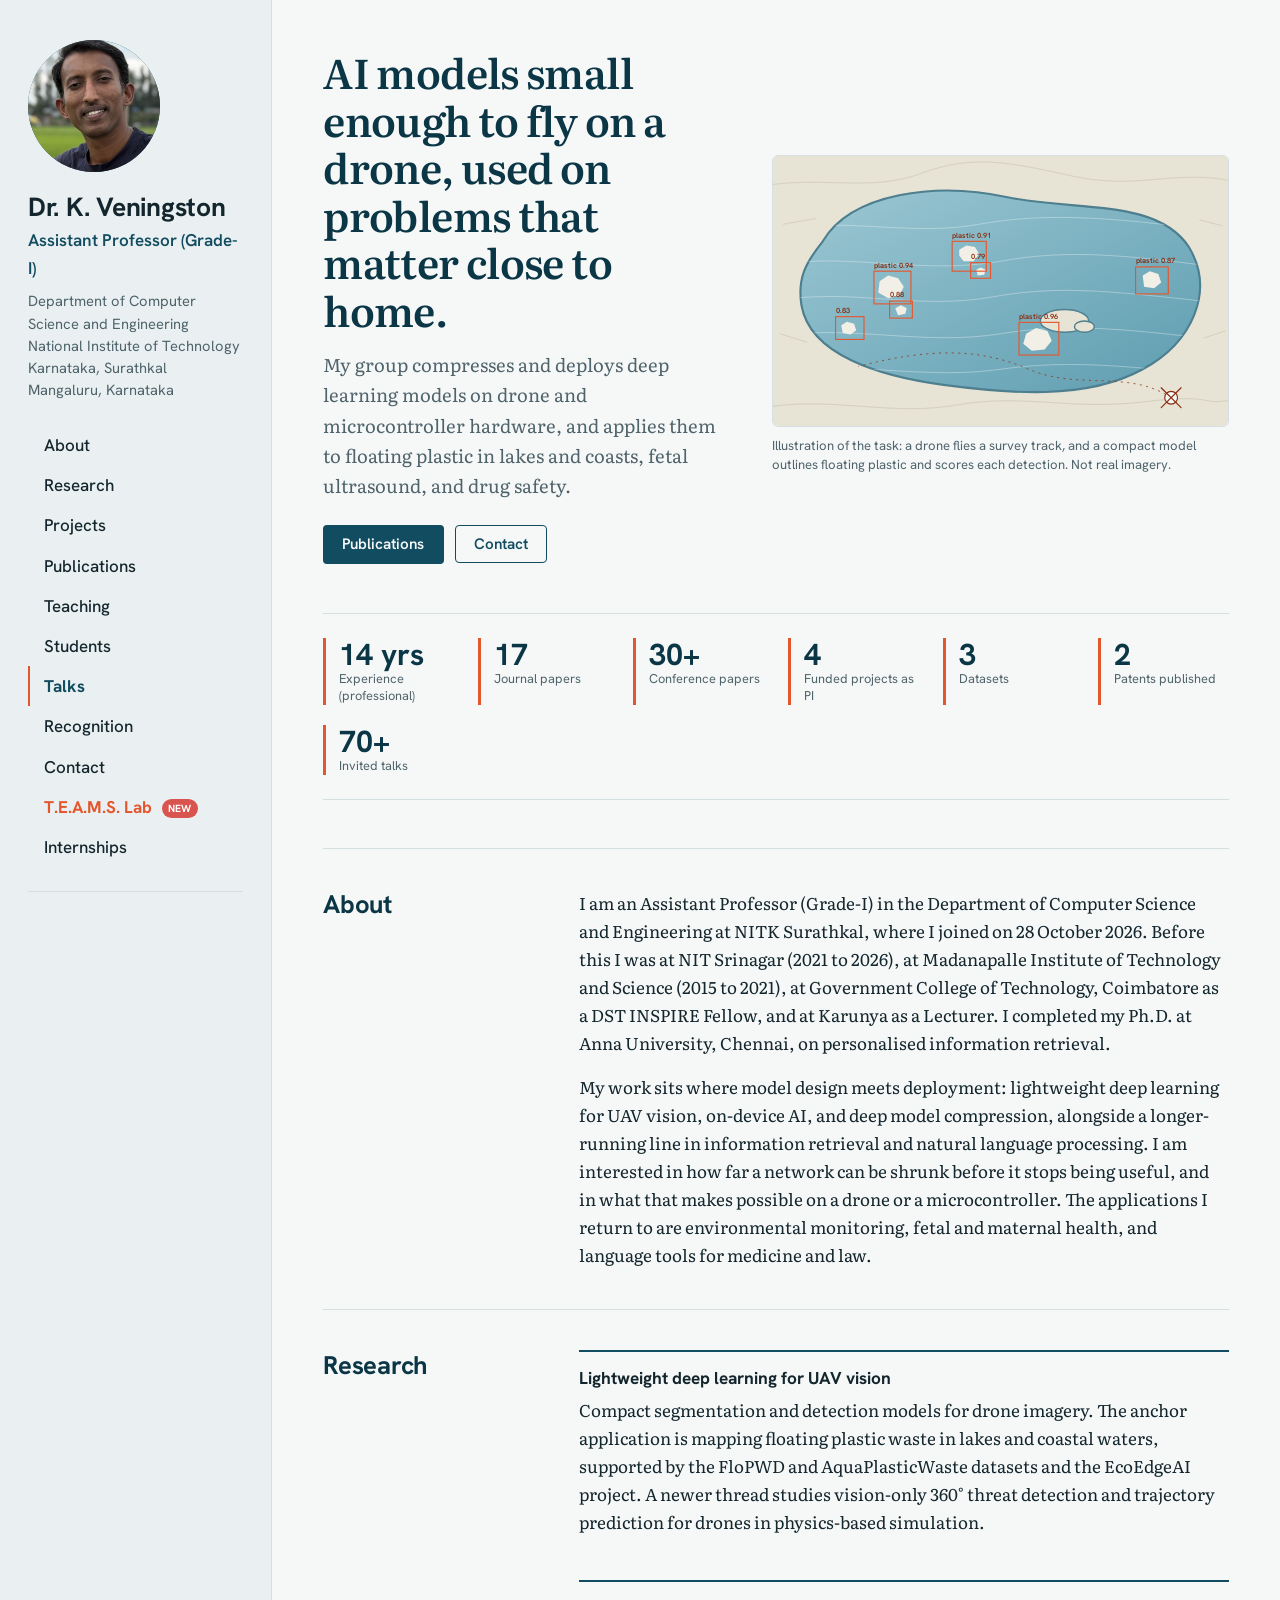
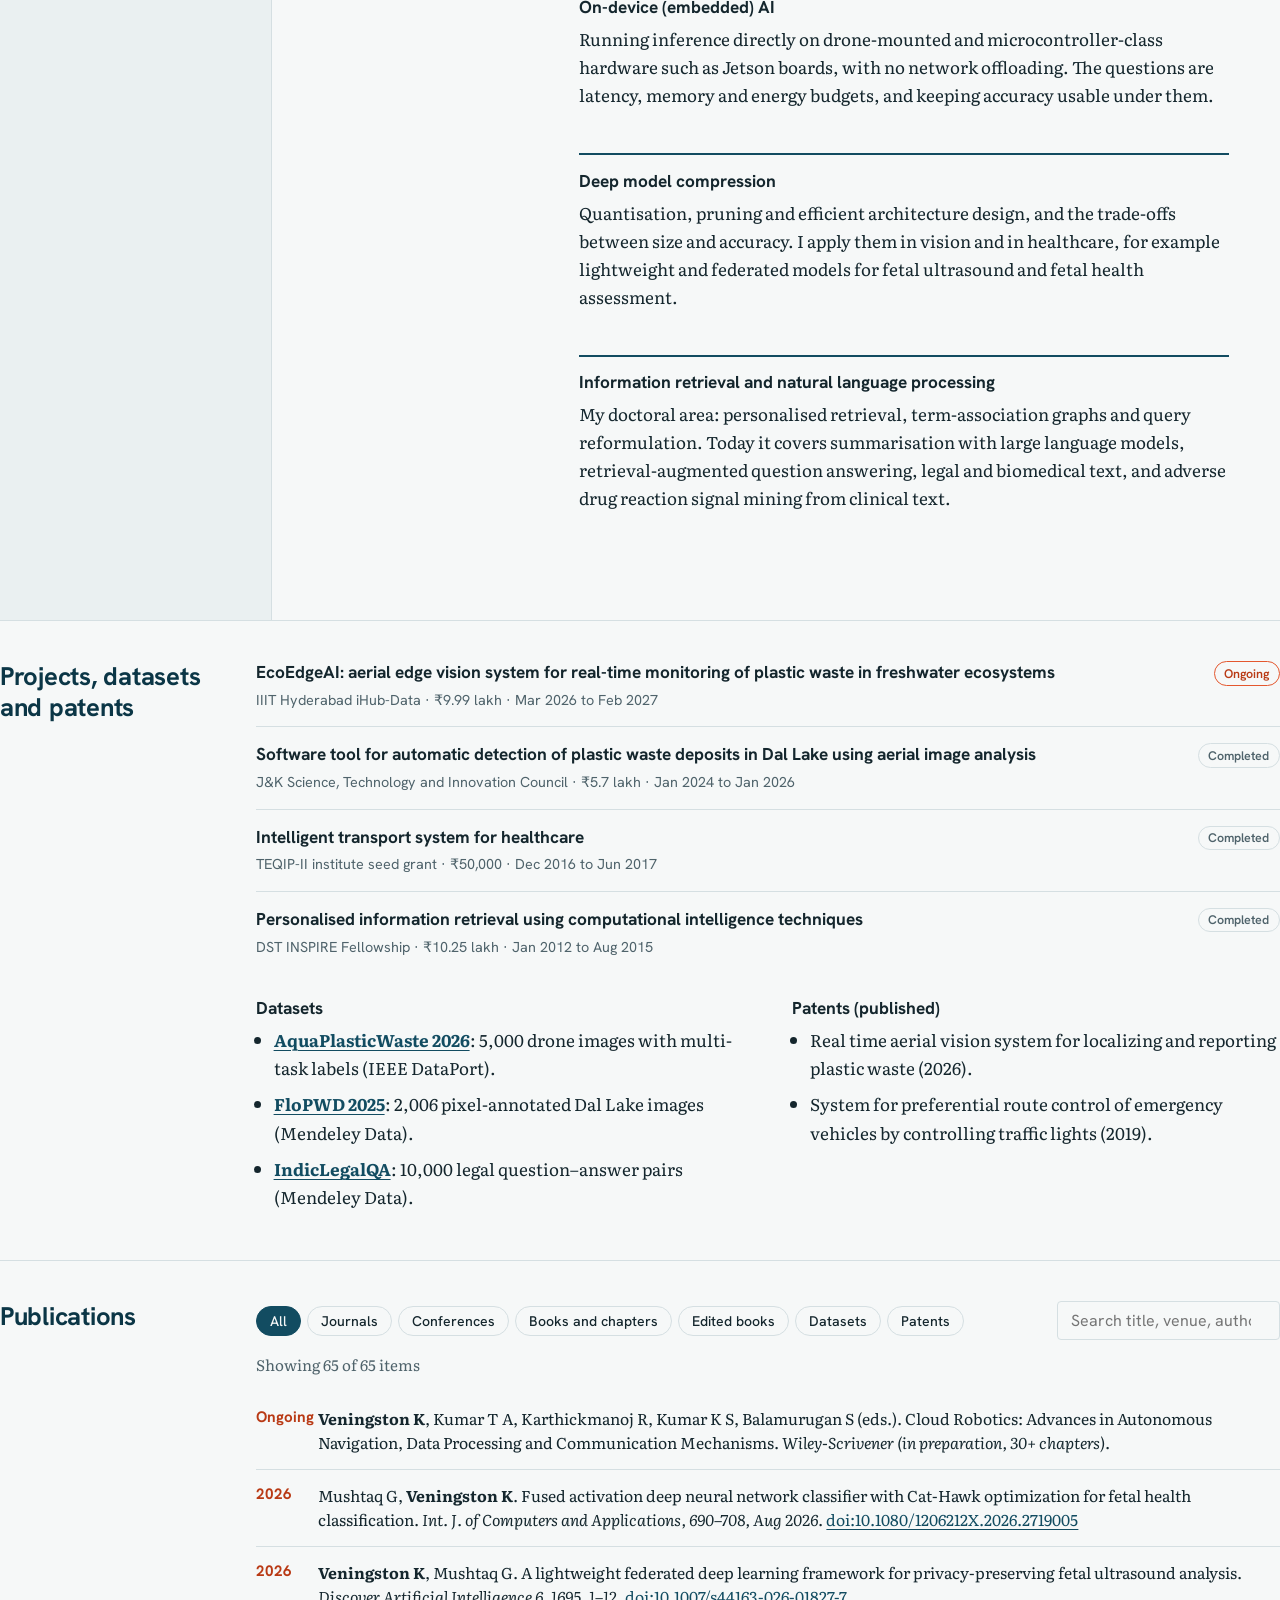
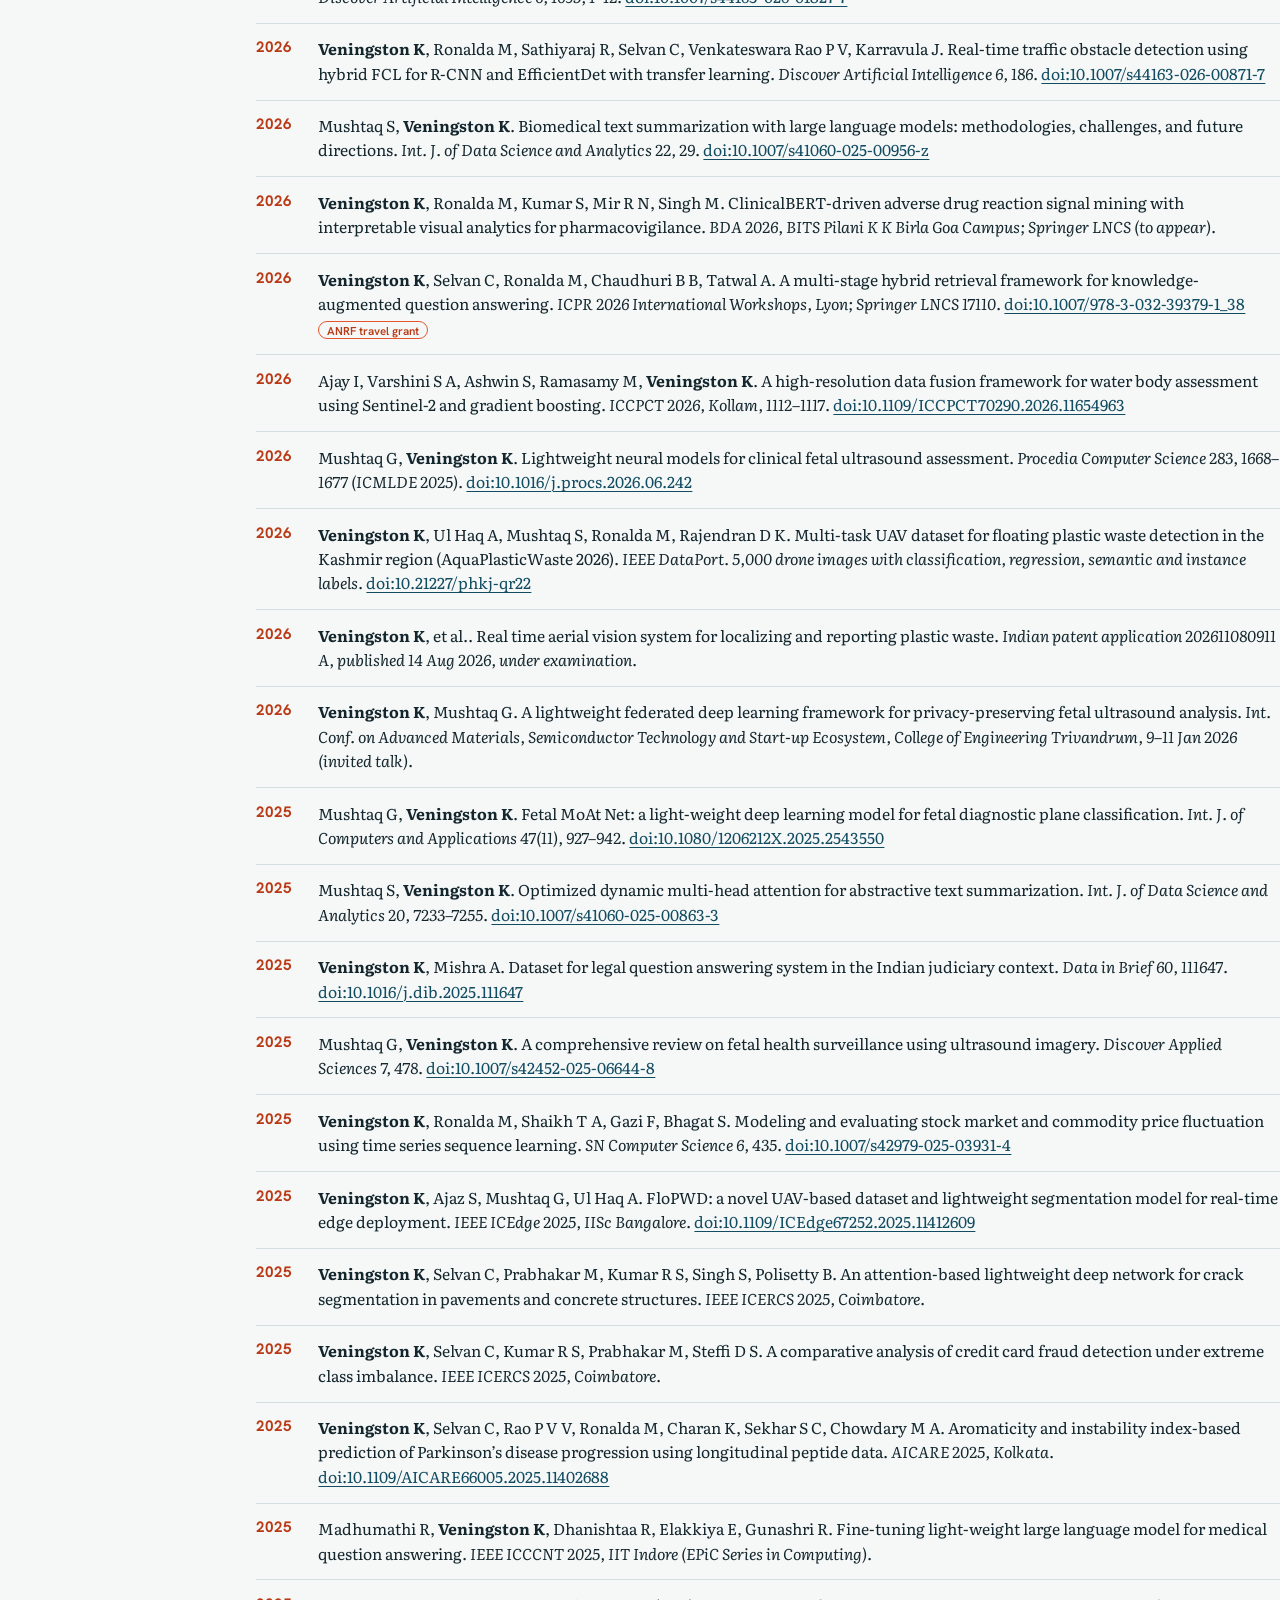
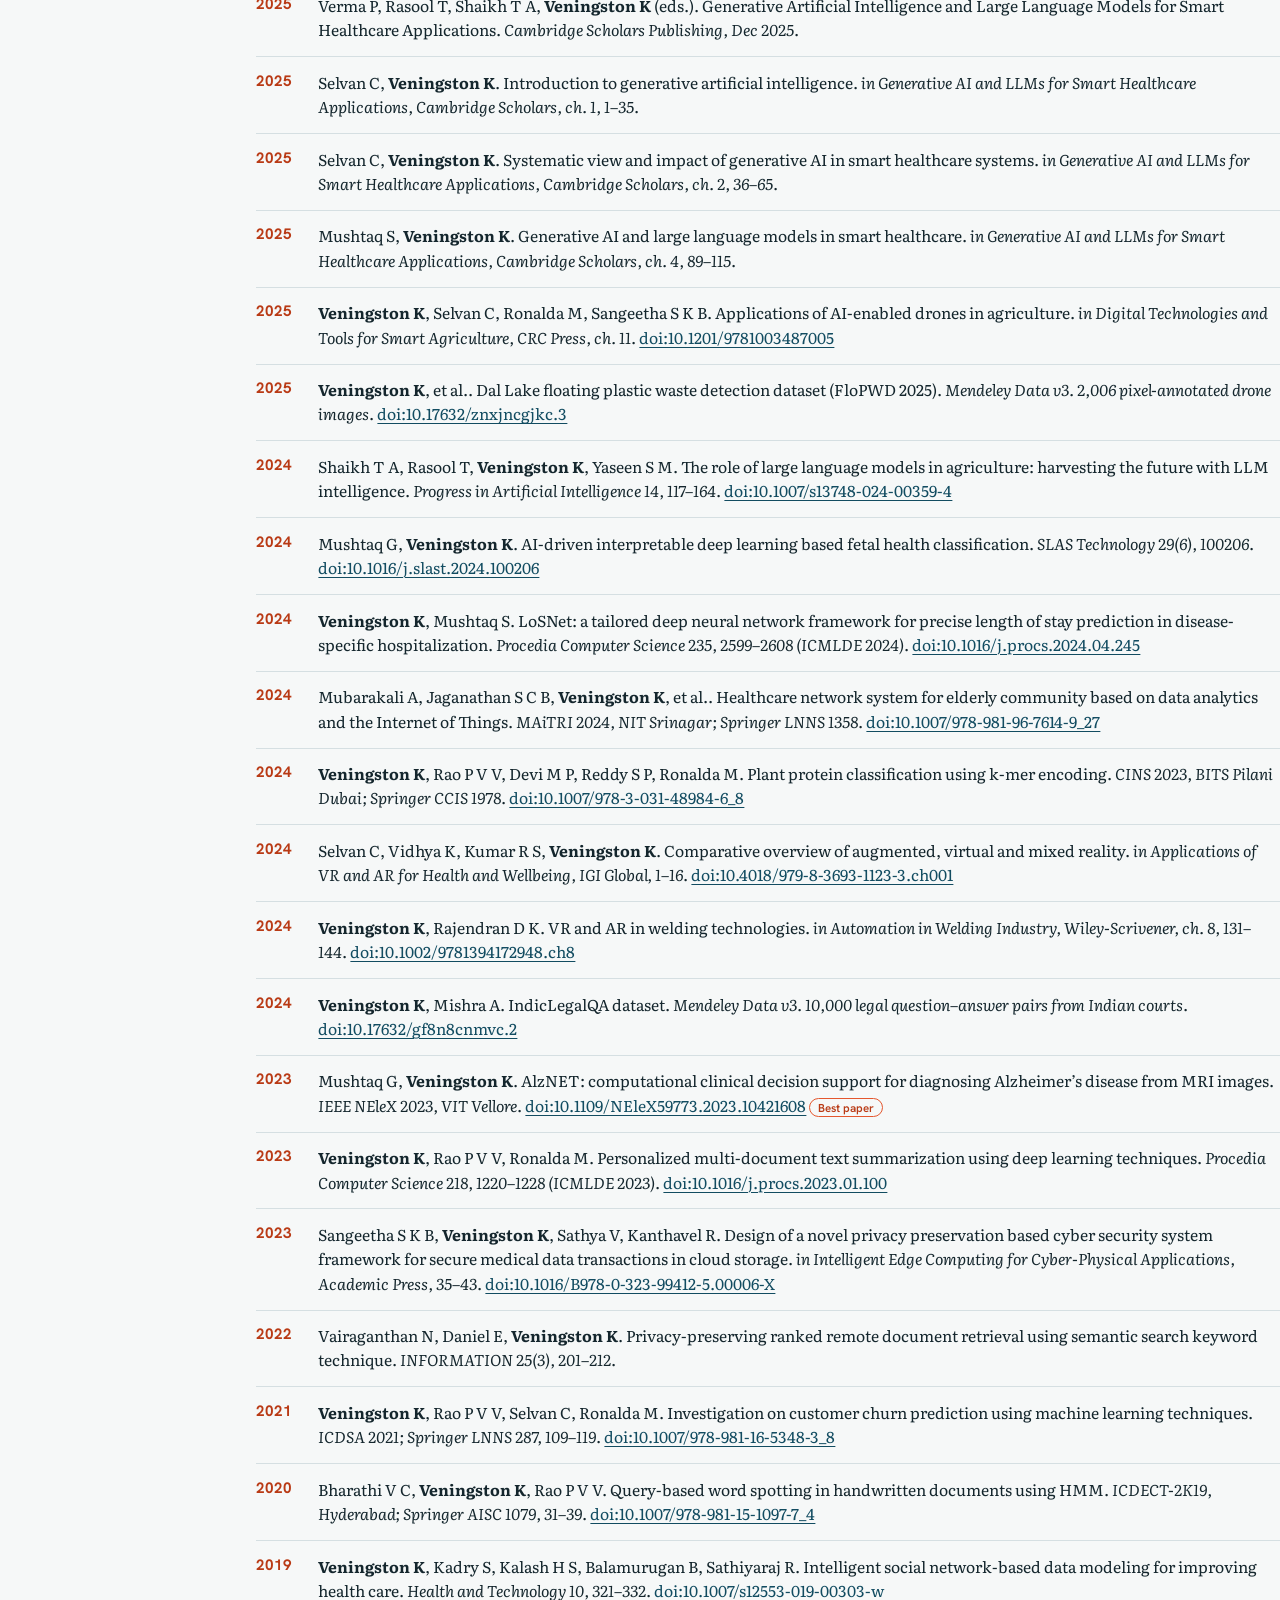
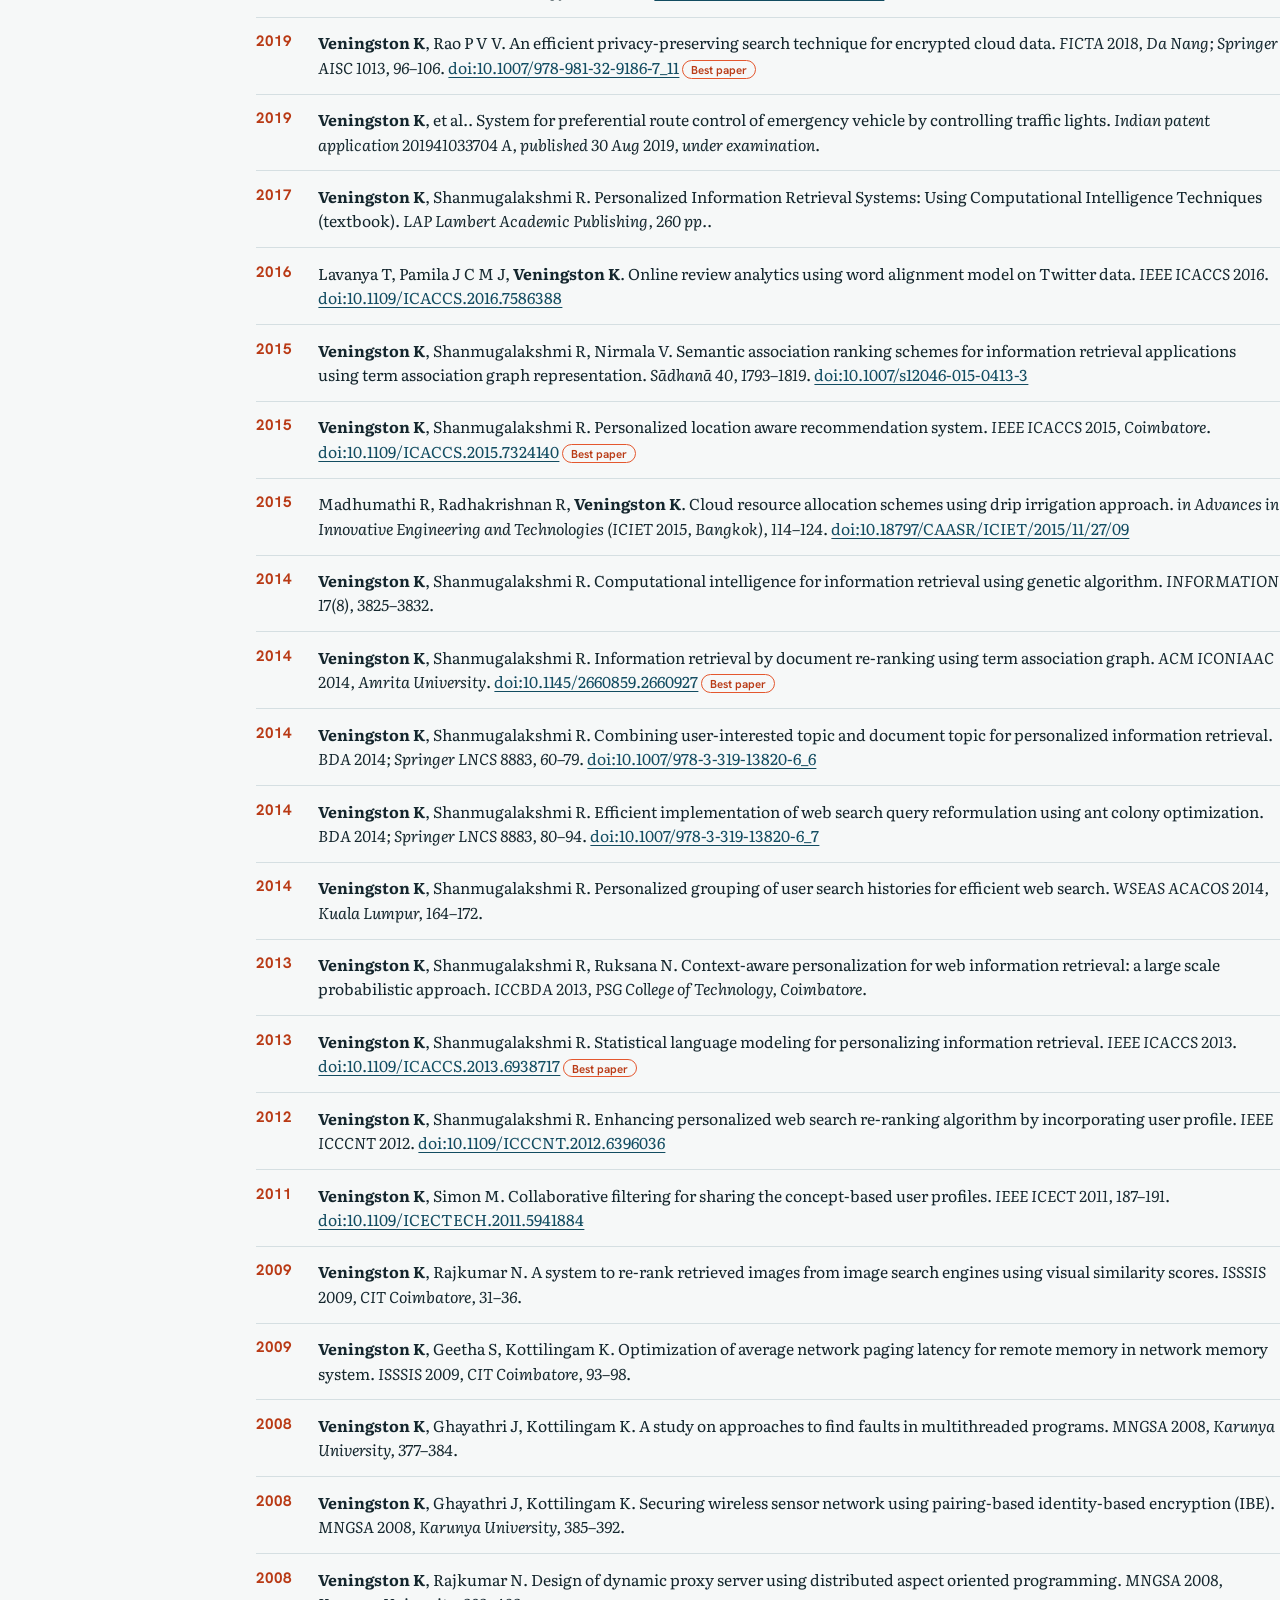
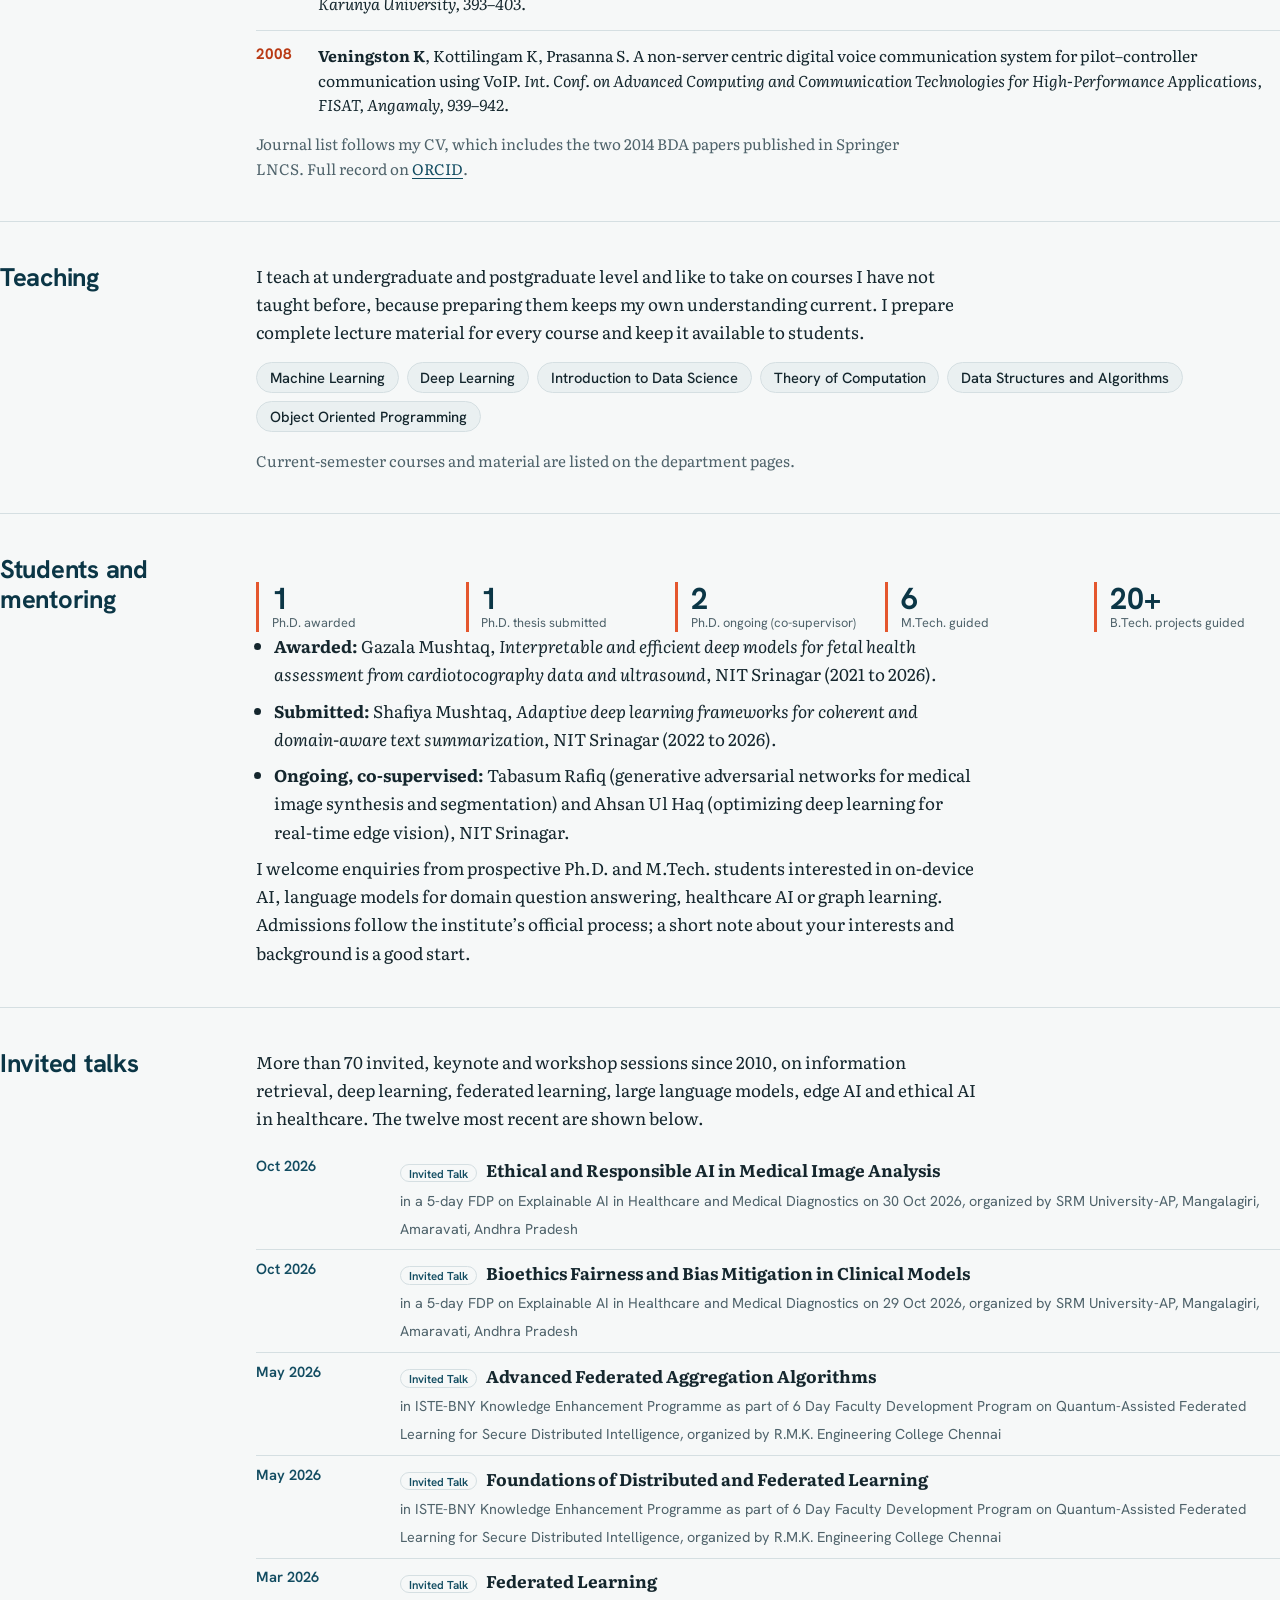
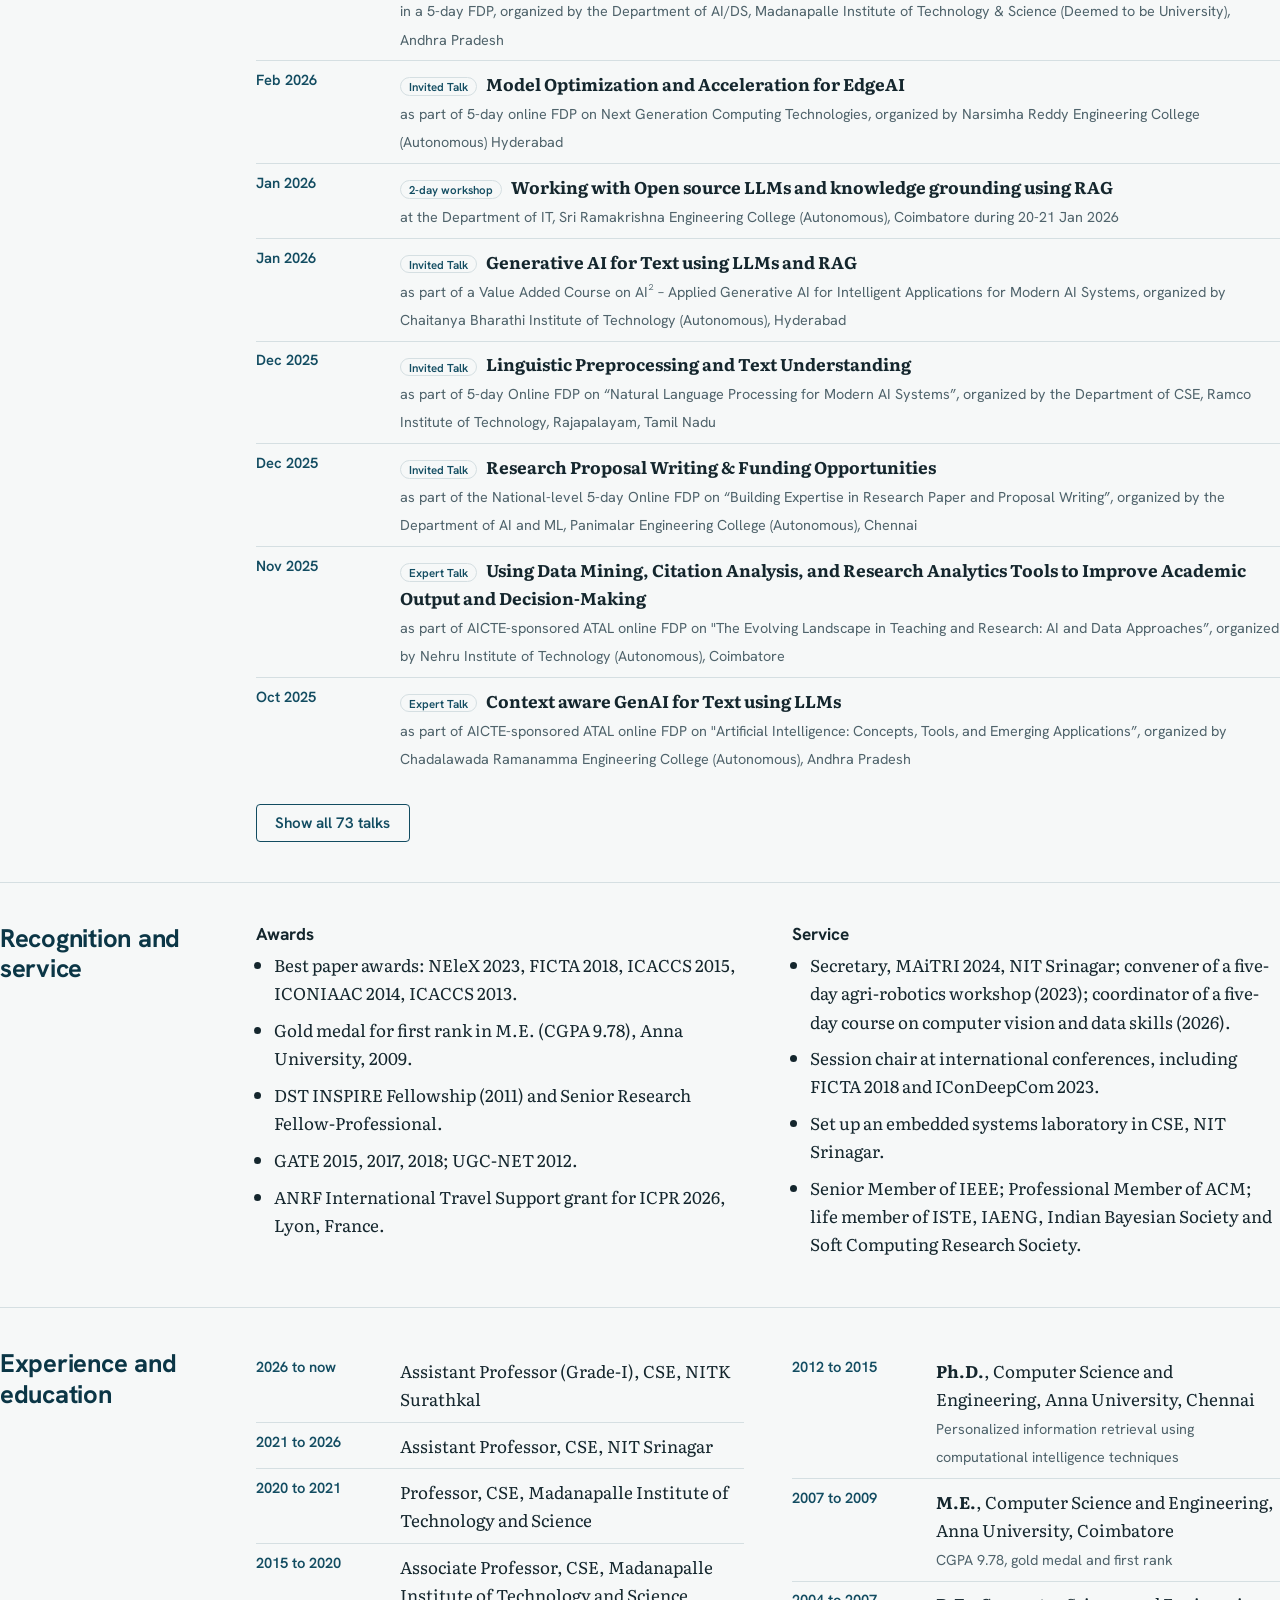
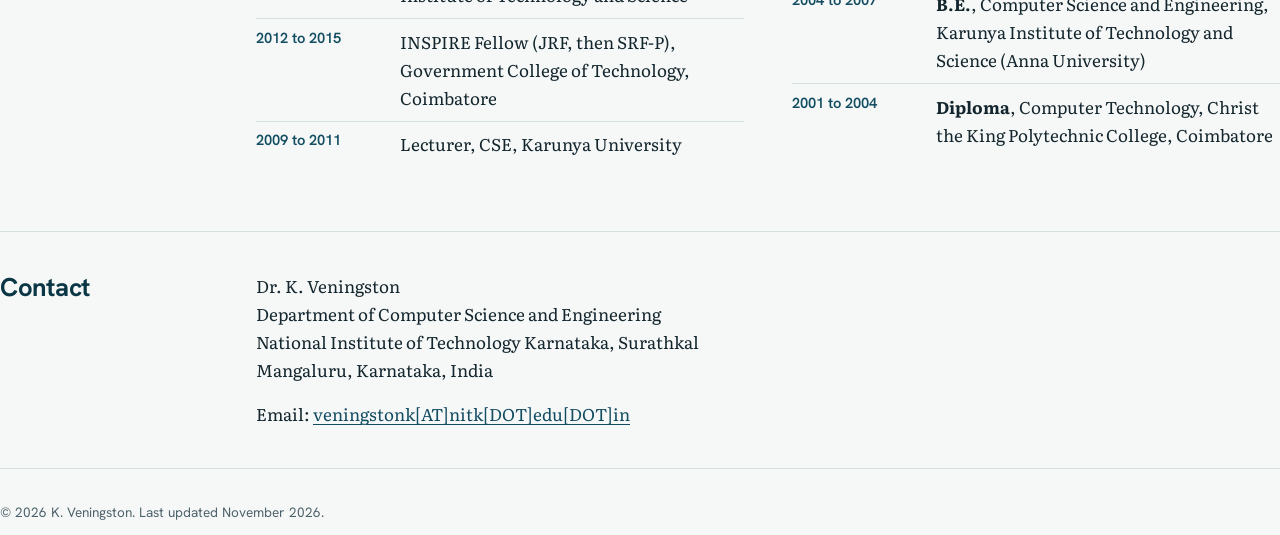
<file: index.html>
<!doctype html>
<html lang="en">
<head>
  <meta charset="utf-8">
  <meta name="viewport" content="width=device-width, initial-scale=1">
  <title>Dr. K. Veningston | Assistant Professor, CSE, NITK Surathkal</title>
  <meta name="description" content="Dr. K. Veningston, Assistant Professor in Computer Science and Engineering at NITK Surathkal. Research on on-device AI and model compression for UAV vision, language models, healthcare AI and graph learning.">
  <meta name="author" content="K. Veningston">
  <meta name="theme-color" content="#124C61">
  <meta property="og:type" content="profile">
  <meta property="og:title" content="Dr. K. Veningston, NITK Surathkal">
  <meta property="og:description" content="AI models small enough to run on a drone, applied to plastic pollution, maternal health and drug safety.">
  <link rel="icon" href="data:image/svg+xml,%3Csvg xmlns='http://www.w3.org/2000/svg' viewBox='0 0 32 32'%3E%3Crect width='32' height='32' rx='6' fill='%23124C61'/%3E%3Cpath d='M7 22 L13 10 L19 20 L22 15 L26 22 Z' fill='%23F6F8F8'/%3E%3C/svg%3E">
  <link rel="preconnect" href="https://fonts.googleapis.com">
  <link rel="preconnect" href="https://fonts.gstatic.com" crossorigin>
  <link href="https://fonts.googleapis.com/css2?family=Hanken+Grotesk:wght@400;500;600;700&family=Literata:ital,opsz,wght@0,7..72,400;0,7..72,600;1,7..72,400&display=swap" rel="stylesheet">
  <link rel="stylesheet" href="assets/css/style.css">
  <script type="application/ld+json">
  {
    "@context": "https://schema.org",
    "@type": "Person",
    "name": "K. Veningston",
    "honorificPrefix": "Dr.",
    "jobTitle": "Assistant Professor",
    "affiliation": {
      "@type": "CollegeOrUniversity",
      "name": "National Institute of Technology Karnataka, Surathkal"
    },
    "sameAs": ["https://orcid.org/0000-0002-8060-5450"],
    "knowsAbout": ["Model compression", "On-device AI", "Computer vision", "Natural language processing", "Federated learning", "Graph neural networks"]
  }
  </script>
</head>
<body>
  <a class="skip" href="#main">Skip to content</a>

  <div class="layout">
    <aside class="side" aria-label="Profile and navigation">
      <div class="side-inner">
        <div class="portrait" id="portrait">
          <img src="assets/img/profile.jpeg" alt="Portrait of Dr. K. Veningston" width="132" height="132" onerror="this.remove()">
          <span class="monogram" aria-hidden="true">KV</span>
        </div>
        <h1 class="name">Dr. K. Veningston</h1>
        <p class="role">Assistant Professor (Grade-I)</p>
        <p class="affil">
          Department of Computer Science and Engineering<br>
          National Institute of Technology Karnataka, Surathkal<br>
          Mangaluru, Karnataka
        </p>

        <nav class="nav" aria-label="Sections">
          <ul>
            <li><a href="#about">About</a></li>
            <li><a href="#research">Research</a></li>
            <li><a href="#projects">Projects</a></li>
            <li><a href="#publications">Publications</a></li>
            <li><a href="#teaching">Teaching</a></li>
            <li><a href="#group">Students</a></li>
            <li><a href="#talks">Talks</a></li>
            <li><a href="#service">Recognition</a></li>
            <li><a href="#contact">Contact</a></li>
            <li>
                <a href="teams-lab.html" class="nav-new">
                  T.E.A.M.S. Lab
                <span class="badge-new">NEW</span>
                </a>
            </li>
            <li><a href="internships.html">Internships</a></li>
          </ul>
        </nav>

        <ul class="ext" aria-label="Profiles">
          <li data-site="scholarUrl" hidden><a rel="me noopener">Google Scholar</a></li>
          <li data-site="scopusUrl" hidden><a rel="me noopener">Scopus</a></li>
          <li><a href="https://orcid.org/0000-0002-8060-5450" rel="me noopener">ORCID</a></li>
          <li data-site="rid" hidden><a rel="me noopener">ResearcherID</a></li>
          <li data-site="s2" hidden><a rel="me noopener">Semantic Scholar</a></li>
          <li data-site="dblp" hidden><a rel="me noopener">DBLP</a></li>
          <li data-site="openreview" hidden><a rel="me noopener">OpenReview</a></li>
          <li data-site="githubUrl" hidden><a rel="me noopener">GitHub</a></li>
          <li data-site="linkedinUrl" hidden><a rel="me noopener">LinkedIn</a></li>
          <li data-site="departmentUrl" hidden><a rel="noopener">Department page</a></li>
        </ul>
      </div>
    </aside>

    <main id="main" class="content">
      <section class="hero" aria-labelledby="hero-title">
        <div class="hero-text">
          <h2 id="hero-title" class="hero-title">AI models small enough to fly on a drone, used on problems that matter close to home.</h2>
          <p class="hero-sub">My group compresses and deploys deep learning models on drone and microcontroller hardware, and applies them to floating plastic in lakes and coasts, fetal ultrasound, and drug safety.</p>
          <p class="hero-cta"><a class="btn" href="#publications">Publications</a> <a class="btn btn-ghost" href="#contact">Contact</a></p>
        </div>
        <figure class="aerial">
          <svg viewBox="0 0 640 380" role="img" aria-labelledby="aerial-t aerial-d" xmlns="http://www.w3.org/2000/svg">
            <title id="aerial-t">Illustration of drone-based plastic detection on a lake</title>
            <desc id="aerial-d">A stylised aerial view of a lake with patches of floating plastic, each outlined by a detection box and labelled with a confidence score.</desc>
            <defs>
              <linearGradient id="water" x1="0" y1="0" x2="1" y2="1">
                <stop offset="0" stop-color="var(--w1)"/>
                <stop offset="1" stop-color="var(--w2)"/>
              </linearGradient>
              <clipPath id="lakeClip">
                <path d="M70 120 C 110 52, 230 36, 330 58 C 430 78, 540 60, 585 128 C 622 190, 590 262, 520 300 C 440 344, 330 334, 240 322 C 150 310, 52 280, 40 210 C 34 172, 46 150, 70 120 Z"/>
              </clipPath>
            </defs>

            <rect width="640" height="380" fill="var(--land)"/>
            <g class="land-marks" stroke="var(--land-line)" stroke-width="1" fill="none" opacity=".55">
              <path d="M0 40 C 80 30, 140 50, 210 24 S 330 8, 420 28 S 560 20, 640 34"/>
              <path d="M0 352 C 90 340, 170 366, 260 350 S 420 358, 520 346 S 600 350, 640 344"/>
              <path d="M14 96 L 60 88 M10 250 L 48 262 M600 90 L 632 98 M606 256 L 636 246"/>
            </g>

            <path d="M70 120 C 110 52, 230 36, 330 58 C 430 78, 540 60, 585 128 C 622 190, 590 262, 520 300 C 440 344, 330 334, 240 322 C 150 310, 52 280, 40 210 C 34 172, 46 150, 70 120 Z" fill="url(#water)" stroke="var(--shore)" stroke-width="3"/>

            <g clip-path="url(#lakeClip)" stroke="var(--ripple)" stroke-width="1" fill="none" opacity=".5">
              <path d="M30 100 C 120 90, 200 112, 290 96 S 470 84, 640 108"/>
              <path d="M30 150 C 120 140, 220 166, 320 148 S 500 140, 640 158"/>
              <path d="M30 200 C 130 190, 210 216, 310 198 S 490 192, 640 208"/>
              <path d="M30 250 C 130 242, 220 266, 320 250 S 500 244, 640 260"/>
              <path d="M30 300 C 130 292, 220 314, 320 300 S 500 296, 640 310"/>
            </g>

            <!-- island / houseboat cluster -->
            <g fill="var(--land)" stroke="var(--shore)" stroke-width="2">
              <ellipse cx="410" cy="232" rx="34" ry="16"/>
              <ellipse cx="438" cy="240" rx="14" ry="8"/>
            </g>

            <!-- plastic patches -->
            <g class="plastic" fill="var(--plastic)">
              <path d="M150 176 l12 -8 l14 4 l8 12 l-6 12 l-16 4 l-14 -8 z"/>
              <path d="M172 214 l8 -4 l8 4 l-2 8 l-10 2 z"/>
              <path d="M262 132 l10 -6 l12 2 l6 10 l-8 10 l-14 0 l-6 -8 z"/>
              <path d="M286 160 l6 -3 l7 3 l-2 7 l-9 1 z"/>
              <path d="M356 250 l14 -8 l16 4 l6 14 l-10 12 l-18 2 l-12 -10 z"/>
              <path d="M520 168 l10 -6 l12 4 l4 12 l-10 8 l-14 -2 z"/>
              <path d="M96 238 l8 -5 l10 3 l3 9 l-8 6 l-11 -2 z"/>
            </g>

            <!-- detection boxes: drawn once on load -->
            <g class="boxes" fill="none" stroke="var(--box)" stroke-width="1.6">
              <rect pathLength="100" x="142" y="162" width="52" height="46" />
              <rect pathLength="100" x="164" y="204" width="32" height="24" />
              <rect pathLength="100" x="252" y="120" width="48" height="42" />
              <rect pathLength="100" x="278" y="150" width="28" height="22" />
              <rect pathLength="100" x="346" y="234" width="56" height="46" />
              <rect pathLength="100" x="510" y="156" width="46" height="38" />
              <rect pathLength="100" x="88" y="226" width="40" height="32" />
            </g>
            <g class="labels" font-family="Hanken Grotesk, system-ui, sans-serif" font-size="10.5" font-weight="600" fill="var(--box-label)">
              <text x="142" y="157">plastic 0.94</text>
              <text x="164" y="199">0.88</text>
              <text x="252" y="115">plastic 0.91</text>
              <text x="278" y="145">0.79</text>
              <text x="346" y="229">plastic 0.96</text>
              <text x="510" y="151">plastic 0.87</text>
              <text x="88" y="221">0.83</text>
            </g>

            <!-- survey track -->
            <path d="M560 340 C 500 300, 430 330, 360 300 S 220 270, 120 296" fill="none" stroke="var(--box-label)" stroke-width="1.4" stroke-dasharray="3 6" opacity=".7"/>
            <g transform="translate(560 340)">
              <circle r="9" fill="var(--paper)" stroke="var(--box-label)" stroke-width="1.6"/>
              <path d="M-14 -14 L14 14 M14 -14 L-14 14" stroke="var(--box-label)" stroke-width="1.6" stroke-linecap="round"/>
            </g>
          </svg>
          <figcaption>Illustration of the task: a drone flies a survey track, and a compact model outlines floating plastic and scores each detection. Not real imagery.</figcaption>
        </figure>
      </section>

      <dl class="facts strip" aria-label="Summary">
        <div><dt>Experience (professional)</dt><dd>14 yrs</dd></div>
        <div><dt>Journal papers</dt><dd>17</dd></div>
        <div><dt>Conference papers</dt><dd>30+</dd></div>
        <div><dt>Funded projects as PI</dt><dd>4</dd></div>
        <div><dt>Datasets</dt><dd>3</dd></div>
        <div><dt>Patents published</dt><dd>2</dd></div>
        <div><dt>Invited talks</dt><dd>70+</dd></div>
      </dl>

      <section id="about" class="block" aria-labelledby="h-about">
        <h2 id="h-about">About</h2>
        <div class="body cols-2">
          <p>I am an Assistant Professor (Grade-I) in the Department of Computer Science and Engineering at NITK Surathkal, where I joined on 28 October 2026. Before this I was at NIT Srinagar (2021 to 2026), at Madanapalle Institute of Technology and Science (2015 to 2021), at Government College of Technology, Coimbatore as a DST INSPIRE Fellow, and at Karunya as a Lecturer. I completed my Ph.D. at Anna University, Chennai, on personalised information retrieval.</p>
          <p>My work sits where model design meets deployment: lightweight deep learning for UAV vision, on-device AI, and deep model compression, alongside a longer-running line in information retrieval and natural language processing. I am interested in how far a network can be shrunk before it stops being useful, and in what that makes possible on a drone or a microcontroller. The applications I return to are environmental monitoring, fetal and maternal health, and language tools for medicine and law.</p>
        </div>
      </section>

      <section id="research" class="block" aria-labelledby="h-research">
        <h2 id="h-research">Research</h2>
        <div class="body">
          <div class="grid-2">
            <article class="area"><h3>Lightweight deep learning for UAV vision</h3><p>Compact segmentation and detection models for drone imagery. The anchor application is mapping floating plastic waste in lakes and coastal waters, supported by the FloPWD and AquaPlasticWaste datasets and the EcoEdgeAI project. A newer thread studies vision-only 360° threat detection and trajectory prediction for drones in physics-based simulation.</p></article>
            <article class="area"><h3>On-device (embedded) AI</h3><p>Running inference directly on drone-mounted and microcontroller-class hardware such as Jetson boards, with no network offloading. The questions are latency, memory and energy budgets, and keeping accuracy usable under them.</p></article>
            <article class="area"><h3>Deep model compression</h3><p>Quantisation, pruning and efficient architecture design, and the trade-offs between size and accuracy. I apply them in vision and in healthcare, for example lightweight and federated models for fetal ultrasound and fetal health assessment.</p></article>
            <article class="area"><h3>Information retrieval and natural language processing</h3><p>My doctoral area: personalised retrieval, term-association graphs and query reformulation. Today it covers summarisation with large language models, retrieval-augmented question answering, legal and biomedical text, and adverse drug reaction signal mining from clinical text.</p></article>
          </div>
        </div>
        </div>
      </section>

      <section id="projects" class="block" aria-labelledby="h-projects">
        <h2 id="h-projects">Projects, datasets and patents</h2>
        <div class="body">
          <ol class="rows projects">
            <li><div class="row-main"><h3>EcoEdgeAI: aerial edge vision system for real-time monitoring of plastic waste in freshwater ecosystems</h3><p class="meta">IIIT Hyderabad iHub-Data · ₹9.99 lakh · Mar 2026 to Feb 2027</p></div><span class="tag tag-live">Ongoing</span></li>
            <li><div class="row-main"><h3>Software tool for automatic detection of plastic waste deposits in Dal Lake using aerial image analysis</h3><p class="meta">J&amp;K Science, Technology and Innovation Council · ₹5.7 lakh · Jan 2024 to Jan 2026</p></div><span class="tag">Completed</span></li>
            <li><div class="row-main"><h3>Intelligent transport system for healthcare</h3><p class="meta">TEQIP-II institute seed grant · ₹50,000 · Dec 2016 to Jun 2017</p></div><span class="tag">Completed</span></li>
            <li><div class="row-main"><h3>Personalised information retrieval using computational intelligence techniques</h3><p class="meta">DST INSPIRE Fellowship · ₹10.25 lakh · Jan 2012 to Aug 2015</p></div><span class="tag">Completed</span></li>
          </ol>
          <div class="grid-2 tight">
            <div><h3 class="sub">Datasets</h3><ul class="plain">
              <li><a href="https://doi.org/10.21227/phkj-qr22"><strong>AquaPlasticWaste 2026</strong></a>: 5,000 drone images with multi-task labels (IEEE DataPort).</li>
              <li><a href="https://doi.org/10.17632/znxjncgjkc.3"><strong>FloPWD 2025</strong></a>: 2,006 pixel-annotated Dal Lake images (Mendeley Data).</li>
              <li><a href="https://doi.org/10.17632/gf8n8cnmvc.2"><strong>IndicLegalQA</strong></a>: 10,000 legal question–answer pairs (Mendeley Data).</li></ul></div>
            <div><h3 class="sub">Patents (published)</h3><ul class="plain">
              <li>Real time aerial vision system for localizing and reporting plastic waste (2026).</li>
              <li>System for preferential route control of emergency vehicles by controlling traffic lights (2019).</li></ul></div>
          </div>
        </div>
      </section>

      <section id="publications" class="block" aria-labelledby="h-pubs">
        <h2 id="h-pubs">Publications</h2>
        <div class="body">
          <div class="tools">
            <div class="chips-row" role="group" aria-label="Filter by type"><button type="button" class="chip" data-f="all" aria-pressed="true">All</button><button type="button" class="chip" data-f="journal" aria-pressed="false">Journals</button><button type="button" class="chip" data-f="conference" aria-pressed="false">Conferences</button><button type="button" class="chip" data-f="chapter" aria-pressed="false">Books and chapters</button><button type="button" class="chip" data-f="edited" aria-pressed="false">Edited books</button><button type="button" class="chip" data-f="dataset" aria-pressed="false">Datasets</button><button type="button" class="chip" data-f="patent" aria-pressed="false">Patents</button></div>
            <label class="search"><span class="sr">Search publications</span><input id="q" type="search" placeholder="Search title, venue, author" autocomplete="off"></label>
          </div>
          <p class="note" id="count" aria-live="polite"></p>
          <ol class="pubs" id="publist">
<li data-type="edited"><span class="yr">Ongoing</span><p><strong>Veningston K</strong>, Kumar T A, Karthickmanoj R, Kumar K S, Balamurugan S (eds.). Cloud Robotics: Advances in Autonomous Navigation, Data Processing and Communication Mechanisms. <em>Wiley-Scrivener (in preparation, 30+ chapters)</em>.</p></li>
<li data-type="journal"><span class="yr">2026</span><p>Mushtaq G, <strong>Veningston K</strong>. Fused activation deep neural network classifier with Cat-Hawk optimization for fetal health classification. <em>Int. J. of Computers and Applications, 690–708, Aug 2026</em>. <a href="https://doi.org/10.1080/1206212X.2026.2719005">doi:10.1080/1206212X.2026.2719005</a></p></li>
<li data-type="journal"><span class="yr">2026</span><p><strong>Veningston K</strong>, Mushtaq G. A lightweight federated deep learning framework for privacy-preserving fetal ultrasound analysis. <em>Discover Artificial Intelligence 6, 1695, 1–12</em>. <a href="https://doi.org/10.1007/s44163-026-01827-7">doi:10.1007/s44163-026-01827-7</a></p></li>
<li data-type="journal"><span class="yr">2026</span><p><strong>Veningston K</strong>, Ronalda M, Sathiyaraj R, Selvan C, Venkateswara Rao P V, Karravula J. Real-time traffic obstacle detection using hybrid FCL for R-CNN and EfficientDet with transfer learning. <em>Discover Artificial Intelligence 6, 186</em>. <a href="https://doi.org/10.1007/s44163-026-00871-7">doi:10.1007/s44163-026-00871-7</a></p></li>
<li data-type="journal"><span class="yr">2026</span><p>Mushtaq S, <strong>Veningston K</strong>. Biomedical text summarization with large language models: methodologies, challenges, and future directions. <em>Int. J. of Data Science and Analytics 22, 29</em>. <a href="https://doi.org/10.1007/s41060-025-00956-z">doi:10.1007/s41060-025-00956-z</a></p></li>
<li data-type="conference"><span class="yr">2026</span><p><strong>Veningston K</strong>, Ronalda M, Kumar S, Mir R N, Singh M. ClinicalBERT-driven adverse drug reaction signal mining with interpretable visual analytics for pharmacovigilance. <em>BDA 2026, BITS Pilani K K Birla Goa Campus; Springer LNCS (to appear)</em>.</p></li>
<li data-type="conference"><span class="yr">2026</span><p><strong>Veningston K</strong>, Selvan C, Ronalda M, Chaudhuri B B, Tatwal A. A multi-stage hybrid retrieval framework for knowledge-augmented question answering. <em>ICPR 2026 International Workshops, Lyon; Springer LNCS 17110</em>. <a href="https://doi.org/10.1007/978-3-032-39379-1_38">doi:10.1007/978-3-032-39379-1_38</a> <span class="badge">ANRF travel grant</span></p></li>
<li data-type="conference"><span class="yr">2026</span><p>Ajay I, Varshini S A, Ashwin S, Ramasamy M, <strong>Veningston K</strong>. A high-resolution data fusion framework for water body assessment using Sentinel-2 and gradient boosting. <em>ICCPCT 2026, Kollam, 1112–1117</em>. <a href="https://doi.org/10.1109/ICCPCT70290.2026.11654963">doi:10.1109/ICCPCT70290.2026.11654963</a></p></li>
<li data-type="conference"><span class="yr">2026</span><p>Mushtaq G, <strong>Veningston K</strong>. Lightweight neural models for clinical fetal ultrasound assessment. <em>Procedia Computer Science 283, 1668–1677 (ICMLDE 2025)</em>. <a href="https://doi.org/10.1016/j.procs.2026.06.242">doi:10.1016/j.procs.2026.06.242</a></p></li>
<li data-type="dataset"><span class="yr">2026</span><p><strong>Veningston K</strong>, Ul Haq A, Mushtaq S, Ronalda M, Rajendran D K. Multi-task UAV dataset for floating plastic waste detection in the Kashmir region (AquaPlasticWaste 2026). <em>IEEE DataPort. 5,000 drone images with classification, regression, semantic and instance labels</em>. <a href="https://doi.org/10.21227/phkj-qr22">doi:10.21227/phkj-qr22</a></p></li>
<li data-type="patent"><span class="yr">2026</span><p><strong>Veningston K</strong>, et al.. Real time aerial vision system for localizing and reporting plastic waste. <em>Indian patent application 202611080911 A, published 14 Aug 2026, under examination</em>.</p></li>
<li data-type="conference"><span class="yr">2026</span><p><strong>Veningston K</strong>, Mushtaq G. A lightweight federated deep learning framework for privacy-preserving fetal ultrasound analysis. <em>Int. Conf. on Advanced Materials, Semiconductor Technology and Start-up Ecosystem, College of Engineering Trivandrum, 9–11 Jan 2026 (invited talk)</em>.</p></li>
<li data-type="journal"><span class="yr">2025</span><p>Mushtaq G, <strong>Veningston K</strong>. Fetal MoAt Net: a light-weight deep learning model for fetal diagnostic plane classification. <em>Int. J. of Computers and Applications 47(11), 927–942</em>. <a href="https://doi.org/10.1080/1206212X.2025.2543550">doi:10.1080/1206212X.2025.2543550</a></p></li>
<li data-type="journal"><span class="yr">2025</span><p>Mushtaq S, <strong>Veningston K</strong>. Optimized dynamic multi-head attention for abstractive text summarization. <em>Int. J. of Data Science and Analytics 20, 7233–7255</em>. <a href="https://doi.org/10.1007/s41060-025-00863-3">doi:10.1007/s41060-025-00863-3</a></p></li>
<li data-type="journal"><span class="yr">2025</span><p><strong>Veningston K</strong>, Mishra A. Dataset for legal question answering system in the Indian judiciary context. <em>Data in Brief 60, 111647</em>. <a href="https://doi.org/10.1016/j.dib.2025.111647">doi:10.1016/j.dib.2025.111647</a></p></li>
<li data-type="journal"><span class="yr">2025</span><p>Mushtaq G, <strong>Veningston K</strong>. A comprehensive review on fetal health surveillance using ultrasound imagery. <em>Discover Applied Sciences 7, 478</em>. <a href="https://doi.org/10.1007/s42452-025-06644-8">doi:10.1007/s42452-025-06644-8</a></p></li>
<li data-type="journal"><span class="yr">2025</span><p><strong>Veningston K</strong>, Ronalda M, Shaikh T A, Gazi F, Bhagat S. Modeling and evaluating stock market and commodity price fluctuation using time series sequence learning. <em>SN Computer Science 6, 435</em>. <a href="https://doi.org/10.1007/s42979-025-03931-4">doi:10.1007/s42979-025-03931-4</a></p></li>
<li data-type="conference"><span class="yr">2025</span><p><strong>Veningston K</strong>, Ajaz S, Mushtaq G, Ul Haq A. FloPWD: a novel UAV-based dataset and lightweight segmentation model for real-time edge deployment. <em>IEEE ICEdge 2025, IISc Bangalore</em>. <a href="https://doi.org/10.1109/ICEdge67252.2025.11412609">doi:10.1109/ICEdge67252.2025.11412609</a></p></li>
<li data-type="conference"><span class="yr">2025</span><p><strong>Veningston K</strong>, Selvan C, Prabhakar M, Kumar R S, Singh S, Polisetty B. An attention-based lightweight deep network for crack segmentation in pavements and concrete structures. <em>IEEE ICERCS 2025, Coimbatore</em>.</p></li>
<li data-type="conference"><span class="yr">2025</span><p><strong>Veningston K</strong>, Selvan C, Kumar R S, Prabhakar M, Steffi D S. A comparative analysis of credit card fraud detection under extreme class imbalance. <em>IEEE ICERCS 2025, Coimbatore</em>.</p></li>
<li data-type="conference"><span class="yr">2025</span><p><strong>Veningston K</strong>, Selvan C, Rao P V V, Ronalda M, Charan K, Sekhar S C, Chowdary M A. Aromaticity and instability index-based prediction of Parkinson’s disease progression using longitudinal peptide data. <em>AICARE 2025, Kolkata</em>. <a href="https://doi.org/10.1109/AICARE66005.2025.11402688">doi:10.1109/AICARE66005.2025.11402688</a></p></li>
<li data-type="conference"><span class="yr">2025</span><p>Madhumathi R, <strong>Veningston K</strong>, Dhanishtaa R, Elakkiya E, Gunashri R. Fine-tuning light-weight large language model for medical question answering. <em>IEEE ICCCNT 2025, IIT Indore (EPiC Series in Computing)</em>.</p></li>
<li data-type="edited"><span class="yr">2025</span><p>Verma P, Rasool T, Shaikh T A, <strong>Veningston K</strong> (eds.). Generative Artificial Intelligence and Large Language Models for Smart Healthcare Applications. <em>Cambridge Scholars Publishing, Dec 2025</em>.</p></li>
<li data-type="chapter"><span class="yr">2025</span><p>Selvan C, <strong>Veningston K</strong>. Introduction to generative artificial intelligence. <em>in Generative AI and LLMs for Smart Healthcare Applications, Cambridge Scholars, ch. 1, 1–35</em>.</p></li>
<li data-type="chapter"><span class="yr">2025</span><p>Selvan C, <strong>Veningston K</strong>. Systematic view and impact of generative AI in smart healthcare systems. <em>in Generative AI and LLMs for Smart Healthcare Applications, Cambridge Scholars, ch. 2, 36–65</em>.</p></li>
<li data-type="chapter"><span class="yr">2025</span><p>Mushtaq S, <strong>Veningston K</strong>. Generative AI and large language models in smart healthcare. <em>in Generative AI and LLMs for Smart Healthcare Applications, Cambridge Scholars, ch. 4, 89–115</em>.</p></li>
<li data-type="chapter"><span class="yr">2025</span><p><strong>Veningston K</strong>, Selvan C, Ronalda M, Sangeetha S K B. Applications of AI-enabled drones in agriculture. <em>in Digital Technologies and Tools for Smart Agriculture, CRC Press, ch. 11</em>. <a href="https://doi.org/10.1201/9781003487005">doi:10.1201/9781003487005</a></p></li>
<li data-type="dataset"><span class="yr">2025</span><p><strong>Veningston K</strong>, et al.. Dal Lake floating plastic waste detection dataset (FloPWD 2025). <em>Mendeley Data v3. 2,006 pixel-annotated drone images</em>. <a href="https://doi.org/10.17632/znxjncgjkc.3">doi:10.17632/znxjncgjkc.3</a></p></li>
<li data-type="journal"><span class="yr">2024</span><p>Shaikh T A, Rasool T, <strong>Veningston K</strong>, Yaseen S M. The role of large language models in agriculture: harvesting the future with LLM intelligence. <em>Progress in Artificial Intelligence 14, 117–164</em>. <a href="https://doi.org/10.1007/s13748-024-00359-4">doi:10.1007/s13748-024-00359-4</a></p></li>
<li data-type="journal"><span class="yr">2024</span><p>Mushtaq G, <strong>Veningston K</strong>. AI-driven interpretable deep learning based fetal health classification. <em>SLAS Technology 29(6), 100206</em>. <a href="https://doi.org/10.1016/j.slast.2024.100206">doi:10.1016/j.slast.2024.100206</a></p></li>
<li data-type="conference"><span class="yr">2024</span><p><strong>Veningston K</strong>, Mushtaq S. LoSNet: a tailored deep neural network framework for precise length of stay prediction in disease-specific hospitalization. <em>Procedia Computer Science 235, 2599–2608 (ICMLDE 2024)</em>. <a href="https://doi.org/10.1016/j.procs.2024.04.245">doi:10.1016/j.procs.2024.04.245</a></p></li>
<li data-type="conference"><span class="yr">2024</span><p>Mubarakali A, Jaganathan S C B, <strong>Veningston K</strong>, et al.. Healthcare network system for elderly community based on data analytics and the Internet of Things. <em>MAiTRI 2024, NIT Srinagar; Springer LNNS 1358</em>. <a href="https://doi.org/10.1007/978-981-96-7614-9_27">doi:10.1007/978-981-96-7614-9_27</a></p></li>
<li data-type="conference"><span class="yr">2024</span><p><strong>Veningston K</strong>, Rao P V V, Devi M P, Reddy S P, Ronalda M. Plant protein classification using k-mer encoding. <em>CINS 2023, BITS Pilani Dubai; Springer CCIS 1978</em>. <a href="https://doi.org/10.1007/978-3-031-48984-6_8">doi:10.1007/978-3-031-48984-6_8</a></p></li>
<li data-type="chapter"><span class="yr">2024</span><p>Selvan C, Vidhya K, Kumar R S, <strong>Veningston K</strong>. Comparative overview of augmented, virtual and mixed reality. <em>in Applications of VR and AR for Health and Wellbeing, IGI Global, 1–16</em>. <a href="https://doi.org/10.4018/979-8-3693-1123-3.ch001">doi:10.4018/979-8-3693-1123-3.ch001</a></p></li>
<li data-type="chapter"><span class="yr">2024</span><p><strong>Veningston K</strong>, Rajendran D K. VR and AR in welding technologies. <em>in Automation in Welding Industry, Wiley-Scrivener, ch. 8, 131–144</em>. <a href="https://doi.org/10.1002/9781394172948.ch8">doi:10.1002/9781394172948.ch8</a></p></li>
<li data-type="dataset"><span class="yr">2024</span><p><strong>Veningston K</strong>, Mishra A. IndicLegalQA dataset. <em>Mendeley Data v3. 10,000 legal question–answer pairs from Indian courts</em>. <a href="https://doi.org/10.17632/gf8n8cnmvc.2">doi:10.17632/gf8n8cnmvc.2</a></p></li>
<li data-type="conference"><span class="yr">2023</span><p>Mushtaq G, <strong>Veningston K</strong>. AlzNET: computational clinical decision support for diagnosing Alzheimer’s disease from MRI images. <em>IEEE NEleX 2023, VIT Vellore</em>. <a href="https://doi.org/10.1109/NEleX59773.2023.10421608">doi:10.1109/NEleX59773.2023.10421608</a> <span class="badge">Best paper</span></p></li>
<li data-type="conference"><span class="yr">2023</span><p><strong>Veningston K</strong>, Rao P V V, Ronalda M. Personalized multi-document text summarization using deep learning techniques. <em>Procedia Computer Science 218, 1220–1228 (ICMLDE 2023)</em>. <a href="https://doi.org/10.1016/j.procs.2023.01.100">doi:10.1016/j.procs.2023.01.100</a></p></li>
<li data-type="chapter"><span class="yr">2023</span><p>Sangeetha S K B, <strong>Veningston K</strong>, Sathya V, Kanthavel R. Design of a novel privacy preservation based cyber security system framework for secure medical data transactions in cloud storage. <em>in Intelligent Edge Computing for Cyber-Physical Applications, Academic Press, 35–43</em>. <a href="https://doi.org/10.1016/B978-0-323-99412-5.00006-X">doi:10.1016/B978-0-323-99412-5.00006-X</a></p></li>
<li data-type="journal"><span class="yr">2022</span><p>Vairaganthan N, Daniel E, <strong>Veningston K</strong>. Privacy-preserving ranked remote document retrieval using semantic search keyword technique. <em>INFORMATION 25(3), 201–212</em>.</p></li>
<li data-type="conference"><span class="yr">2021</span><p><strong>Veningston K</strong>, Rao P V V, Selvan C, Ronalda M. Investigation on customer churn prediction using machine learning techniques. <em>ICDSA 2021; Springer LNNS 287, 109–119</em>. <a href="https://doi.org/10.1007/978-981-16-5348-3_8">doi:10.1007/978-981-16-5348-3_8</a></p></li>
<li data-type="conference"><span class="yr">2020</span><p>Bharathi V C, <strong>Veningston K</strong>, Rao P V V. Query-based word spotting in handwritten documents using HMM. <em>ICDECT-2K19, Hyderabad; Springer AISC 1079, 31–39</em>. <a href="https://doi.org/10.1007/978-981-15-1097-7_4">doi:10.1007/978-981-15-1097-7_4</a></p></li>
<li data-type="journal"><span class="yr">2019</span><p><strong>Veningston K</strong>, Kadry S, Kalash H S, Balamurugan B, Sathiyaraj R. Intelligent social network-based data modeling for improving health care. <em>Health and Technology 10, 321–332</em>. <a href="https://doi.org/10.1007/s12553-019-00303-w">doi:10.1007/s12553-019-00303-w</a></p></li>
<li data-type="conference"><span class="yr">2019</span><p><strong>Veningston K</strong>, Rao P V V. An efficient privacy-preserving search technique for encrypted cloud data. <em>FICTA 2018, Da Nang; Springer AISC 1013, 96–106</em>. <a href="https://doi.org/10.1007/978-981-32-9186-7_11">doi:10.1007/978-981-32-9186-7_11</a> <span class="badge">Best paper</span></p></li>
<li data-type="patent"><span class="yr">2019</span><p><strong>Veningston K</strong>, et al.. System for preferential route control of emergency vehicle by controlling traffic lights. <em>Indian patent application 201941033704 A, published 30 Aug 2019, under examination</em>.</p></li>
<li data-type="chapter"><span class="yr">2017</span><p><strong>Veningston K</strong>, Shanmugalakshmi R. Personalized Information Retrieval Systems: Using Computational Intelligence Techniques (textbook). <em>LAP Lambert Academic Publishing, 260 pp.</em>.</p></li>
<li data-type="conference"><span class="yr">2016</span><p>Lavanya T, Pamila J C M J, <strong>Veningston K</strong>. Online review analytics using word alignment model on Twitter data. <em>IEEE ICACCS 2016</em>. <a href="https://doi.org/10.1109/ICACCS.2016.7586388">doi:10.1109/ICACCS.2016.7586388</a></p></li>
<li data-type="journal"><span class="yr">2015</span><p><strong>Veningston K</strong>, Shanmugalakshmi R, Nirmala V. Semantic association ranking schemes for information retrieval applications using term association graph representation. <em>Sādhanā 40, 1793–1819</em>. <a href="https://doi.org/10.1007/s12046-015-0413-3">doi:10.1007/s12046-015-0413-3</a></p></li>
<li data-type="conference"><span class="yr">2015</span><p><strong>Veningston K</strong>, Shanmugalakshmi R. Personalized location aware recommendation system. <em>IEEE ICACCS 2015, Coimbatore</em>. <a href="https://doi.org/10.1109/ICACCS.2015.7324140">doi:10.1109/ICACCS.2015.7324140</a> <span class="badge">Best paper</span></p></li>
<li data-type="chapter"><span class="yr">2015</span><p>Madhumathi R, Radhakrishnan R, <strong>Veningston K</strong>. Cloud resource allocation schemes using drip irrigation approach. <em>in Advances in Innovative Engineering and Technologies (ICIET 2015, Bangkok), 114–124</em>. <a href="https://doi.org/10.18797/CAASR/ICIET/2015/11/27/09">doi:10.18797/CAASR/ICIET/2015/11/27/09</a></p></li>
<li data-type="journal"><span class="yr">2014</span><p><strong>Veningston K</strong>, Shanmugalakshmi R. Computational intelligence for information retrieval using genetic algorithm. <em>INFORMATION 17(8), 3825–3832</em>.</p></li>
<li data-type="conference"><span class="yr">2014</span><p><strong>Veningston K</strong>, Shanmugalakshmi R. Information retrieval by document re-ranking using term association graph. <em>ACM ICONIAAC 2014, Amrita University</em>. <a href="https://doi.org/10.1145/2660859.2660927">doi:10.1145/2660859.2660927</a> <span class="badge">Best paper</span></p></li>
<li data-type="journal"><span class="yr">2014</span><p><strong>Veningston K</strong>, Shanmugalakshmi R. Combining user-interested topic and document topic for personalized information retrieval. <em>BDA 2014; Springer LNCS 8883, 60–79</em>. <a href="https://doi.org/10.1007/978-3-319-13820-6_6">doi:10.1007/978-3-319-13820-6_6</a></p></li>
<li data-type="journal"><span class="yr">2014</span><p><strong>Veningston K</strong>, Shanmugalakshmi R. Efficient implementation of web search query reformulation using ant colony optimization. <em>BDA 2014; Springer LNCS 8883, 80–94</em>. <a href="https://doi.org/10.1007/978-3-319-13820-6_7">doi:10.1007/978-3-319-13820-6_7</a></p></li>
<li data-type="conference"><span class="yr">2014</span><p><strong>Veningston K</strong>, Shanmugalakshmi R. Personalized grouping of user search histories for efficient web search. <em>WSEAS ACACOS 2014, Kuala Lumpur, 164–172</em>.</p></li>
<li data-type="conference"><span class="yr">2013</span><p><strong>Veningston K</strong>, Shanmugalakshmi R, Ruksana N. Context-aware personalization for web information retrieval: a large scale probabilistic approach. <em>ICCBDA 2013, PSG College of Technology, Coimbatore</em>.</p></li>
<li data-type="conference"><span class="yr">2013</span><p><strong>Veningston K</strong>, Shanmugalakshmi R. Statistical language modeling for personalizing information retrieval. <em>IEEE ICACCS 2013</em>. <a href="https://doi.org/10.1109/ICACCS.2013.6938717">doi:10.1109/ICACCS.2013.6938717</a> <span class="badge">Best paper</span></p></li>
<li data-type="conference"><span class="yr">2012</span><p><strong>Veningston K</strong>, Shanmugalakshmi R. Enhancing personalized web search re-ranking algorithm by incorporating user profile. <em>IEEE ICCCNT 2012</em>. <a href="https://doi.org/10.1109/ICCCNT.2012.6396036">doi:10.1109/ICCCNT.2012.6396036</a></p></li>
<li data-type="conference"><span class="yr">2011</span><p><strong>Veningston K</strong>, Simon M. Collaborative filtering for sharing the concept-based user profiles. <em>IEEE ICECT 2011, 187–191</em>. <a href="https://doi.org/10.1109/ICECTECH.2011.5941884">doi:10.1109/ICECTECH.2011.5941884</a></p></li>
<li data-type="conference"><span class="yr">2009</span><p><strong>Veningston K</strong>, Rajkumar N. A system to re-rank retrieved images from image search engines using visual similarity scores. <em>ISSSIS 2009, CIT Coimbatore, 31–36</em>.</p></li>
<li data-type="conference"><span class="yr">2009</span><p><strong>Veningston K</strong>, Geetha S, Kottilingam K. Optimization of average network paging latency for remote memory in network memory system. <em>ISSSIS 2009, CIT Coimbatore, 93–98</em>.</p></li>
<li data-type="conference"><span class="yr">2008</span><p><strong>Veningston K</strong>, Ghayathri J, Kottilingam K. A study on approaches to find faults in multithreaded programs. <em>MNGSA 2008, Karunya University, 377–384</em>.</p></li>
<li data-type="conference"><span class="yr">2008</span><p><strong>Veningston K</strong>, Ghayathri J, Kottilingam K. Securing wireless sensor network using pairing-based identity-based encryption (IBE). <em>MNGSA 2008, Karunya University, 385–392</em>.</p></li>
<li data-type="conference"><span class="yr">2008</span><p><strong>Veningston K</strong>, Rajkumar N. Design of dynamic proxy server using distributed aspect oriented programming. <em>MNGSA 2008, Karunya University, 393–403</em>.</p></li>
<li data-type="conference"><span class="yr">2008</span><p><strong>Veningston K</strong>, Kottilingam K, Prasanna S. A non-server centric digital voice communication system for pilot–controller communication using VoIP. <em>Int. Conf. on Advanced Computing and Communication Technologies for High-Performance Applications, FISAT, Angamaly, 939–942</em>.</p></li>
          </ol>
          <p class="note">Journal list follows my CV, which includes the two 2014 BDA papers published in Springer LNCS. Full record on <a href="https://orcid.org/0000-0002-8060-5450" rel="me noopener">ORCID</a>.</p>
        </div>
      </section>

      <section id="teaching" class="block" aria-labelledby="h-teaching">
        <h2 id="h-teaching">Teaching</h2>
        <div class="body">
          <p>I teach at undergraduate and postgraduate level and like to take on courses I have not taught before, because preparing them keeps my own understanding current. I prepare complete lecture material for every course and keep it available to students.</p>
          <ul class="chips" aria-label="Courses taught or prepared"><li>Machine Learning</li><li>Deep Learning</li><li>Introduction to Data Science</li><li>Theory of Computation</li><li>Data Structures and Algorithms</li><li>Object Oriented Programming</li></ul>
          <p class="note">Current-semester courses and material are listed on the department pages.</p>
        </div>
      </section>

      <section id="group" class="block" aria-labelledby="h-group">
        <h2 id="h-group">Students and mentoring</h2>
        <div class="body">
          <dl class="facts">
            <div><dt>Ph.D. awarded</dt><dd>1</dd></div>
            <div><dt>Ph.D. thesis submitted</dt><dd>1</dd></div>
            <div><dt>Ph.D. ongoing (co-supervisor)</dt><dd>2</dd></div>
            <div><dt>M.Tech. guided</dt><dd>6</dd></div>
            <div><dt>B.Tech. projects guided</dt><dd>20+</dd></div>
          </dl>
          <ul class="plain">
            <li><strong>Awarded:</strong> Gazala Mushtaq, <em>Interpretable and efficient deep models for fetal health assessment from cardiotocography data and ultrasound</em>, NIT Srinagar (2021 to 2026).</li>
            <li><strong>Submitted:</strong> Shafiya Mushtaq, <em>Adaptive deep learning frameworks for coherent and domain-aware text summarization</em>, NIT Srinagar (2022 to 2026).</li>
            <li><strong>Ongoing, co-supervised:</strong> Tabasum Rafiq (generative adversarial networks for medical image synthesis and segmentation) and Ahsan Ul Haq (optimizing deep learning for real-time edge vision), NIT Srinagar.</li>
          </ul>
          <p>I welcome enquiries from prospective Ph.D. and M.Tech. students interested in on-device AI, language models for domain question answering, healthcare AI or graph learning. Admissions follow the institute’s official process; a short note about your interests and background is a good start.</p>
        </div>
      </section>

      <section id="talks" class="block" aria-labelledby="h-talks">
        <h2 id="h-talks">Invited talks</h2>
        <div class="body">
          <p>More than 70 invited, keynote and workshop sessions since 2010, on information retrieval, deep learning, federated learning, large language models, edge AI and ethical AI in healthcare. The twelve most recent are shown below.</p>
          <ol class="timeline talks" id="talklist">
<li><span class="when">Oct 2026</span><span class="what"><span class="kind">Invited Talk</span> <strong>Ethical and Responsible AI in Medical Image Analysis</strong><br><span class="meta">in a 5-day FDP on Explainable AI in Healthcare and Medical Diagnostics on 30 Oct 2026, organized by SRM University-AP, Mangalagiri, Amaravati, Andhra Pradesh</span></span></li>
<li><span class="when">Oct 2026</span><span class="what"><span class="kind">Invited Talk</span> <strong>Bioethics Fairness and Bias Mitigation in Clinical Models</strong><br><span class="meta">in a 5-day FDP on Explainable AI in Healthcare and Medical Diagnostics on 29 Oct 2026, organized by SRM University-AP, Mangalagiri, Amaravati, Andhra Pradesh</span></span></li>
<li><span class="when">May 2026</span><span class="what"><span class="kind">Invited Talk</span> <strong>Advanced Federated Aggregation Algorithms</strong><br><span class="meta">in ISTE-BNY Knowledge Enhancement Programme as part of 6 Day Faculty Development Program on Quantum-Assisted Federated Learning for Secure Distributed Intelligence, organized by R.M.K. Engineering College Chennai</span></span></li>
<li><span class="when">May 2026</span><span class="what"><span class="kind">Invited Talk</span> <strong>Foundations of Distributed and Federated Learning</strong><br><span class="meta">in ISTE-BNY Knowledge Enhancement Programme as part of 6 Day Faculty Development Program on Quantum-Assisted Federated Learning for Secure Distributed Intelligence, organized by R.M.K. Engineering College Chennai</span></span></li>
<li><span class="when">Mar 2026</span><span class="what"><span class="kind">Invited Talk</span> <strong>Federated Learning</strong><br><span class="meta">in a 5-day FDP, organized by the Department of AI/DS, Madanapalle Institute of Technology &amp; Science (Deemed to be University), Andhra Pradesh</span></span></li>
<li><span class="when">Feb 2026</span><span class="what"><span class="kind">Invited Talk</span> <strong>Model Optimization and Acceleration for EdgeAI</strong><br><span class="meta">as part of 5-day online FDP on Next Generation Computing Technologies, organized by Narsimha Reddy Engineering College (Autonomous) Hyderabad</span></span></li>
<li><span class="when">Jan 2026</span><span class="what"><span class="kind">2-day workshop</span> <strong>Working with Open source LLMs and knowledge grounding using RAG</strong><br><span class="meta">at the Department of IT, Sri Ramakrishna Engineering College (Autonomous), Coimbatore during 20-21 Jan 2026</span></span></li>
<li><span class="when">Jan 2026</span><span class="what"><span class="kind">Invited Talk</span> <strong>Generative AI for Text using LLMs and RAG</strong><br><span class="meta">as part of a Value Added Course on AI² – Applied Generative AI for Intelligent Applications for Modern AI Systems, organized by Chaitanya Bharathi Institute of Technology (Autonomous), Hyderabad</span></span></li>
<li><span class="when">Dec 2025</span><span class="what"><span class="kind">Invited Talk</span> <strong>Linguistic Preprocessing and Text Understanding</strong><br><span class="meta">as part of 5-day Online FDP on “Natural Language Processing for Modern AI Systems”, organized by the Department of CSE, Ramco Institute of Technology, Rajapalayam, Tamil Nadu</span></span></li>
<li><span class="when">Dec 2025</span><span class="what"><span class="kind">Invited Talk</span> <strong>Research Proposal Writing &amp; Funding Opportunities</strong><br><span class="meta">as part of the National-level 5-day Online FDP on “Building Expertise in Research Paper and Proposal Writing”, organized by the Department of AI and ML, Panimalar Engineering College (Autonomous), Chennai</span></span></li>
<li><span class="when">Nov 2025</span><span class="what"><span class="kind">Expert Talk</span> <strong>Using Data Mining, Citation Analysis, and Research Analytics Tools to Improve Academic Output and Decision-Making</strong><br><span class="meta">as part of AICTE-sponsored ATAL online FDP on &quot;The Evolving Landscape in Teaching and Research: AI and Data Approaches”, organized by Nehru Institute of Technology (Autonomous), Coimbatore</span></span></li>
<li><span class="when">Oct 2025</span><span class="what"><span class="kind">Expert Talk</span> <strong>Context aware GenAI for Text using LLMs</strong><br><span class="meta">as part of AICTE-sponsored ATAL online FDP on &quot;Artificial Intelligence: Concepts, Tools, and Emerging Applications”, organized by Chadalawada Ramanamma Engineering College (Autonomous), Andhra Pradesh</span></span></li>
<li class="more" hidden><span class="when">Oct 2025</span><span class="what"><span class="kind">IEEE Seminar</span> <strong>Applications of Large Language Models (LLMs) and Retrieval Augmented Generation (RAG)</strong><br><span class="meta">organized by Kongunadu College of Engineering &amp; Technology (Autonomous), Trichy, Tamil Nadu</span></span></li>
<li class="more" hidden><span class="when">Sep 2025</span><span class="what"><span class="kind">Invited Talk</span> <strong>AI in Medicine – Predictive and Descriptive Models</strong><br><span class="meta">in a 6 Days Online FDP on &quot;Smart Healthcare with AI, IoT and Cybersecurity” organized by the Department of MCA, Rathinam Technical Campus, Coimbatore</span></span></li>
<li class="more" hidden><span class="when">Jul 2025</span><span class="what"><span class="kind">Guest Lecture</span> <strong>Ethical AI in the Indian Context</strong><br><span class="meta">at Manakula Vinayagar Institute of Technology, Puducherry</span></span></li>
<li class="more" hidden><span class="when">Jul 2025</span><span class="what"><span class="kind">Expert Session</span> <strong>Transfer Learning, Multitask Learning, End to end Deep Learning for Image Classification</strong><br><span class="meta">in a 1-week FDP on Artificial Intelligence, Machine Learning and Data Science with Research Applications organized by the Department of CSE, MLR Institute of Technology (Autonomous) Hyderabad</span></span></li>
<li class="more" hidden><span class="when">Apr 2025</span><span class="what"><span class="kind">Guest Talk</span> <strong>Machine Learning in Modern Grid and Clean Energy Economy</strong><br><span class="meta">in a 2 day National Seminar on “ARTIFICIAL INTELLIGENCE EMPOWERINGTHE FUTURE IOT TOWARDS 6G ERA FOR NEXT GENERATION SMART GRID” funded by Anusandhan National Research Foundation (ANRF) organized by the Department of EEE, Karpaga Vinayaga College of Engineering &amp; Technology, Chengalpattu, Tamil Nadu</span></span></li>
<li class="more" hidden><span class="when">Feb 2025</span><span class="what"><span class="kind">Expert Talk</span> <strong>Applications of Machine Learning from Data to Model Deployment</strong><br><span class="meta">organized by the School of Computer Applications, Karpagam College of Engineering, Coimbatore</span></span></li>
<li class="more" hidden><span class="when">Jan 2025</span><span class="what"><span class="kind">Expert Session</span> <strong>Recent Trends in Generative AI (GANs) – Hands-on Approach</strong><br><span class="meta">organized by the Signal and Image Processing Research Group, Department of Electronics and Communication Engineering (ECE), Sri Ramakrishna Engineering College, Coimbatore, Tamil Nadu</span></span></li>
<li class="more" hidden><span class="when">Jan 2025</span><span class="what"><span class="kind">Guest Lecture</span> <strong>Data Mining and Data Warehouse Applications for Data Science</strong><br><span class="meta">organized by the Department of CSE, Faculty of Engineering, Karpagam Academy of Higher Education, Coimbatore, Tamil Nadu</span></span></li>
<li class="more" hidden><span class="when">Nov 2024</span><span class="what"><span class="kind">Invited Talk</span> <strong>Large Language Models for NLU</strong><br><span class="meta">in a 6 days STTP on Gen AI Tools &amp; Techniques, organized by the Department of CSE, Madanapalle Institute of Technology &amp; Science, Andhra Pradesh</span></span></li>
<li class="more" hidden><span class="when">Oct 2024</span><span class="what"><span class="kind">Invited Talk</span> <strong>Recurrent Neural Network and Learning algorithms (BPTT)</strong><br><span class="meta">organized by the KL University, Vijayawada, Andhra Pradesh</span></span></li>
<li class="more" hidden><span class="when">Oct 2024</span><span class="what"><span class="kind">Talk</span> <strong>Transfer Learning for Medical Image Classification</strong><br><span class="meta">in a FDP on &quot;Computer Vision and Image Processing with Intelligent Cloud Resources&quot; organized by the Department of CSE, SRM Institute of Science and Technology, Vadapalani, Chennai</span></span></li>
<li class="more" hidden><span class="when">Oct 2024</span><span class="what"><span class="kind">Technical Talk</span> <strong>Querying on Knowledge Graph</strong><br><span class="meta">in Techvaganza 2024 organized by the National Institute of Technology Srinagar</span></span></li>
<li class="more" hidden><span class="when">Sep 2024</span><span class="what"><span class="kind">Expert Talk</span> <strong>Knowledge Graph in Diverse Domains</strong><br><span class="meta">in an Alumni Talk Series organized by the Department of Computer Science and Engineering, Karunya Institute of Technology and Sciences, Coimbatore</span></span></li>
<li class="more" hidden><span class="when">Feb 2024</span><span class="what"><span class="kind">Expert Talk</span> <strong>Mathematics behind Learning Algorithms with Hands-on</strong><br><span class="meta">in an International FDP on &quot;Emerging Tools and Techniques in ML &amp; DS&quot; in association with CSI organized by the Department of CSE, Madanapalle Institute of Technology &amp; Science, Madanapalle, Andhra Pradesh</span></span></li>
<li class="more" hidden><span class="when">Jan 2024</span><span class="what"><span class="kind">Invited Talk</span> <strong>Introduction to Functional AI</strong><br><span class="meta">at Christ the King Polytechnic College, Coimbatore, organized by the Computer Engineering Association (COMPEA) of the Department of CE and IT</span></span></li>
<li class="more" hidden><span class="when">Jan 2024</span><span class="what"><span class="kind">Workshop</span> <strong>Deep Neural Network Applications</strong><br><span class="meta">at Karpagam Academy of Higher Education, organized by the School of Engineering</span></span></li>
<li class="more" hidden><span class="when">Dec 2023</span><span class="what"><span class="kind">Guest Lecture</span> <strong>Data Science for Engineers</strong><br><span class="meta">organized by the Department of AI and DS, Madanapalle Institute of Technology &amp; Science, Madanapalle, Andhra Pradesh</span></span></li>
<li class="more" hidden><span class="when">Aug 2023</span><span class="what"><span class="kind">Invited Talk</span> <strong>Machine Learning Algorithms in Unmanned Aerial Vehicles (UAVs) with Demo on Energy Efficiency Classification</strong><br><span class="meta">at DRDO Sponsored Two Days National Level Technical seminar held on 21st Aug 2023, organized by the Department of Electrical and Electronics Engineering (EEE), Madanapalle Institute of Technology &amp; Science, Madanapalle, Andhra Pradesh</span></span></li>
<li class="more" hidden><span class="when">Aug 2023</span><span class="what"><span class="kind">Expert Talk</span> <strong>Generative AI with NLP</strong><br><span class="meta">organized by the G. H. Raisoni College of Engineering and Management, Nagpur, Maharashtra</span></span></li>
<li class="more" hidden><span class="when">Jun 2023</span><span class="what"><span class="kind">Workshop session</span> <strong>Git/Github</strong><br><span class="meta">organized by IET On Campus, NIT Srinagar on 03rd Jun 2023</span></span></li>
<li class="more" hidden><span class="when">Apr 2023</span><span class="what"><span class="kind">Session Chair and Delivered a Keynote Talk</span> <strong>Use case in Computer Vision Tasks using Convolutional Neural Networks (CNNs)</strong><br><span class="meta">at the 2nd International Conference on Deep Sciences for Computing and Communications (IConDeepCom-2023) during 20-22, Apr 2023, organized by the SRM University, Kattankulathur Campus, Chennai, Tamil Nadu</span></span></li>
<li class="more" hidden><span class="when">Mar 2023</span><span class="what"><span class="kind">Expert Talk</span> <strong>Architecture of ChatBot</strong><br><span class="meta">in the webinar on the theme Chatbot: Current Scenario, Challenges, Threats, and Future aspects held on 24th Mar 2023, organized by Himalayan Institute of Engineering and Technology, and Himalayan Institute of Computer Science, Sirmour, Himachal Pradesh</span></span></li>
<li class="more" hidden><span class="when">Feb 2023</span><span class="what"><span class="kind">Guest Lecture</span> <strong>Insights of tasks in Data Science and AI</strong><br><span class="meta">organized by the Department of AI and DS, Madanapalle Institute of Technology &amp; Science, Madanapalle, Andhra Pradesh</span></span></li>
<li class="more" hidden><span class="when">Jan 2023</span><span class="what"><span class="kind">Talk</span> <strong>Math for Deep Learning through CNN</strong><br><span class="meta">in One Week National Level Online FDP on Mathematics for Data Science and Machine Learning, organized by Gopalan College of Engineering &amp;Management, Bangalore</span></span></li>
<li class="more" hidden><span class="when">Oct 2022</span><span class="what"><span class="kind">Invited Talk</span> <strong>Deep Learning using CNN</strong><br><span class="meta">in One week Online Faculty Induction Workshop (FIW) on Thrust Areas, organized by the Department of CSE, Madanapalle Institute of Technology &amp; Science, Madanapalle, Andhra Pradesh from 10th – 15th Oct 2022</span></span></li>
<li class="more" hidden><span class="when">Sep 2022</span><span class="what"><span class="kind">Expert Lecture</span> <strong>Decision Tree Learning for Sentiment Classification</strong><br><span class="meta">in online mode for the course CSE532-Advanced Machine Learning, conducted by the Department of Computer Science and Engineering, Alliance College of Engineering and Design, Alliance University, Bangalore</span></span></li>
<li class="more" hidden><span class="when">Aug 2022</span><span class="what"><span class="kind">Guest Lecture</span> <strong>Deep Neural Networks for Medical Images</strong><br><span class="meta">organized by the School of Computer Science and Engineering, VIT-AP University, Amaravati</span></span></li>
<li class="more" hidden><span class="when">Jun 2022</span><span class="what"><span class="kind">Talk</span> <strong>AI in health – hands-on practices using Neural Networks</strong><br><span class="meta">in a 5-day FDP on “Applications of Blockchain and AI in Diverse Domain” conducted by the School of Computing Science and Engineering, VIT Bhopal University</span></span></li>
<li class="more" hidden><span class="when">Mar 2022</span><span class="what"><span class="kind">Talk</span> <strong>Hands-on Experience in C Programming</strong><br><span class="meta">conducted by the School of Electrical and Electronics Engineering REVA University, Bengaluru. The event is scheduled from 21st -25th Mar 2022</span></span></li>
<li class="more" hidden><span class="when">Jan 2022</span><span class="what"><span class="kind">Talk</span> <strong>Cryptographic Concepts &amp; Algorithms</strong><br><span class="meta">in a 6-day AICTE-Anna University STTP on Information Security, organized by the Department of Computer Technology, Madras Institute of Technology Campus, &amp; Centre for Faculty Development, Anna University, Chennai</span></span></li>
<li class="more" hidden><span class="when">Dec 2021</span><span class="what"><span class="kind">CSIR Sponsored a National Level Seminar</span> <strong>Applications of Deep Learning in Drug Discovery</strong><br><span class="meta">organized by the Department of CSE, IFET College of Engineering, Villupuram, TN</span></span></li>
<li class="more" hidden><span class="when">Oct 2021</span><span class="what"><span class="kind">Talk</span> <strong>Exploring Deep Neural Networks</strong><br><span class="meta">in a 5 day Short Term Course on Emerging Topics on Instrumentation, Electronics, and Communications (ETIEC), organized by the Department of ECE, Madanapalle Institute of Technology &amp; Science, Chittoor</span></span></li>
<li class="more" hidden><span class="when">Oct 2021</span><span class="what"><span class="kind">Talk</span> <strong>Artificial Intelligence in Healthcare using Deep Neural Networks</strong><br><span class="meta">in a 5-day Virtual Workshop on Applications of Blockchain and AI in Diverse Domain, organized by the Department of CSE, Madanapalle Institute of Technology &amp; Science, Chittoor</span></span></li>
<li class="more" hidden><span class="when">Sep 2021</span><span class="what"><span class="kind">Talk</span> <strong>Exploring Data Analytics</strong><br><span class="meta">in a 2-day National level Webinar on Statistical Modeling and Data Analysis, organized by the Department of Statistics, Marudhar Kesari Jain College for Women, Vaniyambadi, Tamil Nadu (TN)</span></span></li>
<li class="more" hidden><span class="when">Sep 2021</span><span class="what"><span class="kind">Talk</span> <strong>Artificial Intelligence of Things (AIoT) – Use case in Healthcare analytics</strong><br><span class="meta">in a 5-day FDP on AI-Enabled IoT Networks, sponsored by AICTE Training And Learning (ATAL) Academy, organized by the Department of ECE, Adi Shankara Institute of Engineering and Technology, Ernakulam, Kerala</span></span></li>
<li class="more" hidden><span class="when">Aug 2021</span><span class="what"><span class="kind">Talk</span> <strong>Getting Started with GitHub</strong><br><span class="meta">in a 1-day Workshop on Microsoft Technologies, organized by the Innovation, Incubation &amp; Entrepreneurship Development Centre (IIEDC), National Institute of Technology Srinagar, Jammu &amp; Kashmir</span></span></li>
<li class="more" hidden><span class="when">Jun 2021</span><span class="what"><span class="kind">Webinar</span> <strong>Introduction to Statistical View of Database Management Systems</strong><br><span class="meta">organized by the Department of Statistics, Indira Gandhi Govt. College of Arts &amp; Science, Puducherry</span></span></li>
<li class="more" hidden><span class="when">Jun 2021</span><span class="what"><span class="kind">Webinar</span> <strong>Machine Learning for Healthcare with Hands-on</strong><br><span class="meta">organized by the Department of CSE, Madanapalle Institute of Technology &amp; Science, Chittoor</span></span></li>
<li class="more" hidden><span class="when">Jan 2021</span><span class="what"><span class="kind">Hands-on session</span> <strong>AI/ML implementation in RPA – Web scraping</strong><br><span class="meta">in an FDP sponsored by AICTE Training And Learning (ATAL) Academy, organized by the Department of CSE, S V College of Engineering, Tirupati</span></span></li>
<li class="more" hidden><span class="when">Jul 2020</span><span class="what"><span class="kind">Keynote session</span> <strong>Research Challenges in Big Data and Hadoop</strong><br><span class="meta">in a 5-day FDP on Contemporary Research Methodology and LaTeX for Research Documentation, organized by the Department of CSE, GSSS Institute of Engineering &amp; Technology for Women, Mysuru</span></span></li>
<li class="more" hidden><span class="when">Jul 2020</span><span class="what"><span class="kind">Hands-on session</span> <strong>Multinomial Naïve Bayes &amp; Gaussian Naïve Bayes for Healthcare Predictions</strong><br><span class="meta">in 1 week online FDP on Machine Learning and its applications using Python, organized the Department of CSE of Madanapalle Institute of Technology &amp; Science in association with CSI during 17-07-2020 to 21-07-2020</span></span></li>
<li class="more" hidden><span class="when">Jul 2020</span><span class="what"><span class="kind">Hands-on session</span> <strong>Supervised Learning – Classification</strong><br><span class="meta">in TEQIP III sponsored 1-week online FDP on Machine Learning, organized by the Department of IT, Government College of Technology, Coimbatore</span></span></li>
<li class="more" hidden><span class="when">Feb 2020</span><span class="what"><span class="kind">Hands-on session</span> <strong>Python Programming for INFYTQ Certification</strong><br><span class="meta">organized by the Department of CSE of Madanapalle Institute of Technology &amp; Science in association with CSI, from 13-02-2020 to 15-02-2020</span></span></li>
<li class="more" hidden><span class="when">Jan 2020</span><span class="what"><span class="kind">Hands-on session</span> <strong>Data visualization and Linear regression</strong><br><span class="meta">in a 2-day workshop on Data Science using Python, organized by the Department of CSE of Madanapalle Institute of Technology &amp; Science during 07 &amp; 08-01-2020</span></span></li>
<li class="more" hidden><span class="when">Dec 2019</span><span class="what"><span class="kind">Invited talk</span> <strong>Hadoop, Pig &amp; Hive – Hands-on session</strong><br><span class="meta">in TEQIP III Sponsored 5-day FDP on Big Data Computing at Government College of Technology, Coimbatore</span></span></li>
<li class="more" hidden><span class="when">Apr 2018</span><span class="what"><span class="kind">Plenary lecture</span> <strong>Internet of Things (IoT) in Electrical Systems</strong><br><span class="meta">at Government College of Engineering, Salem as part of a National Conference on “Emerging Technologies in Electrical Systems” during 5-6 April 2018</span></span></li>
<li class="more" hidden><span class="when">Mar 2017</span><span class="what"><span class="kind">Plenary lecture</span> <strong>Intelligent Transportation System</strong><br><span class="meta">at Government College of Engineering, Salem as part of a National Conference on “Emerging Technologies in Electrical Systems”</span></span></li>
<li class="more" hidden><span class="when">Feb 2017</span><span class="what"><span class="kind">Talk</span> <strong>Data Management Models for Pervasive Computing Environment</strong><br><span class="meta">with a Hands-on session on “Windows Azure” at Government College of Technology, Coimbatore</span></span></li>
<li class="more" hidden><span class="when">Jan 2015</span><span class="what"><span class="kind">Guest lecture</span> <strong>Big Data Analytics</strong><br><span class="meta">at Karpagam College of Engineering, Coimbatore</span></span></li>
<li class="more" hidden><span class="when">Nov 2014</span><span class="what"><span class="kind">Guest lecture</span> <strong>Processor &amp; Memory</strong><br><span class="meta">in TEQIP-II sponsored Workshop of Teaching Learning Centre (TLC) on “Computer Skill Development” for GCT Technical Staff held from 17-11-2014 to 24-11-2014</span></span></li>
<li class="more" hidden><span class="when">Sep 2014</span><span class="what"><span class="kind">Guest lecture</span> <strong>System Software</strong><br><span class="meta">at Sri Eshwar College of Engineering, Coimbatore</span></span></li>
<li class="more" hidden><span class="when">2014</span><span class="what"><span class="kind">Session</span> <strong>Information-Centric Networking</strong><br><span class="meta">in AICTE Sponsored FDP on “Research issues in Named Data Networking” organized by the department of CSE, GCT, Coimbatore, 2014</span></span></li>
<li class="more" hidden><span class="when">2013</span><span class="what"><span class="kind">Session</span> <strong>Data Management in Cloud</strong><br><span class="meta">in AICTE Sponsored FDP on “Cloud Computing” organized by the department of CSE, GCT, Coimbatore, 2013</span></span></li>
<li class="more" hidden><span class="when">2013</span><span class="what"><span class="kind">Session</span> <strong>Intelligent Information Retrieval</strong><br><span class="meta">in AICTE Sponsored two-day National level seminar on “Research issues in Web mining and Information Retrieval” organized by the department of CSE, GCT, Coimbatore, 2013</span></span></li>
<li class="more" hidden><span class="when">2013</span><span class="what"><span class="kind">Session</span> <strong>Public Vs. Private Information Retrieval</strong><br><span class="meta">in AICTE Sponsored FDP on “Web Application Security” organized by the department of CSE, GCT, Coimbatore, 2013</span></span></li>
<li class="more" hidden><span class="when">2012</span><span class="what"><span class="kind">Guest lecture</span> <strong>Hashing Data Structures</strong><br><span class="meta">at Sri Eshwar College of Engineering, Coimbatore, 2012</span></span></li>
<li class="more" hidden><span class="when">2012</span><span class="what"><span class="kind">Session</span> <strong>Personalization in Information Retrieval</strong><br><span class="meta">in TEQIP Sponsored FDP on “Information Retrieval and Data Mining Techniques” organized by the department of CSE, GCT, Coimbatore, 2012</span></span></li>
<li class="more" hidden><span class="when">2012</span><span class="what"><span class="kind">Practical session</span> <strong>Information Retrieval Tools</strong><br><span class="meta">in TEQIP Sponsored FDP on “Information Retrieval and Data Mining Techniques” organized by the department of CSE, GCT, Coimbatore, 2012</span></span></li>
<li class="more" hidden><span class="when">2011</span><span class="what"><span class="kind">Session</span> <strong>Data mining techniques</strong><br><span class="meta">in the workshop organized by Kalaignar Karunanidhi Institute of Technology, Coimbatore, 2011</span></span></li>
<li class="more" hidden><span class="when">2011</span><span class="what"><span class="kind">Session</span> <strong>Web mining and Web search</strong><br><span class="meta">in the workshop organized by Ponjesly College of Engineering, Kanyakumari, 2011</span></span></li>
<li class="more" hidden><span class="when">2010</span><span class="what"><span class="kind">Seminar</span> <strong>Visual Programming (VB &amp; VC++)</strong><br><span class="meta">at Kalasalingam University, Virudhunagar, 2010</span></span></li>
          </ol>
          <p><button type="button" class="btn btn-ghost" id="talk-toggle" aria-expanded="false" aria-controls="talklist">Show all 73 talks</button></p>
        </div>
      </section>

      <section id="service" class="block" aria-labelledby="h-service">
        <h2 id="h-service">Recognition and service</h2>
        <div class="body">
          <div class="grid-2">
            <div><h3>Awards</h3><ul class="plain">
              <li>Best paper awards: NEleX 2023, FICTA 2018, ICACCS 2015, ICONIAAC 2014, ICACCS 2013.</li>
              <li>Gold medal for first rank in M.E. (CGPA 9.78), Anna University, 2009.</li>
              <li>DST INSPIRE Fellowship (2011) and Senior Research Fellow-Professional.</li>
              <li>GATE 2015, 2017, 2018; UGC-NET 2012.</li>
              <li>ANRF International Travel Support grant for ICPR 2026, Lyon, France.</li></ul></div>
            <div><h3>Service</h3><ul class="plain">
              <li>Secretary, MAiTRI 2024, NIT Srinagar; convener of a five-day agri-robotics workshop (2023); coordinator of a five-day course on computer vision and data skills (2026).</li>
              <li>Session chair at international conferences, including FICTA 2018 and IConDeepCom 2023.</li>
              <li>Set up an embedded systems laboratory in CSE, NIT Srinagar.</li>
              <li>Senior Member of IEEE; Professional Member of ACM; life member of ISTE, IAENG, Indian Bayesian Society and Soft Computing Research Society.</li></ul></div>
          </div>
        </div>
      </section>

      <section id="experience" class="block" aria-labelledby="h-exp">
        <h2 id="h-exp">Experience and education</h2>
        <div class="body">
          <div class="grid-2">
            <ol class="timeline">
              <li><span class="when">2026 to now</span><span class="what">Assistant Professor (Grade-I), CSE, NITK Surathkal</span></li>
              <li><span class="when">2021 to 2026</span><span class="what">Assistant Professor, CSE, NIT Srinagar</span></li>
              <li><span class="when">2020 to 2021</span><span class="what">Professor, CSE, Madanapalle Institute of Technology and Science</span></li>
              <li><span class="when">2015 to 2020</span><span class="what">Associate Professor, CSE, Madanapalle Institute of Technology and Science</span></li>
              <li><span class="when">2012 to 2015</span><span class="what">INSPIRE Fellow (JRF, then SRF-P), Government College of Technology, Coimbatore</span></li>
              <li><span class="when">2009 to 2011</span><span class="what">Lecturer, CSE, Karunya University</span></li>
            </ol>
            <ol class="timeline">
              <li><span class="when">2012 to 2015</span><span class="what"><strong>Ph.D.</strong>, Computer Science and Engineering, Anna University, Chennai<br><span class="meta">Personalized information retrieval using computational intelligence techniques</span></span></li>
              <li><span class="when">2007 to 2009</span><span class="what"><strong>M.E.</strong>, Computer Science and Engineering, Anna University, Coimbatore<br><span class="meta">CGPA 9.78, gold medal and first rank</span></span></li>
              <li><span class="when">2004 to 2007</span><span class="what"><strong>B.E.</strong>, Computer Science and Engineering, Karunya Institute of Technology and Science (Anna University)</span></li>
              <li><span class="when">2001 to 2004</span><span class="what"><strong>Diploma</strong>, Computer Technology, Christ the King Polytechnic College, Coimbatore</span></li>
            </ol>
          </div>
        </div>
      </section>

      <section id="contact" class="block" aria-labelledby="h-contact">
        <h2 id="h-contact">Contact</h2>
        <div class="body">
          <address>Dr. K. Veningston<br>Department of Computer Science and Engineering<br>National Institute of Technology Karnataka, Surathkal<br>Mangaluru, Karnataka, India</address>
          <p>Email: <a id="email-link" href="#contact">veningstonk[AT]nitk[DOT]edu[DOT]in</a></p>
        </div>
      </section>

      <footer class="foot"><p>© <span id="yr">2026</span> K. Veningston. Last updated November 2026.</p></footer>
    </main>
  </div>

  <script src="assets/js/main.js" defer></script>
</body>
</html>
</file>
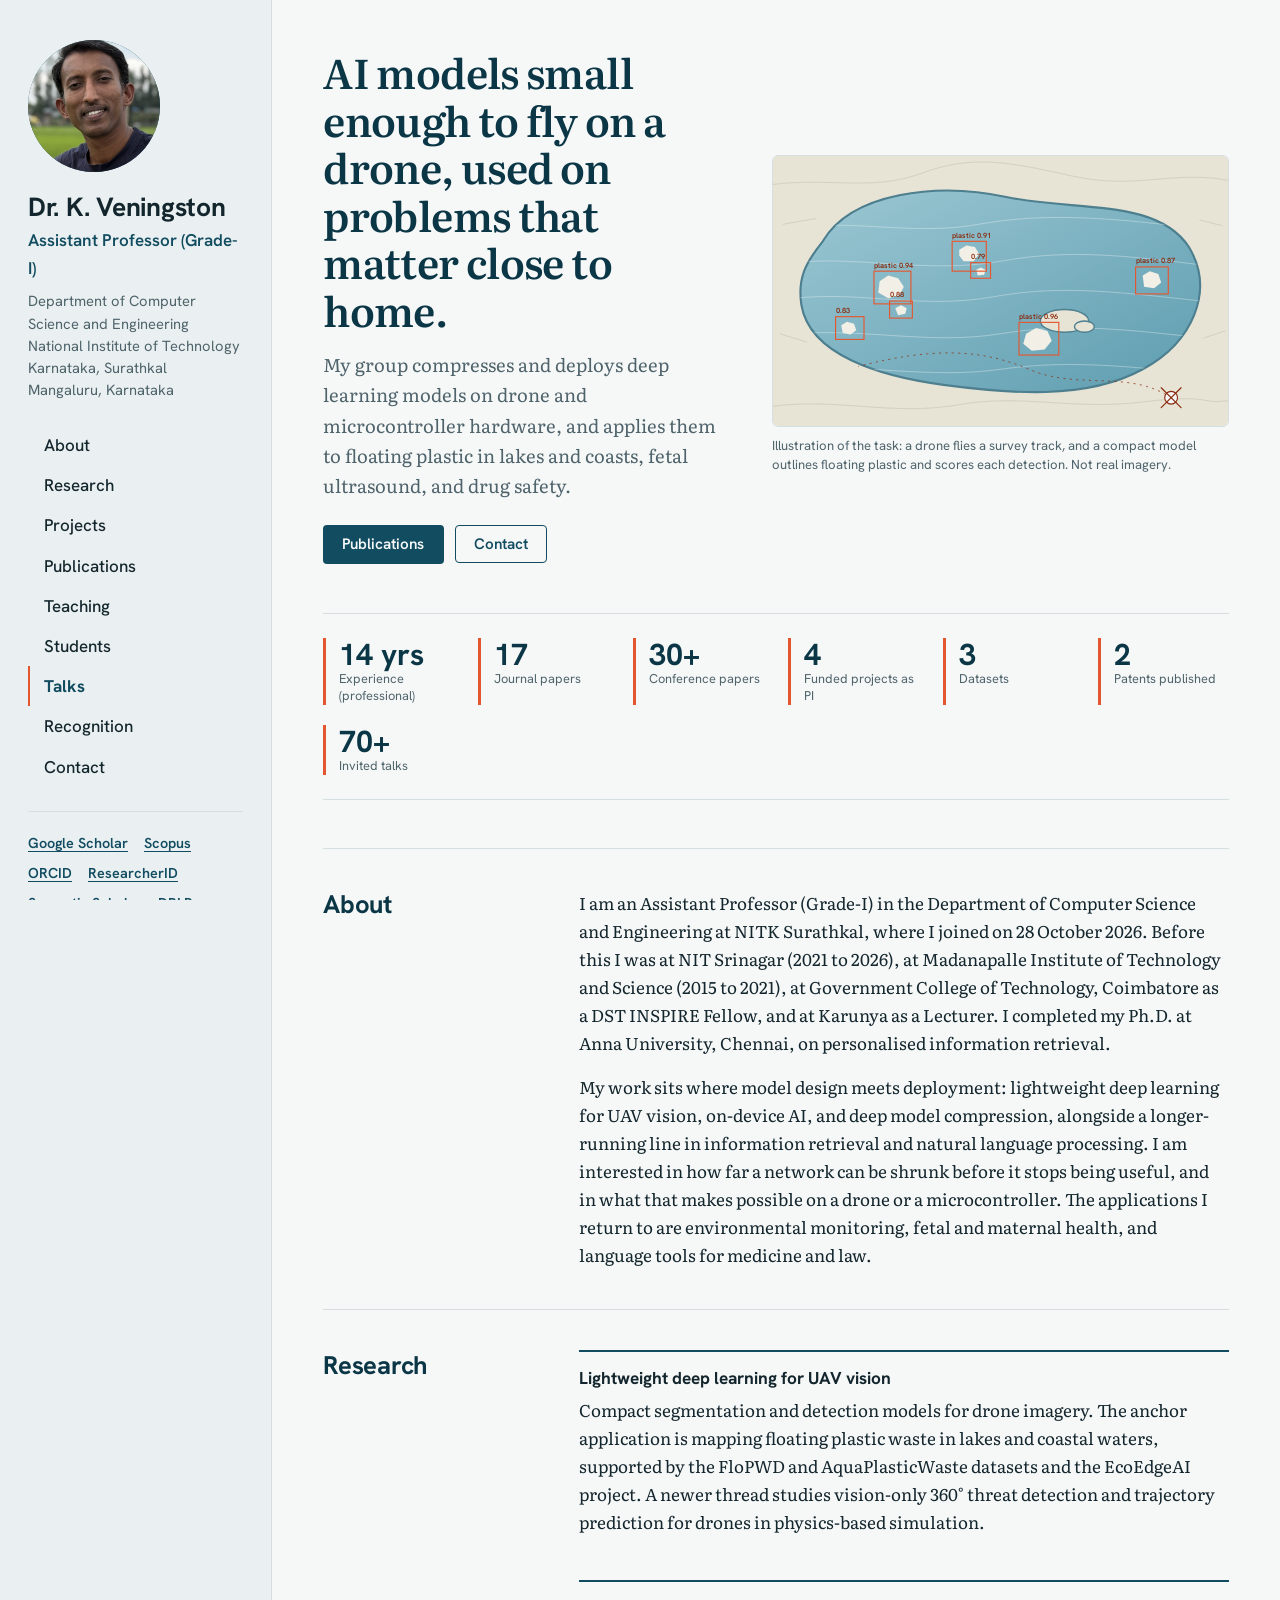
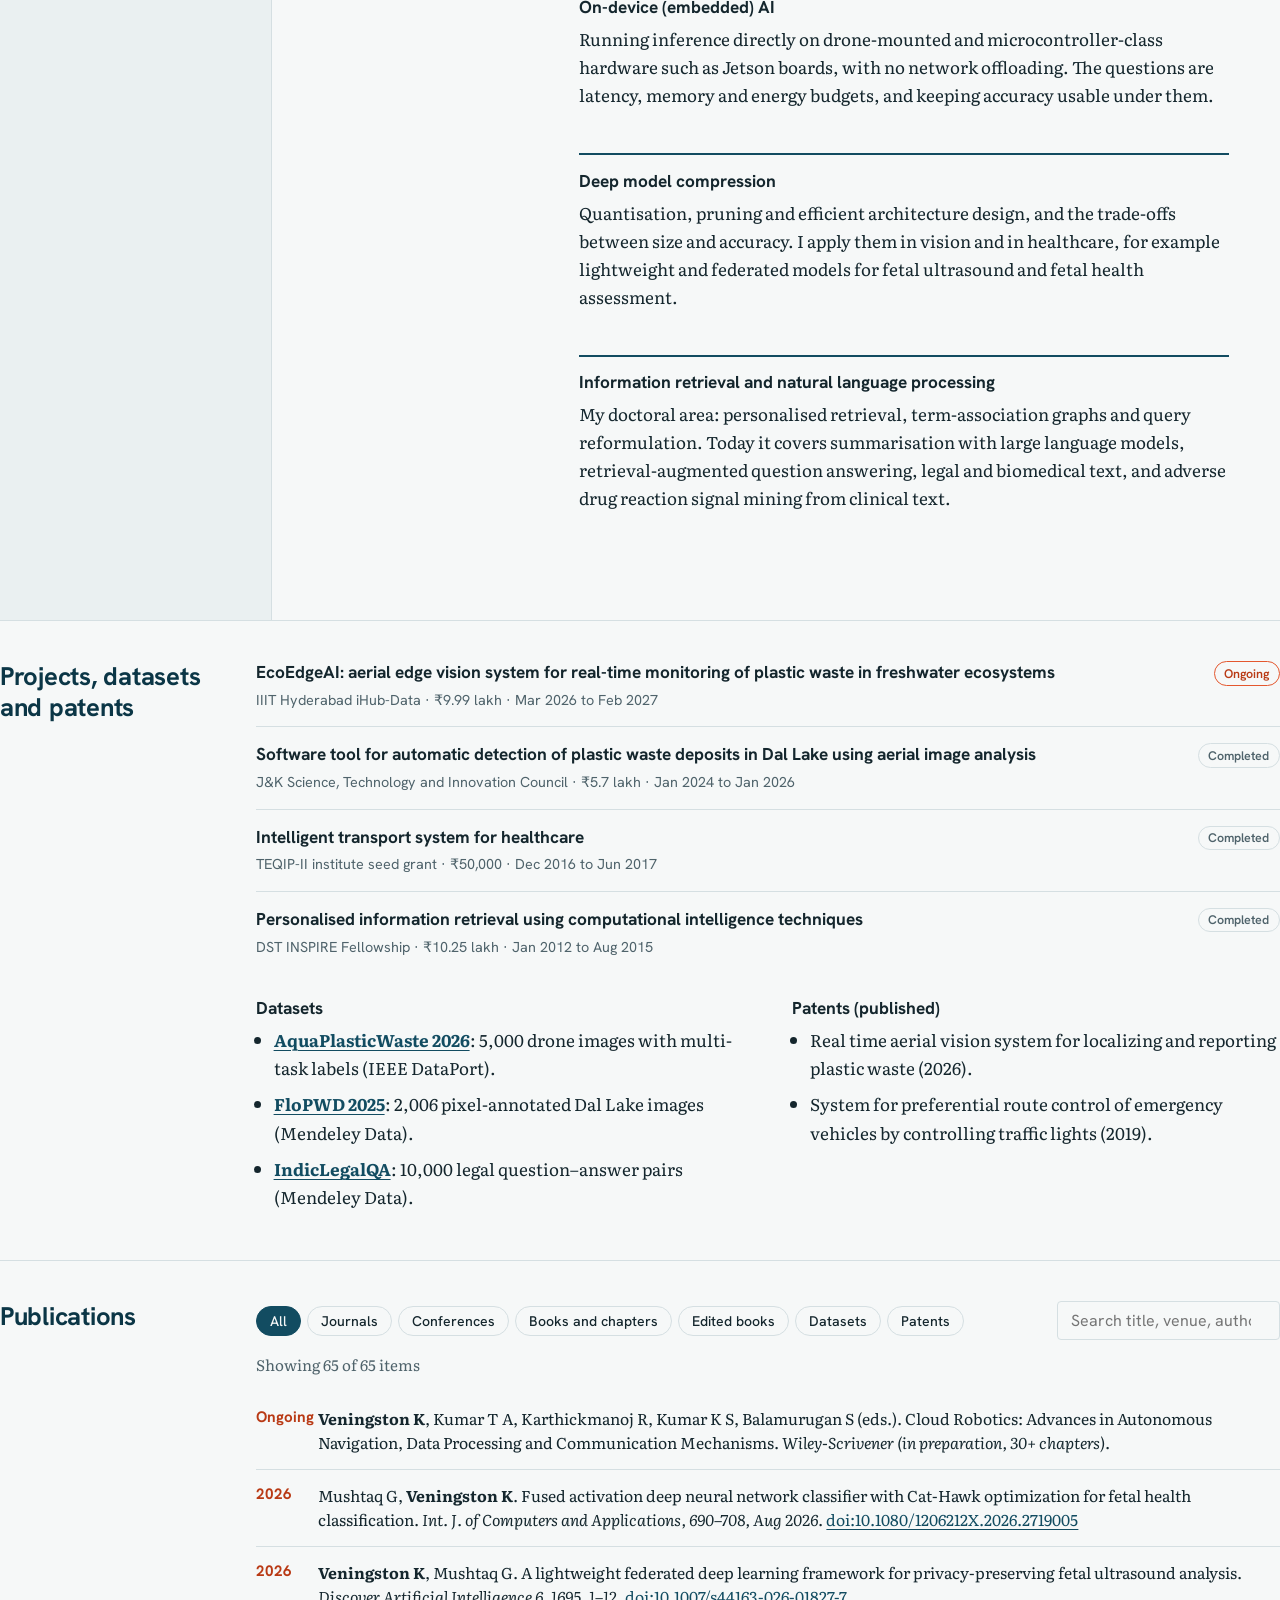
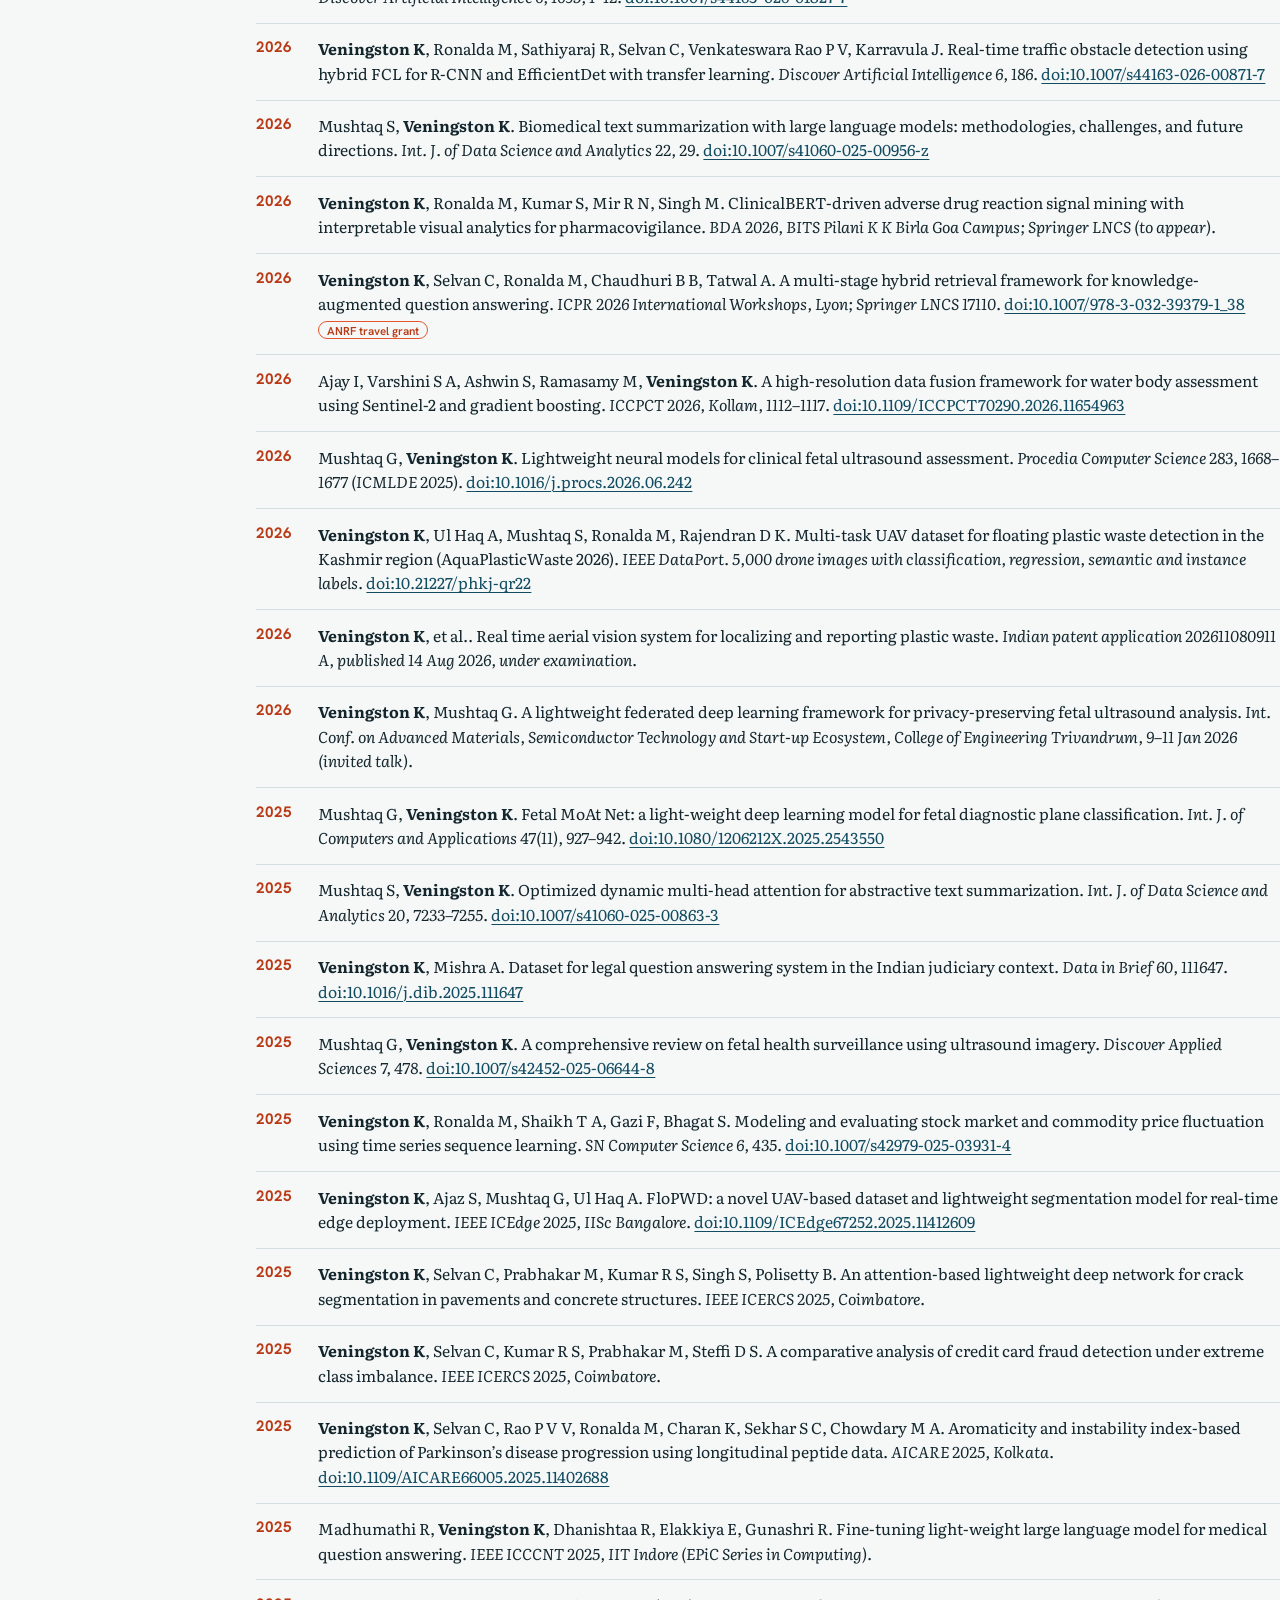
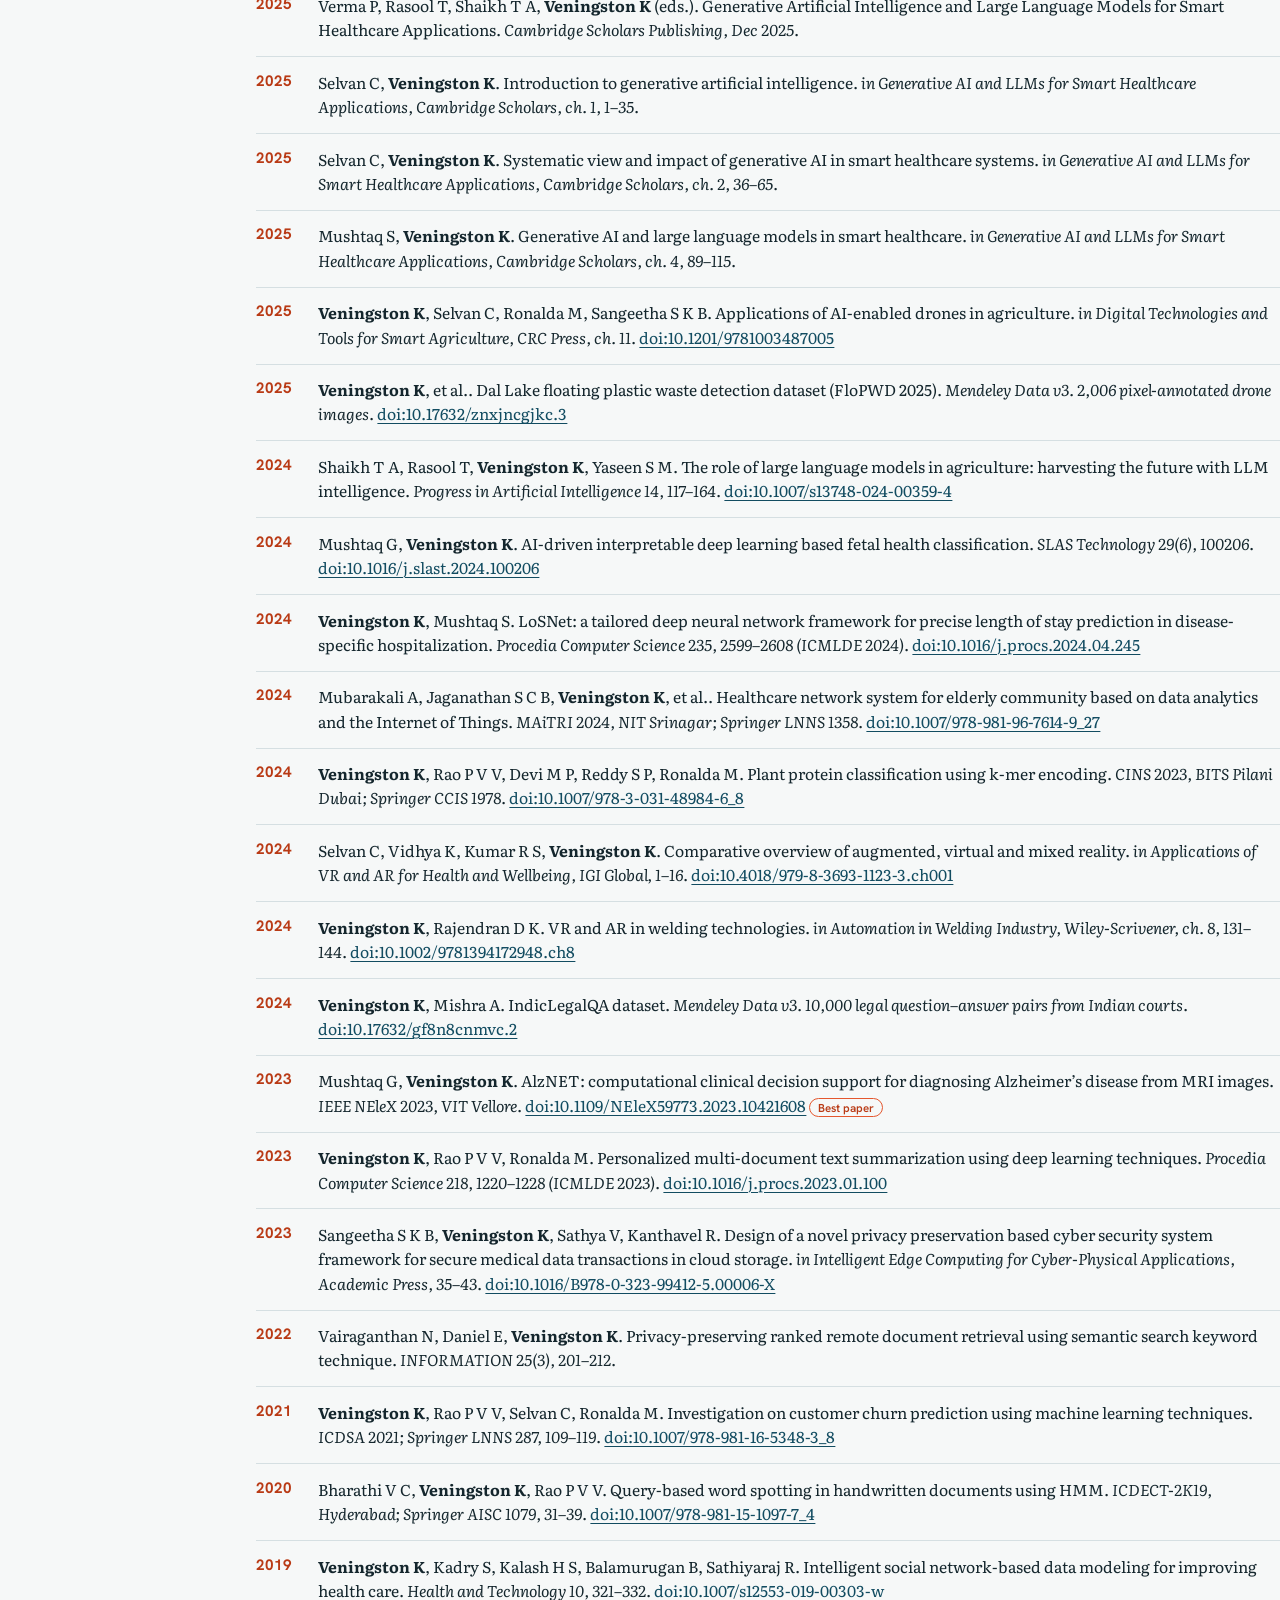
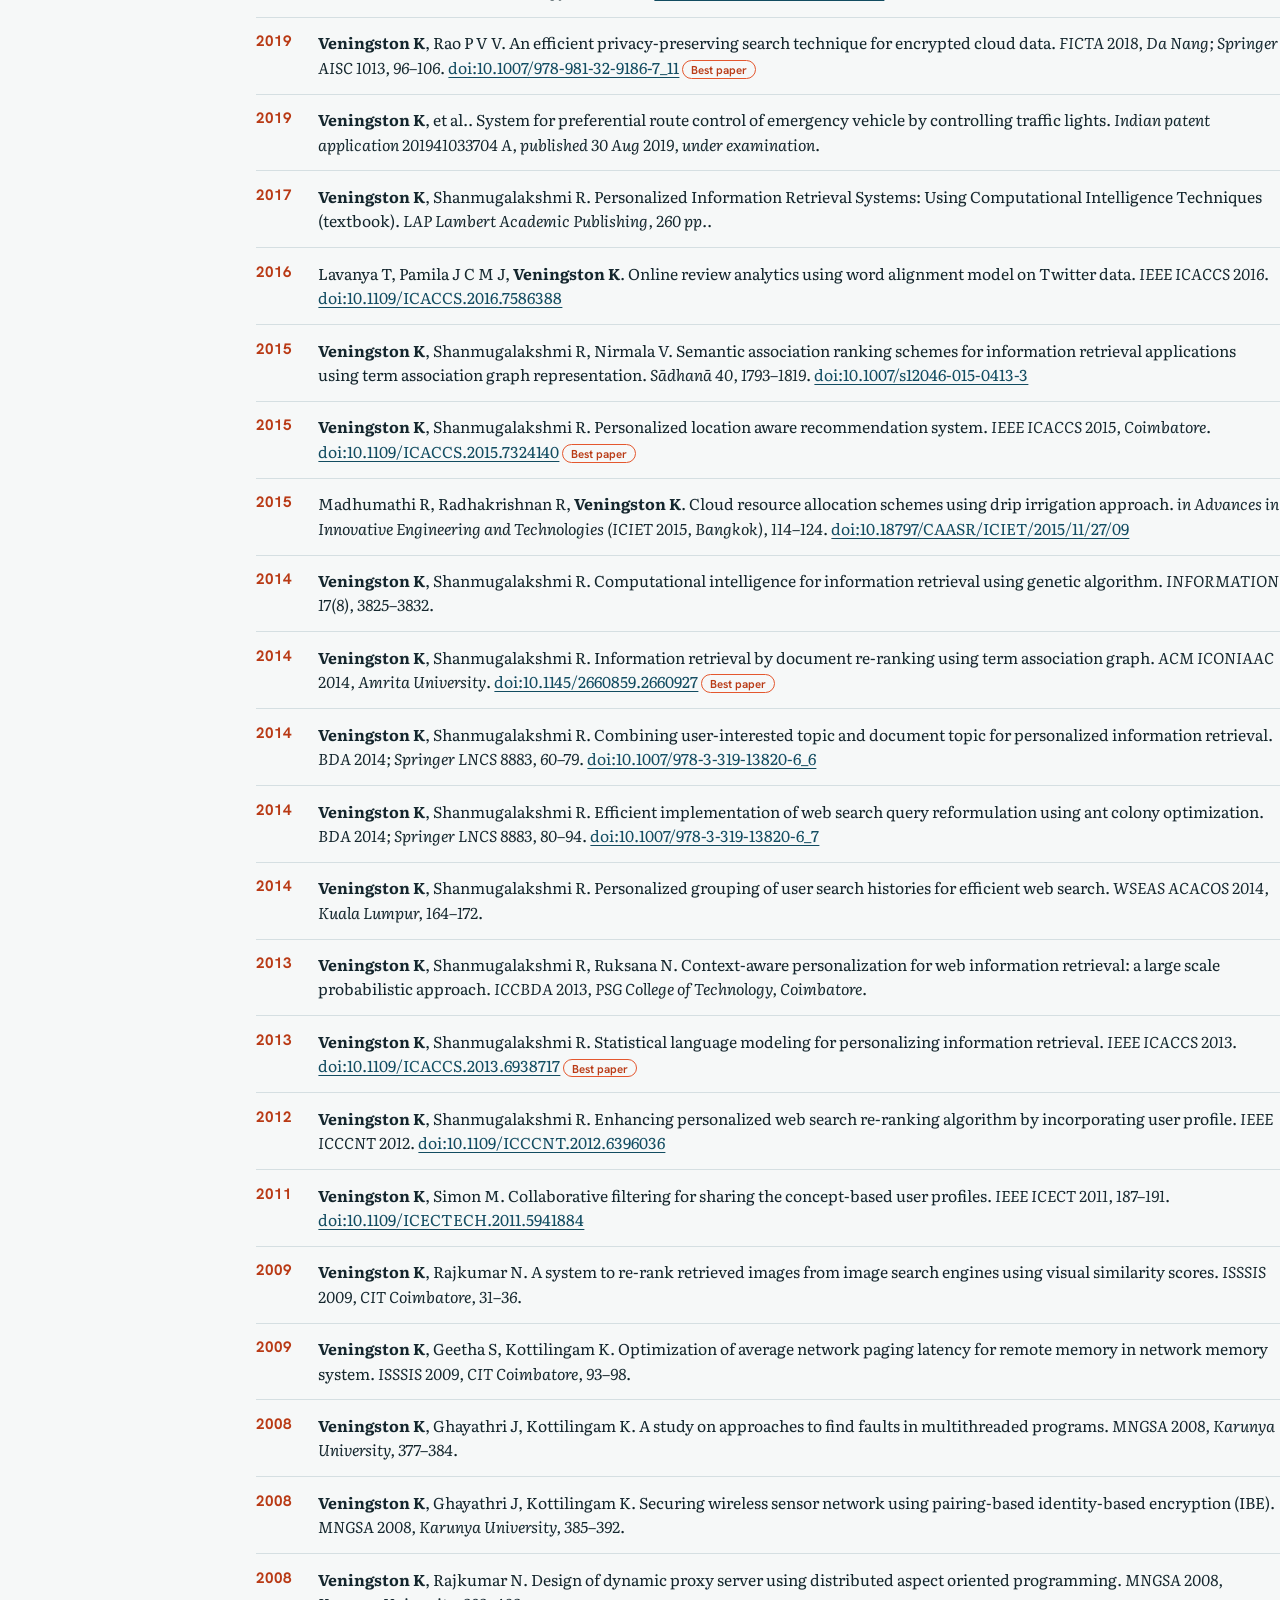
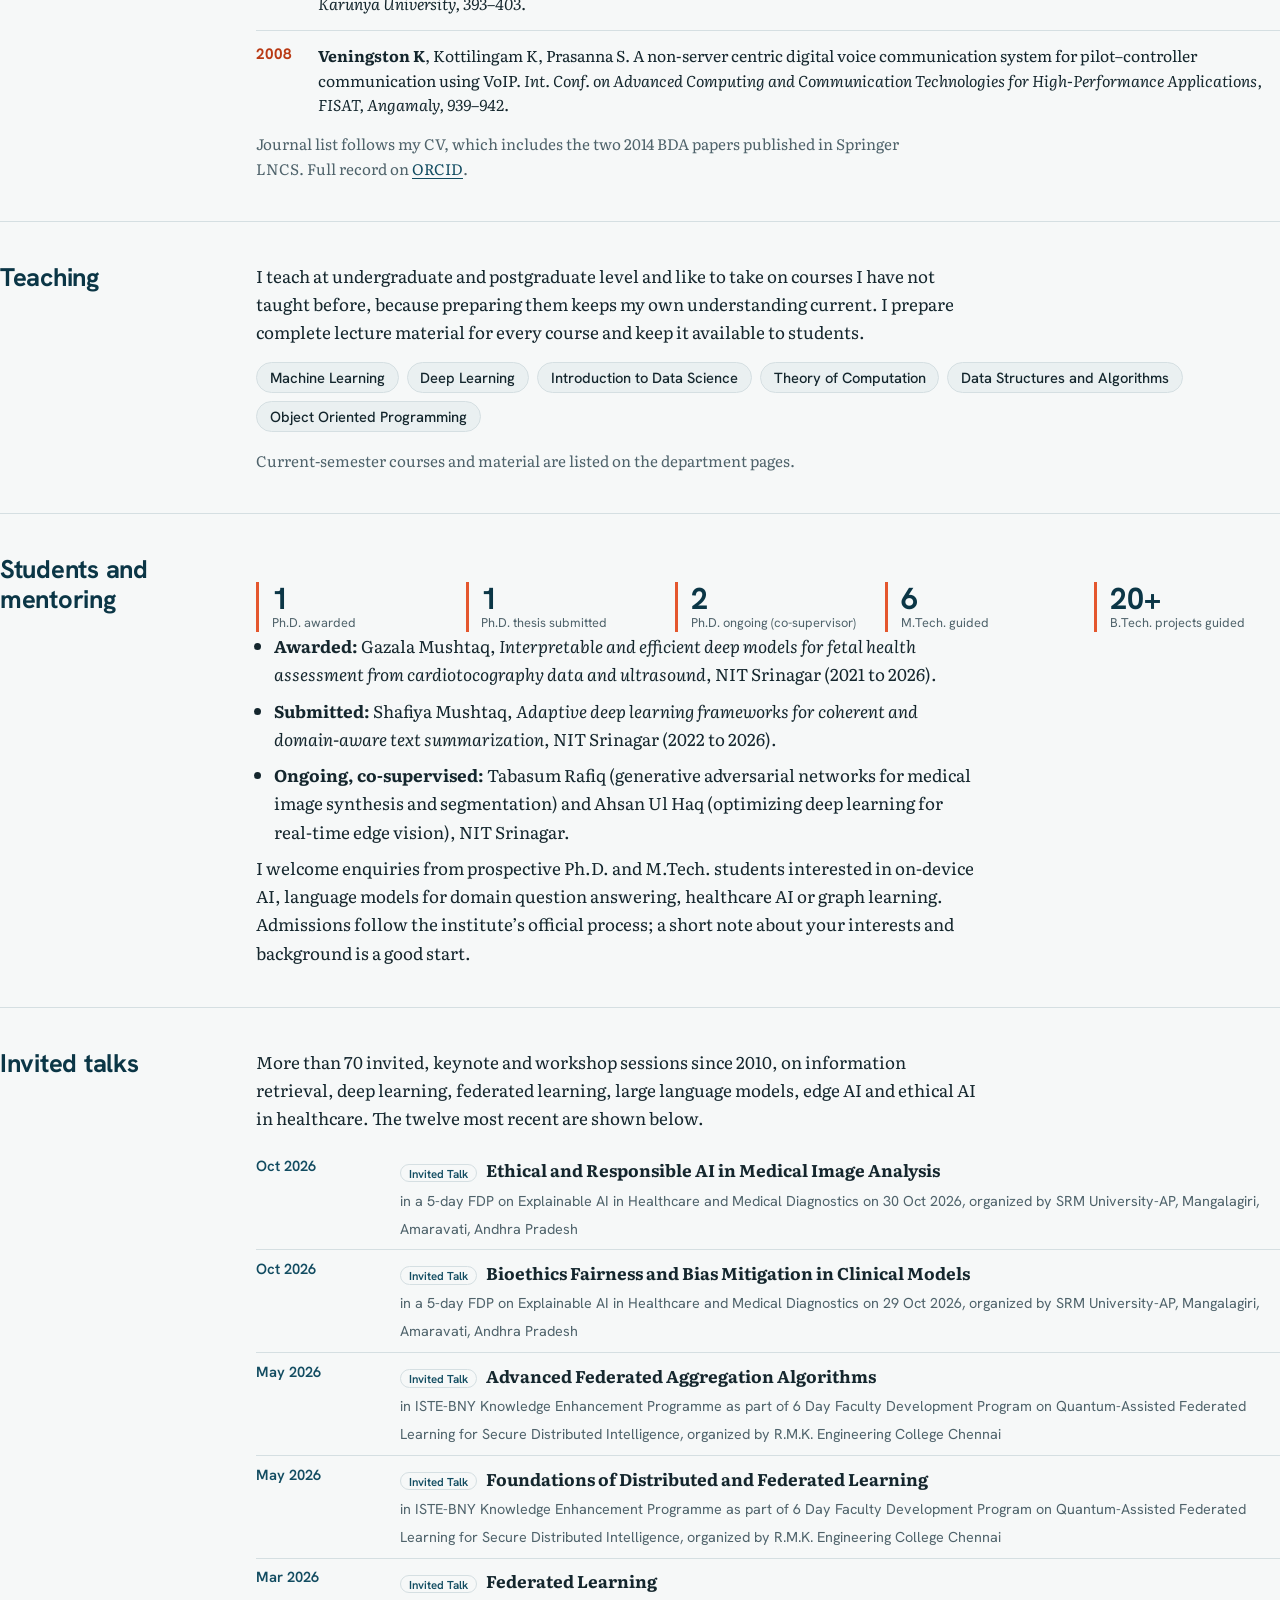
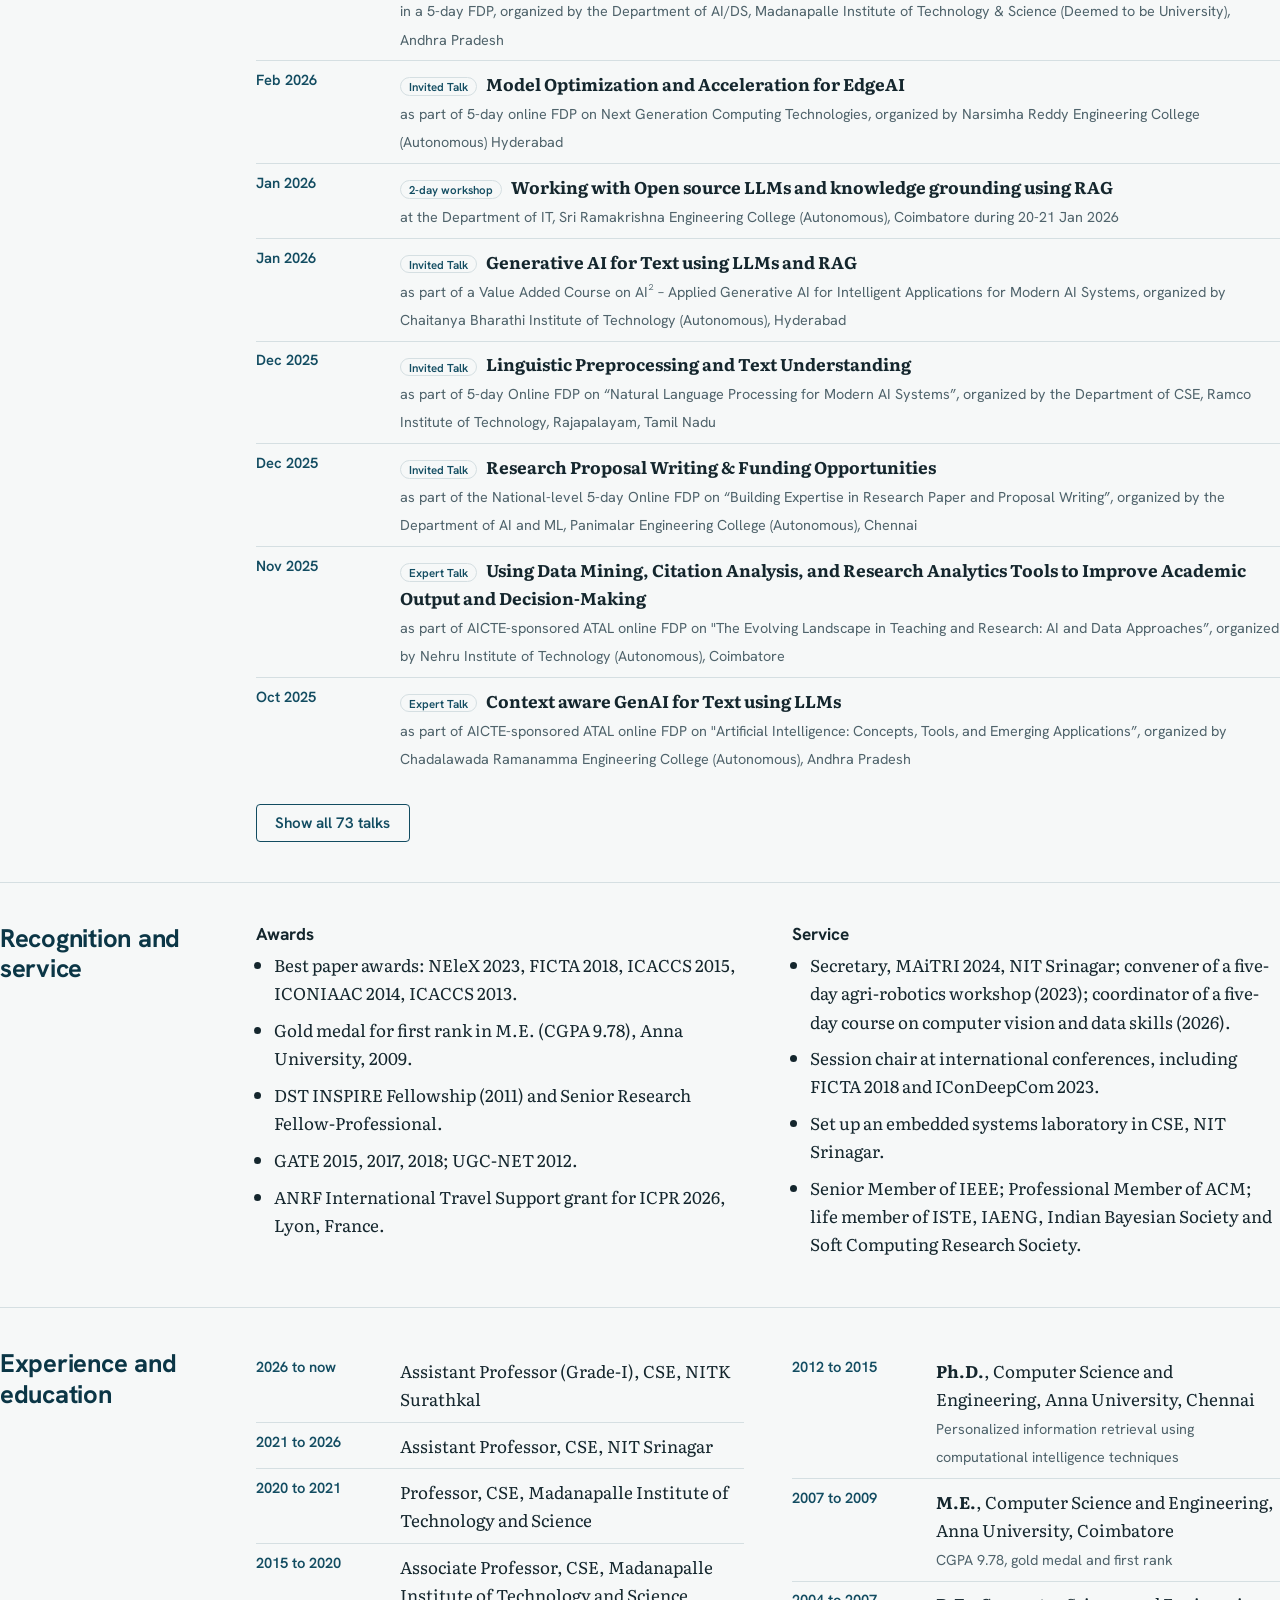
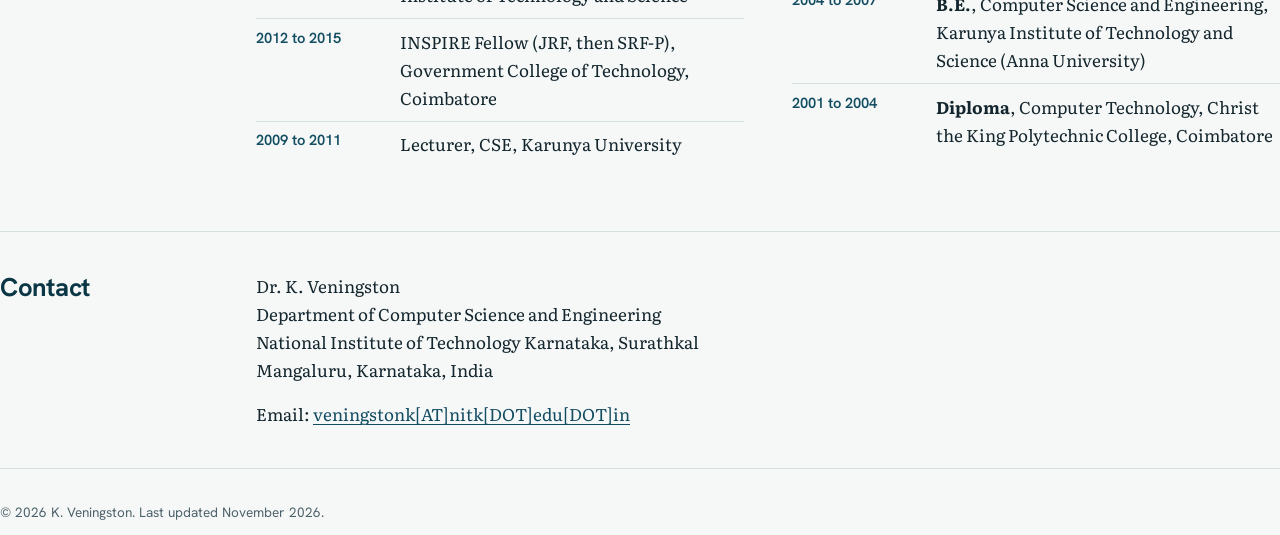
<file: index_old.html>
<!doctype html>
<html lang="en">
<head>
  <meta charset="utf-8">
  <meta name="viewport" content="width=device-width, initial-scale=1">
  <title>Dr. K. Veningston | Assistant Professor, CSE, NITK Surathkal</title>
  <meta name="description" content="Dr. K. Veningston, Assistant Professor in Computer Science and Engineering at NITK Surathkal. Research on on-device AI and model compression for UAV vision, language models, healthcare AI and graph learning.">
  <meta name="author" content="K. Veningston">
  <meta name="theme-color" content="#124C61">
  <meta property="og:type" content="profile">
  <meta property="og:title" content="Dr. K. Veningston, NITK Surathkal">
  <meta property="og:description" content="AI models small enough to run on a drone, applied to plastic pollution, maternal health and drug safety.">
  <link rel="icon" href="data:image/svg+xml,%3Csvg xmlns='http://www.w3.org/2000/svg' viewBox='0 0 32 32'%3E%3Crect width='32' height='32' rx='6' fill='%23124C61'/%3E%3Cpath d='M7 22 L13 10 L19 20 L22 15 L26 22 Z' fill='%23F6F8F8'/%3E%3C/svg%3E">
  <link rel="preconnect" href="https://fonts.googleapis.com">
  <link rel="preconnect" href="https://fonts.gstatic.com" crossorigin>
  <link href="https://fonts.googleapis.com/css2?family=Hanken+Grotesk:wght@400;500;600;700&family=Literata:ital,opsz,wght@0,7..72,400;0,7..72,600;1,7..72,400&display=swap" rel="stylesheet">
  <link rel="stylesheet" href="assets/css/style.css">
  <script type="application/ld+json">
  {
    "@context": "https://schema.org",
    "@type": "Person",
    "name": "K. Veningston",
    "honorificPrefix": "Dr.",
    "jobTitle": "Assistant Professor",
    "affiliation": {
      "@type": "CollegeOrUniversity",
      "name": "National Institute of Technology Karnataka, Surathkal"
    },
    "sameAs": ["https://orcid.org/0000-0002-8060-5450"],
    "knowsAbout": ["Model compression", "On-device AI", "Computer vision", "Natural language processing", "Federated learning", "Graph neural networks"]
  }
  </script>
</head>
<body>
  <a class="skip" href="#main">Skip to content</a>

  <div class="layout">
    <aside class="side" aria-label="Profile and navigation">
      <div class="side-inner">
        <div class="portrait" id="portrait">
          <img src="assets/img/profile.jpeg" alt="Portrait of Dr. K. Veningston" width="132" height="132" onerror="this.remove()">
          <span class="monogram" aria-hidden="true">KV</span>
        </div>
        <h1 class="name">Dr. K. Veningston</h1>
        <p class="role">Assistant Professor (Grade-I)</p>
        <p class="affil">
          Department of Computer Science and Engineering<br>
          National Institute of Technology Karnataka, Surathkal<br>
          Mangaluru, Karnataka
        </p>

        <nav class="nav" aria-label="Sections">
          <ul>
            <li><a href="#about">About</a></li>
            <li><a href="#research">Research</a></li>
            <li><a href="#projects">Projects</a></li>
            <li><a href="#publications">Publications</a></li>
            <li><a href="#teaching">Teaching</a></li>
            <li><a href="#group">Students</a></li>
            <li><a href="#talks">Talks</a></li>
            <li><a href="#service">Recognition</a></li>
            <li><a href="#contact">Contact</a></li>
          </ul>
        </nav>

        <ul class="ext" aria-label="Profiles">
          <li data-site="scholarUrl" hidden><a rel="me noopener">Google Scholar</a></li>
          <li data-site="scopusUrl" hidden><a rel="me noopener">Scopus</a></li>
          <li><a href="https://orcid.org/0000-0002-8060-5450" rel="me noopener">ORCID</a></li>
          <li data-site="rid" hidden><a rel="me noopener">ResearcherID</a></li>
          <li data-site="s2" hidden><a rel="me noopener">Semantic Scholar</a></li>
          <li data-site="dblp" hidden><a rel="me noopener">DBLP</a></li>
          <li data-site="openreview" hidden><a rel="me noopener">OpenReview</a></li>
          <li data-site="githubUrl" hidden><a rel="me noopener">GitHub</a></li>
          <li data-site="linkedinUrl" hidden><a rel="me noopener">LinkedIn</a></li>
          <li data-site="departmentUrl" hidden><a rel="noopener">Department page</a></li>
        </ul>
      </div>
    </aside>

    <main id="main" class="content">
      <section class="hero" aria-labelledby="hero-title">
        <div class="hero-text">
          <h2 id="hero-title" class="hero-title">AI models small enough to fly on a drone, used on problems that matter close to home.</h2>
          <p class="hero-sub">My group compresses and deploys deep learning models on drone and microcontroller hardware, and applies them to floating plastic in lakes and coasts, fetal ultrasound, and drug safety.</p>
          <p class="hero-cta"><a class="btn" href="#publications">Publications</a> <a class="btn btn-ghost" href="#contact">Contact</a></p>
        </div>
        <figure class="aerial">
          <svg viewBox="0 0 640 380" role="img" aria-labelledby="aerial-t aerial-d" xmlns="http://www.w3.org/2000/svg">
            <title id="aerial-t">Illustration of drone-based plastic detection on a lake</title>
            <desc id="aerial-d">A stylised aerial view of a lake with patches of floating plastic, each outlined by a detection box and labelled with a confidence score.</desc>
            <defs>
              <linearGradient id="water" x1="0" y1="0" x2="1" y2="1">
                <stop offset="0" stop-color="var(--w1)"/>
                <stop offset="1" stop-color="var(--w2)"/>
              </linearGradient>
              <clipPath id="lakeClip">
                <path d="M70 120 C 110 52, 230 36, 330 58 C 430 78, 540 60, 585 128 C 622 190, 590 262, 520 300 C 440 344, 330 334, 240 322 C 150 310, 52 280, 40 210 C 34 172, 46 150, 70 120 Z"/>
              </clipPath>
            </defs>

            <rect width="640" height="380" fill="var(--land)"/>
            <g class="land-marks" stroke="var(--land-line)" stroke-width="1" fill="none" opacity=".55">
              <path d="M0 40 C 80 30, 140 50, 210 24 S 330 8, 420 28 S 560 20, 640 34"/>
              <path d="M0 352 C 90 340, 170 366, 260 350 S 420 358, 520 346 S 600 350, 640 344"/>
              <path d="M14 96 L 60 88 M10 250 L 48 262 M600 90 L 632 98 M606 256 L 636 246"/>
            </g>

            <path d="M70 120 C 110 52, 230 36, 330 58 C 430 78, 540 60, 585 128 C 622 190, 590 262, 520 300 C 440 344, 330 334, 240 322 C 150 310, 52 280, 40 210 C 34 172, 46 150, 70 120 Z" fill="url(#water)" stroke="var(--shore)" stroke-width="3"/>

            <g clip-path="url(#lakeClip)" stroke="var(--ripple)" stroke-width="1" fill="none" opacity=".5">
              <path d="M30 100 C 120 90, 200 112, 290 96 S 470 84, 640 108"/>
              <path d="M30 150 C 120 140, 220 166, 320 148 S 500 140, 640 158"/>
              <path d="M30 200 C 130 190, 210 216, 310 198 S 490 192, 640 208"/>
              <path d="M30 250 C 130 242, 220 266, 320 250 S 500 244, 640 260"/>
              <path d="M30 300 C 130 292, 220 314, 320 300 S 500 296, 640 310"/>
            </g>

            <!-- island / houseboat cluster -->
            <g fill="var(--land)" stroke="var(--shore)" stroke-width="2">
              <ellipse cx="410" cy="232" rx="34" ry="16"/>
              <ellipse cx="438" cy="240" rx="14" ry="8"/>
            </g>

            <!-- plastic patches -->
            <g class="plastic" fill="var(--plastic)">
              <path d="M150 176 l12 -8 l14 4 l8 12 l-6 12 l-16 4 l-14 -8 z"/>
              <path d="M172 214 l8 -4 l8 4 l-2 8 l-10 2 z"/>
              <path d="M262 132 l10 -6 l12 2 l6 10 l-8 10 l-14 0 l-6 -8 z"/>
              <path d="M286 160 l6 -3 l7 3 l-2 7 l-9 1 z"/>
              <path d="M356 250 l14 -8 l16 4 l6 14 l-10 12 l-18 2 l-12 -10 z"/>
              <path d="M520 168 l10 -6 l12 4 l4 12 l-10 8 l-14 -2 z"/>
              <path d="M96 238 l8 -5 l10 3 l3 9 l-8 6 l-11 -2 z"/>
            </g>

            <!-- detection boxes: drawn once on load -->
            <g class="boxes" fill="none" stroke="var(--box)" stroke-width="1.6">
              <rect pathLength="100" x="142" y="162" width="52" height="46" />
              <rect pathLength="100" x="164" y="204" width="32" height="24" />
              <rect pathLength="100" x="252" y="120" width="48" height="42" />
              <rect pathLength="100" x="278" y="150" width="28" height="22" />
              <rect pathLength="100" x="346" y="234" width="56" height="46" />
              <rect pathLength="100" x="510" y="156" width="46" height="38" />
              <rect pathLength="100" x="88" y="226" width="40" height="32" />
            </g>
            <g class="labels" font-family="Hanken Grotesk, system-ui, sans-serif" font-size="10.5" font-weight="600" fill="var(--box-label)">
              <text x="142" y="157">plastic 0.94</text>
              <text x="164" y="199">0.88</text>
              <text x="252" y="115">plastic 0.91</text>
              <text x="278" y="145">0.79</text>
              <text x="346" y="229">plastic 0.96</text>
              <text x="510" y="151">plastic 0.87</text>
              <text x="88" y="221">0.83</text>
            </g>

            <!-- survey track -->
            <path d="M560 340 C 500 300, 430 330, 360 300 S 220 270, 120 296" fill="none" stroke="var(--box-label)" stroke-width="1.4" stroke-dasharray="3 6" opacity=".7"/>
            <g transform="translate(560 340)">
              <circle r="9" fill="var(--paper)" stroke="var(--box-label)" stroke-width="1.6"/>
              <path d="M-14 -14 L14 14 M14 -14 L-14 14" stroke="var(--box-label)" stroke-width="1.6" stroke-linecap="round"/>
            </g>
          </svg>
          <figcaption>Illustration of the task: a drone flies a survey track, and a compact model outlines floating plastic and scores each detection. Not real imagery.</figcaption>
        </figure>
      </section>

      <dl class="facts strip" aria-label="Summary">
        <div><dt>Experience (professional)</dt><dd>14 yrs</dd></div>
        <div><dt>Journal papers</dt><dd>17</dd></div>
        <div><dt>Conference papers</dt><dd>30+</dd></div>
        <div><dt>Funded projects as PI</dt><dd>4</dd></div>
        <div><dt>Datasets</dt><dd>3</dd></div>
        <div><dt>Patents published</dt><dd>2</dd></div>
        <div><dt>Invited talks</dt><dd>70+</dd></div>
      </dl>

      <section id="about" class="block" aria-labelledby="h-about">
        <h2 id="h-about">About</h2>
        <div class="body cols-2">
          <p>I am an Assistant Professor (Grade-I) in the Department of Computer Science and Engineering at NITK Surathkal, where I joined on 28 October 2026. Before this I was at NIT Srinagar (2021 to 2026), at Madanapalle Institute of Technology and Science (2015 to 2021), at Government College of Technology, Coimbatore as a DST INSPIRE Fellow, and at Karunya as a Lecturer. I completed my Ph.D. at Anna University, Chennai, on personalised information retrieval.</p>
          <p>My work sits where model design meets deployment: lightweight deep learning for UAV vision, on-device AI, and deep model compression, alongside a longer-running line in information retrieval and natural language processing. I am interested in how far a network can be shrunk before it stops being useful, and in what that makes possible on a drone or a microcontroller. The applications I return to are environmental monitoring, fetal and maternal health, and language tools for medicine and law.</p>
        </div>
      </section>

      <section id="research" class="block" aria-labelledby="h-research">
        <h2 id="h-research">Research</h2>
        <div class="body">
          <div class="grid-2">
            <article class="area"><h3>Lightweight deep learning for UAV vision</h3><p>Compact segmentation and detection models for drone imagery. The anchor application is mapping floating plastic waste in lakes and coastal waters, supported by the FloPWD and AquaPlasticWaste datasets and the EcoEdgeAI project. A newer thread studies vision-only 360° threat detection and trajectory prediction for drones in physics-based simulation.</p></article>
            <article class="area"><h3>On-device (embedded) AI</h3><p>Running inference directly on drone-mounted and microcontroller-class hardware such as Jetson boards, with no network offloading. The questions are latency, memory and energy budgets, and keeping accuracy usable under them.</p></article>
            <article class="area"><h3>Deep model compression</h3><p>Quantisation, pruning and efficient architecture design, and the trade-offs between size and accuracy. I apply them in vision and in healthcare, for example lightweight and federated models for fetal ultrasound and fetal health assessment.</p></article>
            <article class="area"><h3>Information retrieval and natural language processing</h3><p>My doctoral area: personalised retrieval, term-association graphs and query reformulation. Today it covers summarisation with large language models, retrieval-augmented question answering, legal and biomedical text, and adverse drug reaction signal mining from clinical text.</p></article>
          </div>
        </div>
        </div>
      </section>

      <section id="projects" class="block" aria-labelledby="h-projects">
        <h2 id="h-projects">Projects, datasets and patents</h2>
        <div class="body">
          <ol class="rows projects">
            <li><div class="row-main"><h3>EcoEdgeAI: aerial edge vision system for real-time monitoring of plastic waste in freshwater ecosystems</h3><p class="meta">IIIT Hyderabad iHub-Data · ₹9.99 lakh · Mar 2026 to Feb 2027</p></div><span class="tag tag-live">Ongoing</span></li>
            <li><div class="row-main"><h3>Software tool for automatic detection of plastic waste deposits in Dal Lake using aerial image analysis</h3><p class="meta">J&amp;K Science, Technology and Innovation Council · ₹5.7 lakh · Jan 2024 to Jan 2026</p></div><span class="tag">Completed</span></li>
            <li><div class="row-main"><h3>Intelligent transport system for healthcare</h3><p class="meta">TEQIP-II institute seed grant · ₹50,000 · Dec 2016 to Jun 2017</p></div><span class="tag">Completed</span></li>
            <li><div class="row-main"><h3>Personalised information retrieval using computational intelligence techniques</h3><p class="meta">DST INSPIRE Fellowship · ₹10.25 lakh · Jan 2012 to Aug 2015</p></div><span class="tag">Completed</span></li>
          </ol>
          <div class="grid-2 tight">
            <div><h3 class="sub">Datasets</h3><ul class="plain">
              <li><a href="https://doi.org/10.21227/phkj-qr22"><strong>AquaPlasticWaste 2026</strong></a>: 5,000 drone images with multi-task labels (IEEE DataPort).</li>
              <li><a href="https://doi.org/10.17632/znxjncgjkc.3"><strong>FloPWD 2025</strong></a>: 2,006 pixel-annotated Dal Lake images (Mendeley Data).</li>
              <li><a href="https://doi.org/10.17632/gf8n8cnmvc.2"><strong>IndicLegalQA</strong></a>: 10,000 legal question–answer pairs (Mendeley Data).</li></ul></div>
            <div><h3 class="sub">Patents (published)</h3><ul class="plain">
              <li>Real time aerial vision system for localizing and reporting plastic waste (2026).</li>
              <li>System for preferential route control of emergency vehicles by controlling traffic lights (2019).</li></ul></div>
          </div>
        </div>
      </section>

      <section id="publications" class="block" aria-labelledby="h-pubs">
        <h2 id="h-pubs">Publications</h2>
        <div class="body">
          <div class="tools">
            <div class="chips-row" role="group" aria-label="Filter by type"><button type="button" class="chip" data-f="all" aria-pressed="true">All</button><button type="button" class="chip" data-f="journal" aria-pressed="false">Journals</button><button type="button" class="chip" data-f="conference" aria-pressed="false">Conferences</button><button type="button" class="chip" data-f="chapter" aria-pressed="false">Books and chapters</button><button type="button" class="chip" data-f="edited" aria-pressed="false">Edited books</button><button type="button" class="chip" data-f="dataset" aria-pressed="false">Datasets</button><button type="button" class="chip" data-f="patent" aria-pressed="false">Patents</button></div>
            <label class="search"><span class="sr">Search publications</span><input id="q" type="search" placeholder="Search title, venue, author" autocomplete="off"></label>
          </div>
          <p class="note" id="count" aria-live="polite"></p>
          <ol class="pubs" id="publist">
<li data-type="edited"><span class="yr">Ongoing</span><p><strong>Veningston K</strong>, Kumar T A, Karthickmanoj R, Kumar K S, Balamurugan S (eds.). Cloud Robotics: Advances in Autonomous Navigation, Data Processing and Communication Mechanisms. <em>Wiley-Scrivener (in preparation, 30+ chapters)</em>.</p></li>
<li data-type="journal"><span class="yr">2026</span><p>Mushtaq G, <strong>Veningston K</strong>. Fused activation deep neural network classifier with Cat-Hawk optimization for fetal health classification. <em>Int. J. of Computers and Applications, 690–708, Aug 2026</em>. <a href="https://doi.org/10.1080/1206212X.2026.2719005">doi:10.1080/1206212X.2026.2719005</a></p></li>
<li data-type="journal"><span class="yr">2026</span><p><strong>Veningston K</strong>, Mushtaq G. A lightweight federated deep learning framework for privacy-preserving fetal ultrasound analysis. <em>Discover Artificial Intelligence 6, 1695, 1–12</em>. <a href="https://doi.org/10.1007/s44163-026-01827-7">doi:10.1007/s44163-026-01827-7</a></p></li>
<li data-type="journal"><span class="yr">2026</span><p><strong>Veningston K</strong>, Ronalda M, Sathiyaraj R, Selvan C, Venkateswara Rao P V, Karravula J. Real-time traffic obstacle detection using hybrid FCL for R-CNN and EfficientDet with transfer learning. <em>Discover Artificial Intelligence 6, 186</em>. <a href="https://doi.org/10.1007/s44163-026-00871-7">doi:10.1007/s44163-026-00871-7</a></p></li>
<li data-type="journal"><span class="yr">2026</span><p>Mushtaq S, <strong>Veningston K</strong>. Biomedical text summarization with large language models: methodologies, challenges, and future directions. <em>Int. J. of Data Science and Analytics 22, 29</em>. <a href="https://doi.org/10.1007/s41060-025-00956-z">doi:10.1007/s41060-025-00956-z</a></p></li>
<li data-type="conference"><span class="yr">2026</span><p><strong>Veningston K</strong>, Ronalda M, Kumar S, Mir R N, Singh M. ClinicalBERT-driven adverse drug reaction signal mining with interpretable visual analytics for pharmacovigilance. <em>BDA 2026, BITS Pilani K K Birla Goa Campus; Springer LNCS (to appear)</em>.</p></li>
<li data-type="conference"><span class="yr">2026</span><p><strong>Veningston K</strong>, Selvan C, Ronalda M, Chaudhuri B B, Tatwal A. A multi-stage hybrid retrieval framework for knowledge-augmented question answering. <em>ICPR 2026 International Workshops, Lyon; Springer LNCS 17110</em>. <a href="https://doi.org/10.1007/978-3-032-39379-1_38">doi:10.1007/978-3-032-39379-1_38</a> <span class="badge">ANRF travel grant</span></p></li>
<li data-type="conference"><span class="yr">2026</span><p>Ajay I, Varshini S A, Ashwin S, Ramasamy M, <strong>Veningston K</strong>. A high-resolution data fusion framework for water body assessment using Sentinel-2 and gradient boosting. <em>ICCPCT 2026, Kollam, 1112–1117</em>. <a href="https://doi.org/10.1109/ICCPCT70290.2026.11654963">doi:10.1109/ICCPCT70290.2026.11654963</a></p></li>
<li data-type="conference"><span class="yr">2026</span><p>Mushtaq G, <strong>Veningston K</strong>. Lightweight neural models for clinical fetal ultrasound assessment. <em>Procedia Computer Science 283, 1668–1677 (ICMLDE 2025)</em>. <a href="https://doi.org/10.1016/j.procs.2026.06.242">doi:10.1016/j.procs.2026.06.242</a></p></li>
<li data-type="dataset"><span class="yr">2026</span><p><strong>Veningston K</strong>, Ul Haq A, Mushtaq S, Ronalda M, Rajendran D K. Multi-task UAV dataset for floating plastic waste detection in the Kashmir region (AquaPlasticWaste 2026). <em>IEEE DataPort. 5,000 drone images with classification, regression, semantic and instance labels</em>. <a href="https://doi.org/10.21227/phkj-qr22">doi:10.21227/phkj-qr22</a></p></li>
<li data-type="patent"><span class="yr">2026</span><p><strong>Veningston K</strong>, et al.. Real time aerial vision system for localizing and reporting plastic waste. <em>Indian patent application 202611080911 A, published 14 Aug 2026, under examination</em>.</p></li>
<li data-type="conference"><span class="yr">2026</span><p><strong>Veningston K</strong>, Mushtaq G. A lightweight federated deep learning framework for privacy-preserving fetal ultrasound analysis. <em>Int. Conf. on Advanced Materials, Semiconductor Technology and Start-up Ecosystem, College of Engineering Trivandrum, 9–11 Jan 2026 (invited talk)</em>.</p></li>
<li data-type="journal"><span class="yr">2025</span><p>Mushtaq G, <strong>Veningston K</strong>. Fetal MoAt Net: a light-weight deep learning model for fetal diagnostic plane classification. <em>Int. J. of Computers and Applications 47(11), 927–942</em>. <a href="https://doi.org/10.1080/1206212X.2025.2543550">doi:10.1080/1206212X.2025.2543550</a></p></li>
<li data-type="journal"><span class="yr">2025</span><p>Mushtaq S, <strong>Veningston K</strong>. Optimized dynamic multi-head attention for abstractive text summarization. <em>Int. J. of Data Science and Analytics 20, 7233–7255</em>. <a href="https://doi.org/10.1007/s41060-025-00863-3">doi:10.1007/s41060-025-00863-3</a></p></li>
<li data-type="journal"><span class="yr">2025</span><p><strong>Veningston K</strong>, Mishra A. Dataset for legal question answering system in the Indian judiciary context. <em>Data in Brief 60, 111647</em>. <a href="https://doi.org/10.1016/j.dib.2025.111647">doi:10.1016/j.dib.2025.111647</a></p></li>
<li data-type="journal"><span class="yr">2025</span><p>Mushtaq G, <strong>Veningston K</strong>. A comprehensive review on fetal health surveillance using ultrasound imagery. <em>Discover Applied Sciences 7, 478</em>. <a href="https://doi.org/10.1007/s42452-025-06644-8">doi:10.1007/s42452-025-06644-8</a></p></li>
<li data-type="journal"><span class="yr">2025</span><p><strong>Veningston K</strong>, Ronalda M, Shaikh T A, Gazi F, Bhagat S. Modeling and evaluating stock market and commodity price fluctuation using time series sequence learning. <em>SN Computer Science 6, 435</em>. <a href="https://doi.org/10.1007/s42979-025-03931-4">doi:10.1007/s42979-025-03931-4</a></p></li>
<li data-type="conference"><span class="yr">2025</span><p><strong>Veningston K</strong>, Ajaz S, Mushtaq G, Ul Haq A. FloPWD: a novel UAV-based dataset and lightweight segmentation model for real-time edge deployment. <em>IEEE ICEdge 2025, IISc Bangalore</em>. <a href="https://doi.org/10.1109/ICEdge67252.2025.11412609">doi:10.1109/ICEdge67252.2025.11412609</a></p></li>
<li data-type="conference"><span class="yr">2025</span><p><strong>Veningston K</strong>, Selvan C, Prabhakar M, Kumar R S, Singh S, Polisetty B. An attention-based lightweight deep network for crack segmentation in pavements and concrete structures. <em>IEEE ICERCS 2025, Coimbatore</em>.</p></li>
<li data-type="conference"><span class="yr">2025</span><p><strong>Veningston K</strong>, Selvan C, Kumar R S, Prabhakar M, Steffi D S. A comparative analysis of credit card fraud detection under extreme class imbalance. <em>IEEE ICERCS 2025, Coimbatore</em>.</p></li>
<li data-type="conference"><span class="yr">2025</span><p><strong>Veningston K</strong>, Selvan C, Rao P V V, Ronalda M, Charan K, Sekhar S C, Chowdary M A. Aromaticity and instability index-based prediction of Parkinson’s disease progression using longitudinal peptide data. <em>AICARE 2025, Kolkata</em>. <a href="https://doi.org/10.1109/AICARE66005.2025.11402688">doi:10.1109/AICARE66005.2025.11402688</a></p></li>
<li data-type="conference"><span class="yr">2025</span><p>Madhumathi R, <strong>Veningston K</strong>, Dhanishtaa R, Elakkiya E, Gunashri R. Fine-tuning light-weight large language model for medical question answering. <em>IEEE ICCCNT 2025, IIT Indore (EPiC Series in Computing)</em>.</p></li>
<li data-type="edited"><span class="yr">2025</span><p>Verma P, Rasool T, Shaikh T A, <strong>Veningston K</strong> (eds.). Generative Artificial Intelligence and Large Language Models for Smart Healthcare Applications. <em>Cambridge Scholars Publishing, Dec 2025</em>.</p></li>
<li data-type="chapter"><span class="yr">2025</span><p>Selvan C, <strong>Veningston K</strong>. Introduction to generative artificial intelligence. <em>in Generative AI and LLMs for Smart Healthcare Applications, Cambridge Scholars, ch. 1, 1–35</em>.</p></li>
<li data-type="chapter"><span class="yr">2025</span><p>Selvan C, <strong>Veningston K</strong>. Systematic view and impact of generative AI in smart healthcare systems. <em>in Generative AI and LLMs for Smart Healthcare Applications, Cambridge Scholars, ch. 2, 36–65</em>.</p></li>
<li data-type="chapter"><span class="yr">2025</span><p>Mushtaq S, <strong>Veningston K</strong>. Generative AI and large language models in smart healthcare. <em>in Generative AI and LLMs for Smart Healthcare Applications, Cambridge Scholars, ch. 4, 89–115</em>.</p></li>
<li data-type="chapter"><span class="yr">2025</span><p><strong>Veningston K</strong>, Selvan C, Ronalda M, Sangeetha S K B. Applications of AI-enabled drones in agriculture. <em>in Digital Technologies and Tools for Smart Agriculture, CRC Press, ch. 11</em>. <a href="https://doi.org/10.1201/9781003487005">doi:10.1201/9781003487005</a></p></li>
<li data-type="dataset"><span class="yr">2025</span><p><strong>Veningston K</strong>, et al.. Dal Lake floating plastic waste detection dataset (FloPWD 2025). <em>Mendeley Data v3. 2,006 pixel-annotated drone images</em>. <a href="https://doi.org/10.17632/znxjncgjkc.3">doi:10.17632/znxjncgjkc.3</a></p></li>
<li data-type="journal"><span class="yr">2024</span><p>Shaikh T A, Rasool T, <strong>Veningston K</strong>, Yaseen S M. The role of large language models in agriculture: harvesting the future with LLM intelligence. <em>Progress in Artificial Intelligence 14, 117–164</em>. <a href="https://doi.org/10.1007/s13748-024-00359-4">doi:10.1007/s13748-024-00359-4</a></p></li>
<li data-type="journal"><span class="yr">2024</span><p>Mushtaq G, <strong>Veningston K</strong>. AI-driven interpretable deep learning based fetal health classification. <em>SLAS Technology 29(6), 100206</em>. <a href="https://doi.org/10.1016/j.slast.2024.100206">doi:10.1016/j.slast.2024.100206</a></p></li>
<li data-type="conference"><span class="yr">2024</span><p><strong>Veningston K</strong>, Mushtaq S. LoSNet: a tailored deep neural network framework for precise length of stay prediction in disease-specific hospitalization. <em>Procedia Computer Science 235, 2599–2608 (ICMLDE 2024)</em>. <a href="https://doi.org/10.1016/j.procs.2024.04.245">doi:10.1016/j.procs.2024.04.245</a></p></li>
<li data-type="conference"><span class="yr">2024</span><p>Mubarakali A, Jaganathan S C B, <strong>Veningston K</strong>, et al.. Healthcare network system for elderly community based on data analytics and the Internet of Things. <em>MAiTRI 2024, NIT Srinagar; Springer LNNS 1358</em>. <a href="https://doi.org/10.1007/978-981-96-7614-9_27">doi:10.1007/978-981-96-7614-9_27</a></p></li>
<li data-type="conference"><span class="yr">2024</span><p><strong>Veningston K</strong>, Rao P V V, Devi M P, Reddy S P, Ronalda M. Plant protein classification using k-mer encoding. <em>CINS 2023, BITS Pilani Dubai; Springer CCIS 1978</em>. <a href="https://doi.org/10.1007/978-3-031-48984-6_8">doi:10.1007/978-3-031-48984-6_8</a></p></li>
<li data-type="chapter"><span class="yr">2024</span><p>Selvan C, Vidhya K, Kumar R S, <strong>Veningston K</strong>. Comparative overview of augmented, virtual and mixed reality. <em>in Applications of VR and AR for Health and Wellbeing, IGI Global, 1–16</em>. <a href="https://doi.org/10.4018/979-8-3693-1123-3.ch001">doi:10.4018/979-8-3693-1123-3.ch001</a></p></li>
<li data-type="chapter"><span class="yr">2024</span><p><strong>Veningston K</strong>, Rajendran D K. VR and AR in welding technologies. <em>in Automation in Welding Industry, Wiley-Scrivener, ch. 8, 131–144</em>. <a href="https://doi.org/10.1002/9781394172948.ch8">doi:10.1002/9781394172948.ch8</a></p></li>
<li data-type="dataset"><span class="yr">2024</span><p><strong>Veningston K</strong>, Mishra A. IndicLegalQA dataset. <em>Mendeley Data v3. 10,000 legal question–answer pairs from Indian courts</em>. <a href="https://doi.org/10.17632/gf8n8cnmvc.2">doi:10.17632/gf8n8cnmvc.2</a></p></li>
<li data-type="conference"><span class="yr">2023</span><p>Mushtaq G, <strong>Veningston K</strong>. AlzNET: computational clinical decision support for diagnosing Alzheimer’s disease from MRI images. <em>IEEE NEleX 2023, VIT Vellore</em>. <a href="https://doi.org/10.1109/NEleX59773.2023.10421608">doi:10.1109/NEleX59773.2023.10421608</a> <span class="badge">Best paper</span></p></li>
<li data-type="conference"><span class="yr">2023</span><p><strong>Veningston K</strong>, Rao P V V, Ronalda M. Personalized multi-document text summarization using deep learning techniques. <em>Procedia Computer Science 218, 1220–1228 (ICMLDE 2023)</em>. <a href="https://doi.org/10.1016/j.procs.2023.01.100">doi:10.1016/j.procs.2023.01.100</a></p></li>
<li data-type="chapter"><span class="yr">2023</span><p>Sangeetha S K B, <strong>Veningston K</strong>, Sathya V, Kanthavel R. Design of a novel privacy preservation based cyber security system framework for secure medical data transactions in cloud storage. <em>in Intelligent Edge Computing for Cyber-Physical Applications, Academic Press, 35–43</em>. <a href="https://doi.org/10.1016/B978-0-323-99412-5.00006-X">doi:10.1016/B978-0-323-99412-5.00006-X</a></p></li>
<li data-type="journal"><span class="yr">2022</span><p>Vairaganthan N, Daniel E, <strong>Veningston K</strong>. Privacy-preserving ranked remote document retrieval using semantic search keyword technique. <em>INFORMATION 25(3), 201–212</em>.</p></li>
<li data-type="conference"><span class="yr">2021</span><p><strong>Veningston K</strong>, Rao P V V, Selvan C, Ronalda M. Investigation on customer churn prediction using machine learning techniques. <em>ICDSA 2021; Springer LNNS 287, 109–119</em>. <a href="https://doi.org/10.1007/978-981-16-5348-3_8">doi:10.1007/978-981-16-5348-3_8</a></p></li>
<li data-type="conference"><span class="yr">2020</span><p>Bharathi V C, <strong>Veningston K</strong>, Rao P V V. Query-based word spotting in handwritten documents using HMM. <em>ICDECT-2K19, Hyderabad; Springer AISC 1079, 31–39</em>. <a href="https://doi.org/10.1007/978-981-15-1097-7_4">doi:10.1007/978-981-15-1097-7_4</a></p></li>
<li data-type="journal"><span class="yr">2019</span><p><strong>Veningston K</strong>, Kadry S, Kalash H S, Balamurugan B, Sathiyaraj R. Intelligent social network-based data modeling for improving health care. <em>Health and Technology 10, 321–332</em>. <a href="https://doi.org/10.1007/s12553-019-00303-w">doi:10.1007/s12553-019-00303-w</a></p></li>
<li data-type="conference"><span class="yr">2019</span><p><strong>Veningston K</strong>, Rao P V V. An efficient privacy-preserving search technique for encrypted cloud data. <em>FICTA 2018, Da Nang; Springer AISC 1013, 96–106</em>. <a href="https://doi.org/10.1007/978-981-32-9186-7_11">doi:10.1007/978-981-32-9186-7_11</a> <span class="badge">Best paper</span></p></li>
<li data-type="patent"><span class="yr">2019</span><p><strong>Veningston K</strong>, et al.. System for preferential route control of emergency vehicle by controlling traffic lights. <em>Indian patent application 201941033704 A, published 30 Aug 2019, under examination</em>.</p></li>
<li data-type="chapter"><span class="yr">2017</span><p><strong>Veningston K</strong>, Shanmugalakshmi R. Personalized Information Retrieval Systems: Using Computational Intelligence Techniques (textbook). <em>LAP Lambert Academic Publishing, 260 pp.</em>.</p></li>
<li data-type="conference"><span class="yr">2016</span><p>Lavanya T, Pamila J C M J, <strong>Veningston K</strong>. Online review analytics using word alignment model on Twitter data. <em>IEEE ICACCS 2016</em>. <a href="https://doi.org/10.1109/ICACCS.2016.7586388">doi:10.1109/ICACCS.2016.7586388</a></p></li>
<li data-type="journal"><span class="yr">2015</span><p><strong>Veningston K</strong>, Shanmugalakshmi R, Nirmala V. Semantic association ranking schemes for information retrieval applications using term association graph representation. <em>Sādhanā 40, 1793–1819</em>. <a href="https://doi.org/10.1007/s12046-015-0413-3">doi:10.1007/s12046-015-0413-3</a></p></li>
<li data-type="conference"><span class="yr">2015</span><p><strong>Veningston K</strong>, Shanmugalakshmi R. Personalized location aware recommendation system. <em>IEEE ICACCS 2015, Coimbatore</em>. <a href="https://doi.org/10.1109/ICACCS.2015.7324140">doi:10.1109/ICACCS.2015.7324140</a> <span class="badge">Best paper</span></p></li>
<li data-type="chapter"><span class="yr">2015</span><p>Madhumathi R, Radhakrishnan R, <strong>Veningston K</strong>. Cloud resource allocation schemes using drip irrigation approach. <em>in Advances in Innovative Engineering and Technologies (ICIET 2015, Bangkok), 114–124</em>. <a href="https://doi.org/10.18797/CAASR/ICIET/2015/11/27/09">doi:10.18797/CAASR/ICIET/2015/11/27/09</a></p></li>
<li data-type="journal"><span class="yr">2014</span><p><strong>Veningston K</strong>, Shanmugalakshmi R. Computational intelligence for information retrieval using genetic algorithm. <em>INFORMATION 17(8), 3825–3832</em>.</p></li>
<li data-type="conference"><span class="yr">2014</span><p><strong>Veningston K</strong>, Shanmugalakshmi R. Information retrieval by document re-ranking using term association graph. <em>ACM ICONIAAC 2014, Amrita University</em>. <a href="https://doi.org/10.1145/2660859.2660927">doi:10.1145/2660859.2660927</a> <span class="badge">Best paper</span></p></li>
<li data-type="journal"><span class="yr">2014</span><p><strong>Veningston K</strong>, Shanmugalakshmi R. Combining user-interested topic and document topic for personalized information retrieval. <em>BDA 2014; Springer LNCS 8883, 60–79</em>. <a href="https://doi.org/10.1007/978-3-319-13820-6_6">doi:10.1007/978-3-319-13820-6_6</a></p></li>
<li data-type="journal"><span class="yr">2014</span><p><strong>Veningston K</strong>, Shanmugalakshmi R. Efficient implementation of web search query reformulation using ant colony optimization. <em>BDA 2014; Springer LNCS 8883, 80–94</em>. <a href="https://doi.org/10.1007/978-3-319-13820-6_7">doi:10.1007/978-3-319-13820-6_7</a></p></li>
<li data-type="conference"><span class="yr">2014</span><p><strong>Veningston K</strong>, Shanmugalakshmi R. Personalized grouping of user search histories for efficient web search. <em>WSEAS ACACOS 2014, Kuala Lumpur, 164–172</em>.</p></li>
<li data-type="conference"><span class="yr">2013</span><p><strong>Veningston K</strong>, Shanmugalakshmi R, Ruksana N. Context-aware personalization for web information retrieval: a large scale probabilistic approach. <em>ICCBDA 2013, PSG College of Technology, Coimbatore</em>.</p></li>
<li data-type="conference"><span class="yr">2013</span><p><strong>Veningston K</strong>, Shanmugalakshmi R. Statistical language modeling for personalizing information retrieval. <em>IEEE ICACCS 2013</em>. <a href="https://doi.org/10.1109/ICACCS.2013.6938717">doi:10.1109/ICACCS.2013.6938717</a> <span class="badge">Best paper</span></p></li>
<li data-type="conference"><span class="yr">2012</span><p><strong>Veningston K</strong>, Shanmugalakshmi R. Enhancing personalized web search re-ranking algorithm by incorporating user profile. <em>IEEE ICCCNT 2012</em>. <a href="https://doi.org/10.1109/ICCCNT.2012.6396036">doi:10.1109/ICCCNT.2012.6396036</a></p></li>
<li data-type="conference"><span class="yr">2011</span><p><strong>Veningston K</strong>, Simon M. Collaborative filtering for sharing the concept-based user profiles. <em>IEEE ICECT 2011, 187–191</em>. <a href="https://doi.org/10.1109/ICECTECH.2011.5941884">doi:10.1109/ICECTECH.2011.5941884</a></p></li>
<li data-type="conference"><span class="yr">2009</span><p><strong>Veningston K</strong>, Rajkumar N. A system to re-rank retrieved images from image search engines using visual similarity scores. <em>ISSSIS 2009, CIT Coimbatore, 31–36</em>.</p></li>
<li data-type="conference"><span class="yr">2009</span><p><strong>Veningston K</strong>, Geetha S, Kottilingam K. Optimization of average network paging latency for remote memory in network memory system. <em>ISSSIS 2009, CIT Coimbatore, 93–98</em>.</p></li>
<li data-type="conference"><span class="yr">2008</span><p><strong>Veningston K</strong>, Ghayathri J, Kottilingam K. A study on approaches to find faults in multithreaded programs. <em>MNGSA 2008, Karunya University, 377–384</em>.</p></li>
<li data-type="conference"><span class="yr">2008</span><p><strong>Veningston K</strong>, Ghayathri J, Kottilingam K. Securing wireless sensor network using pairing-based identity-based encryption (IBE). <em>MNGSA 2008, Karunya University, 385–392</em>.</p></li>
<li data-type="conference"><span class="yr">2008</span><p><strong>Veningston K</strong>, Rajkumar N. Design of dynamic proxy server using distributed aspect oriented programming. <em>MNGSA 2008, Karunya University, 393–403</em>.</p></li>
<li data-type="conference"><span class="yr">2008</span><p><strong>Veningston K</strong>, Kottilingam K, Prasanna S. A non-server centric digital voice communication system for pilot–controller communication using VoIP. <em>Int. Conf. on Advanced Computing and Communication Technologies for High-Performance Applications, FISAT, Angamaly, 939–942</em>.</p></li>
          </ol>
          <p class="note">Journal list follows my CV, which includes the two 2014 BDA papers published in Springer LNCS. Full record on <a href="https://orcid.org/0000-0002-8060-5450" rel="me noopener">ORCID</a>.</p>
        </div>
      </section>

      <section id="teaching" class="block" aria-labelledby="h-teaching">
        <h2 id="h-teaching">Teaching</h2>
        <div class="body">
          <p>I teach at undergraduate and postgraduate level and like to take on courses I have not taught before, because preparing them keeps my own understanding current. I prepare complete lecture material for every course and keep it available to students.</p>
          <ul class="chips" aria-label="Courses taught or prepared"><li>Machine Learning</li><li>Deep Learning</li><li>Introduction to Data Science</li><li>Theory of Computation</li><li>Data Structures and Algorithms</li><li>Object Oriented Programming</li></ul>
          <p class="note">Current-semester courses and material are listed on the department pages.</p>
        </div>
      </section>

      <section id="group" class="block" aria-labelledby="h-group">
        <h2 id="h-group">Students and mentoring</h2>
        <div class="body">
          <dl class="facts">
            <div><dt>Ph.D. awarded</dt><dd>1</dd></div>
            <div><dt>Ph.D. thesis submitted</dt><dd>1</dd></div>
            <div><dt>Ph.D. ongoing (co-supervisor)</dt><dd>2</dd></div>
            <div><dt>M.Tech. guided</dt><dd>6</dd></div>
            <div><dt>B.Tech. projects guided</dt><dd>20+</dd></div>
          </dl>
          <ul class="plain">
            <li><strong>Awarded:</strong> Gazala Mushtaq, <em>Interpretable and efficient deep models for fetal health assessment from cardiotocography data and ultrasound</em>, NIT Srinagar (2021 to 2026).</li>
            <li><strong>Submitted:</strong> Shafiya Mushtaq, <em>Adaptive deep learning frameworks for coherent and domain-aware text summarization</em>, NIT Srinagar (2022 to 2026).</li>
            <li><strong>Ongoing, co-supervised:</strong> Tabasum Rafiq (generative adversarial networks for medical image synthesis and segmentation) and Ahsan Ul Haq (optimizing deep learning for real-time edge vision), NIT Srinagar.</li>
          </ul>
          <p>I welcome enquiries from prospective Ph.D. and M.Tech. students interested in on-device AI, language models for domain question answering, healthcare AI or graph learning. Admissions follow the institute’s official process; a short note about your interests and background is a good start.</p>
        </div>
      </section>

      <section id="talks" class="block" aria-labelledby="h-talks">
        <h2 id="h-talks">Invited talks</h2>
        <div class="body">
          <p>More than 70 invited, keynote and workshop sessions since 2010, on information retrieval, deep learning, federated learning, large language models, edge AI and ethical AI in healthcare. The twelve most recent are shown below.</p>
          <ol class="timeline talks" id="talklist">
<li><span class="when">Oct 2026</span><span class="what"><span class="kind">Invited Talk</span> <strong>Ethical and Responsible AI in Medical Image Analysis</strong><br><span class="meta">in a 5-day FDP on Explainable AI in Healthcare and Medical Diagnostics on 30 Oct 2026, organized by SRM University-AP, Mangalagiri, Amaravati, Andhra Pradesh</span></span></li>
<li><span class="when">Oct 2026</span><span class="what"><span class="kind">Invited Talk</span> <strong>Bioethics Fairness and Bias Mitigation in Clinical Models</strong><br><span class="meta">in a 5-day FDP on Explainable AI in Healthcare and Medical Diagnostics on 29 Oct 2026, organized by SRM University-AP, Mangalagiri, Amaravati, Andhra Pradesh</span></span></li>
<li><span class="when">May 2026</span><span class="what"><span class="kind">Invited Talk</span> <strong>Advanced Federated Aggregation Algorithms</strong><br><span class="meta">in ISTE-BNY Knowledge Enhancement Programme as part of 6 Day Faculty Development Program on Quantum-Assisted Federated Learning for Secure Distributed Intelligence, organized by R.M.K. Engineering College Chennai</span></span></li>
<li><span class="when">May 2026</span><span class="what"><span class="kind">Invited Talk</span> <strong>Foundations of Distributed and Federated Learning</strong><br><span class="meta">in ISTE-BNY Knowledge Enhancement Programme as part of 6 Day Faculty Development Program on Quantum-Assisted Federated Learning for Secure Distributed Intelligence, organized by R.M.K. Engineering College Chennai</span></span></li>
<li><span class="when">Mar 2026</span><span class="what"><span class="kind">Invited Talk</span> <strong>Federated Learning</strong><br><span class="meta">in a 5-day FDP, organized by the Department of AI/DS, Madanapalle Institute of Technology &amp; Science (Deemed to be University), Andhra Pradesh</span></span></li>
<li><span class="when">Feb 2026</span><span class="what"><span class="kind">Invited Talk</span> <strong>Model Optimization and Acceleration for EdgeAI</strong><br><span class="meta">as part of 5-day online FDP on Next Generation Computing Technologies, organized by Narsimha Reddy Engineering College (Autonomous) Hyderabad</span></span></li>
<li><span class="when">Jan 2026</span><span class="what"><span class="kind">2-day workshop</span> <strong>Working with Open source LLMs and knowledge grounding using RAG</strong><br><span class="meta">at the Department of IT, Sri Ramakrishna Engineering College (Autonomous), Coimbatore during 20-21 Jan 2026</span></span></li>
<li><span class="when">Jan 2026</span><span class="what"><span class="kind">Invited Talk</span> <strong>Generative AI for Text using LLMs and RAG</strong><br><span class="meta">as part of a Value Added Course on AI² – Applied Generative AI for Intelligent Applications for Modern AI Systems, organized by Chaitanya Bharathi Institute of Technology (Autonomous), Hyderabad</span></span></li>
<li><span class="when">Dec 2025</span><span class="what"><span class="kind">Invited Talk</span> <strong>Linguistic Preprocessing and Text Understanding</strong><br><span class="meta">as part of 5-day Online FDP on “Natural Language Processing for Modern AI Systems”, organized by the Department of CSE, Ramco Institute of Technology, Rajapalayam, Tamil Nadu</span></span></li>
<li><span class="when">Dec 2025</span><span class="what"><span class="kind">Invited Talk</span> <strong>Research Proposal Writing &amp; Funding Opportunities</strong><br><span class="meta">as part of the National-level 5-day Online FDP on “Building Expertise in Research Paper and Proposal Writing”, organized by the Department of AI and ML, Panimalar Engineering College (Autonomous), Chennai</span></span></li>
<li><span class="when">Nov 2025</span><span class="what"><span class="kind">Expert Talk</span> <strong>Using Data Mining, Citation Analysis, and Research Analytics Tools to Improve Academic Output and Decision-Making</strong><br><span class="meta">as part of AICTE-sponsored ATAL online FDP on &quot;The Evolving Landscape in Teaching and Research: AI and Data Approaches”, organized by Nehru Institute of Technology (Autonomous), Coimbatore</span></span></li>
<li><span class="when">Oct 2025</span><span class="what"><span class="kind">Expert Talk</span> <strong>Context aware GenAI for Text using LLMs</strong><br><span class="meta">as part of AICTE-sponsored ATAL online FDP on &quot;Artificial Intelligence: Concepts, Tools, and Emerging Applications”, organized by Chadalawada Ramanamma Engineering College (Autonomous), Andhra Pradesh</span></span></li>
<li class="more" hidden><span class="when">Oct 2025</span><span class="what"><span class="kind">IEEE Seminar</span> <strong>Applications of Large Language Models (LLMs) and Retrieval Augmented Generation (RAG)</strong><br><span class="meta">organized by Kongunadu College of Engineering &amp; Technology (Autonomous), Trichy, Tamil Nadu</span></span></li>
<li class="more" hidden><span class="when">Sep 2025</span><span class="what"><span class="kind">Invited Talk</span> <strong>AI in Medicine – Predictive and Descriptive Models</strong><br><span class="meta">in a 6 Days Online FDP on &quot;Smart Healthcare with AI, IoT and Cybersecurity” organized by the Department of MCA, Rathinam Technical Campus, Coimbatore</span></span></li>
<li class="more" hidden><span class="when">Jul 2025</span><span class="what"><span class="kind">Guest Lecture</span> <strong>Ethical AI in the Indian Context</strong><br><span class="meta">at Manakula Vinayagar Institute of Technology, Puducherry</span></span></li>
<li class="more" hidden><span class="when">Jul 2025</span><span class="what"><span class="kind">Expert Session</span> <strong>Transfer Learning, Multitask Learning, End to end Deep Learning for Image Classification</strong><br><span class="meta">in a 1-week FDP on Artificial Intelligence, Machine Learning and Data Science with Research Applications organized by the Department of CSE, MLR Institute of Technology (Autonomous) Hyderabad</span></span></li>
<li class="more" hidden><span class="when">Apr 2025</span><span class="what"><span class="kind">Guest Talk</span> <strong>Machine Learning in Modern Grid and Clean Energy Economy</strong><br><span class="meta">in a 2 day National Seminar on “ARTIFICIAL INTELLIGENCE EMPOWERINGTHE FUTURE IOT TOWARDS 6G ERA FOR NEXT GENERATION SMART GRID” funded by Anusandhan National Research Foundation (ANRF) organized by the Department of EEE, Karpaga Vinayaga College of Engineering &amp; Technology, Chengalpattu, Tamil Nadu</span></span></li>
<li class="more" hidden><span class="when">Feb 2025</span><span class="what"><span class="kind">Expert Talk</span> <strong>Applications of Machine Learning from Data to Model Deployment</strong><br><span class="meta">organized by the School of Computer Applications, Karpagam College of Engineering, Coimbatore</span></span></li>
<li class="more" hidden><span class="when">Jan 2025</span><span class="what"><span class="kind">Expert Session</span> <strong>Recent Trends in Generative AI (GANs) – Hands-on Approach</strong><br><span class="meta">organized by the Signal and Image Processing Research Group, Department of Electronics and Communication Engineering (ECE), Sri Ramakrishna Engineering College, Coimbatore, Tamil Nadu</span></span></li>
<li class="more" hidden><span class="when">Jan 2025</span><span class="what"><span class="kind">Guest Lecture</span> <strong>Data Mining and Data Warehouse Applications for Data Science</strong><br><span class="meta">organized by the Department of CSE, Faculty of Engineering, Karpagam Academy of Higher Education, Coimbatore, Tamil Nadu</span></span></li>
<li class="more" hidden><span class="when">Nov 2024</span><span class="what"><span class="kind">Invited Talk</span> <strong>Large Language Models for NLU</strong><br><span class="meta">in a 6 days STTP on Gen AI Tools &amp; Techniques, organized by the Department of CSE, Madanapalle Institute of Technology &amp; Science, Andhra Pradesh</span></span></li>
<li class="more" hidden><span class="when">Oct 2024</span><span class="what"><span class="kind">Invited Talk</span> <strong>Recurrent Neural Network and Learning algorithms (BPTT)</strong><br><span class="meta">organized by the KL University, Vijayawada, Andhra Pradesh</span></span></li>
<li class="more" hidden><span class="when">Oct 2024</span><span class="what"><span class="kind">Talk</span> <strong>Transfer Learning for Medical Image Classification</strong><br><span class="meta">in a FDP on &quot;Computer Vision and Image Processing with Intelligent Cloud Resources&quot; organized by the Department of CSE, SRM Institute of Science and Technology, Vadapalani, Chennai</span></span></li>
<li class="more" hidden><span class="when">Oct 2024</span><span class="what"><span class="kind">Technical Talk</span> <strong>Querying on Knowledge Graph</strong><br><span class="meta">in Techvaganza 2024 organized by the National Institute of Technology Srinagar</span></span></li>
<li class="more" hidden><span class="when">Sep 2024</span><span class="what"><span class="kind">Expert Talk</span> <strong>Knowledge Graph in Diverse Domains</strong><br><span class="meta">in an Alumni Talk Series organized by the Department of Computer Science and Engineering, Karunya Institute of Technology and Sciences, Coimbatore</span></span></li>
<li class="more" hidden><span class="when">Feb 2024</span><span class="what"><span class="kind">Expert Talk</span> <strong>Mathematics behind Learning Algorithms with Hands-on</strong><br><span class="meta">in an International FDP on &quot;Emerging Tools and Techniques in ML &amp; DS&quot; in association with CSI organized by the Department of CSE, Madanapalle Institute of Technology &amp; Science, Madanapalle, Andhra Pradesh</span></span></li>
<li class="more" hidden><span class="when">Jan 2024</span><span class="what"><span class="kind">Invited Talk</span> <strong>Introduction to Functional AI</strong><br><span class="meta">at Christ the King Polytechnic College, Coimbatore, organized by the Computer Engineering Association (COMPEA) of the Department of CE and IT</span></span></li>
<li class="more" hidden><span class="when">Jan 2024</span><span class="what"><span class="kind">Workshop</span> <strong>Deep Neural Network Applications</strong><br><span class="meta">at Karpagam Academy of Higher Education, organized by the School of Engineering</span></span></li>
<li class="more" hidden><span class="when">Dec 2023</span><span class="what"><span class="kind">Guest Lecture</span> <strong>Data Science for Engineers</strong><br><span class="meta">organized by the Department of AI and DS, Madanapalle Institute of Technology &amp; Science, Madanapalle, Andhra Pradesh</span></span></li>
<li class="more" hidden><span class="when">Aug 2023</span><span class="what"><span class="kind">Invited Talk</span> <strong>Machine Learning Algorithms in Unmanned Aerial Vehicles (UAVs) with Demo on Energy Efficiency Classification</strong><br><span class="meta">at DRDO Sponsored Two Days National Level Technical seminar held on 21st Aug 2023, organized by the Department of Electrical and Electronics Engineering (EEE), Madanapalle Institute of Technology &amp; Science, Madanapalle, Andhra Pradesh</span></span></li>
<li class="more" hidden><span class="when">Aug 2023</span><span class="what"><span class="kind">Expert Talk</span> <strong>Generative AI with NLP</strong><br><span class="meta">organized by the G. H. Raisoni College of Engineering and Management, Nagpur, Maharashtra</span></span></li>
<li class="more" hidden><span class="when">Jun 2023</span><span class="what"><span class="kind">Workshop session</span> <strong>Git/Github</strong><br><span class="meta">organized by IET On Campus, NIT Srinagar on 03rd Jun 2023</span></span></li>
<li class="more" hidden><span class="when">Apr 2023</span><span class="what"><span class="kind">Session Chair and Delivered a Keynote Talk</span> <strong>Use case in Computer Vision Tasks using Convolutional Neural Networks (CNNs)</strong><br><span class="meta">at the 2nd International Conference on Deep Sciences for Computing and Communications (IConDeepCom-2023) during 20-22, Apr 2023, organized by the SRM University, Kattankulathur Campus, Chennai, Tamil Nadu</span></span></li>
<li class="more" hidden><span class="when">Mar 2023</span><span class="what"><span class="kind">Expert Talk</span> <strong>Architecture of ChatBot</strong><br><span class="meta">in the webinar on the theme Chatbot: Current Scenario, Challenges, Threats, and Future aspects held on 24th Mar 2023, organized by Himalayan Institute of Engineering and Technology, and Himalayan Institute of Computer Science, Sirmour, Himachal Pradesh</span></span></li>
<li class="more" hidden><span class="when">Feb 2023</span><span class="what"><span class="kind">Guest Lecture</span> <strong>Insights of tasks in Data Science and AI</strong><br><span class="meta">organized by the Department of AI and DS, Madanapalle Institute of Technology &amp; Science, Madanapalle, Andhra Pradesh</span></span></li>
<li class="more" hidden><span class="when">Jan 2023</span><span class="what"><span class="kind">Talk</span> <strong>Math for Deep Learning through CNN</strong><br><span class="meta">in One Week National Level Online FDP on Mathematics for Data Science and Machine Learning, organized by Gopalan College of Engineering &amp;Management, Bangalore</span></span></li>
<li class="more" hidden><span class="when">Oct 2022</span><span class="what"><span class="kind">Invited Talk</span> <strong>Deep Learning using CNN</strong><br><span class="meta">in One week Online Faculty Induction Workshop (FIW) on Thrust Areas, organized by the Department of CSE, Madanapalle Institute of Technology &amp; Science, Madanapalle, Andhra Pradesh from 10th – 15th Oct 2022</span></span></li>
<li class="more" hidden><span class="when">Sep 2022</span><span class="what"><span class="kind">Expert Lecture</span> <strong>Decision Tree Learning for Sentiment Classification</strong><br><span class="meta">in online mode for the course CSE532-Advanced Machine Learning, conducted by the Department of Computer Science and Engineering, Alliance College of Engineering and Design, Alliance University, Bangalore</span></span></li>
<li class="more" hidden><span class="when">Aug 2022</span><span class="what"><span class="kind">Guest Lecture</span> <strong>Deep Neural Networks for Medical Images</strong><br><span class="meta">organized by the School of Computer Science and Engineering, VIT-AP University, Amaravati</span></span></li>
<li class="more" hidden><span class="when">Jun 2022</span><span class="what"><span class="kind">Talk</span> <strong>AI in health – hands-on practices using Neural Networks</strong><br><span class="meta">in a 5-day FDP on “Applications of Blockchain and AI in Diverse Domain” conducted by the School of Computing Science and Engineering, VIT Bhopal University</span></span></li>
<li class="more" hidden><span class="when">Mar 2022</span><span class="what"><span class="kind">Talk</span> <strong>Hands-on Experience in C Programming</strong><br><span class="meta">conducted by the School of Electrical and Electronics Engineering REVA University, Bengaluru. The event is scheduled from 21st -25th Mar 2022</span></span></li>
<li class="more" hidden><span class="when">Jan 2022</span><span class="what"><span class="kind">Talk</span> <strong>Cryptographic Concepts &amp; Algorithms</strong><br><span class="meta">in a 6-day AICTE-Anna University STTP on Information Security, organized by the Department of Computer Technology, Madras Institute of Technology Campus, &amp; Centre for Faculty Development, Anna University, Chennai</span></span></li>
<li class="more" hidden><span class="when">Dec 2021</span><span class="what"><span class="kind">CSIR Sponsored a National Level Seminar</span> <strong>Applications of Deep Learning in Drug Discovery</strong><br><span class="meta">organized by the Department of CSE, IFET College of Engineering, Villupuram, TN</span></span></li>
<li class="more" hidden><span class="when">Oct 2021</span><span class="what"><span class="kind">Talk</span> <strong>Exploring Deep Neural Networks</strong><br><span class="meta">in a 5 day Short Term Course on Emerging Topics on Instrumentation, Electronics, and Communications (ETIEC), organized by the Department of ECE, Madanapalle Institute of Technology &amp; Science, Chittoor</span></span></li>
<li class="more" hidden><span class="when">Oct 2021</span><span class="what"><span class="kind">Talk</span> <strong>Artificial Intelligence in Healthcare using Deep Neural Networks</strong><br><span class="meta">in a 5-day Virtual Workshop on Applications of Blockchain and AI in Diverse Domain, organized by the Department of CSE, Madanapalle Institute of Technology &amp; Science, Chittoor</span></span></li>
<li class="more" hidden><span class="when">Sep 2021</span><span class="what"><span class="kind">Talk</span> <strong>Exploring Data Analytics</strong><br><span class="meta">in a 2-day National level Webinar on Statistical Modeling and Data Analysis, organized by the Department of Statistics, Marudhar Kesari Jain College for Women, Vaniyambadi, Tamil Nadu (TN)</span></span></li>
<li class="more" hidden><span class="when">Sep 2021</span><span class="what"><span class="kind">Talk</span> <strong>Artificial Intelligence of Things (AIoT) – Use case in Healthcare analytics</strong><br><span class="meta">in a 5-day FDP on AI-Enabled IoT Networks, sponsored by AICTE Training And Learning (ATAL) Academy, organized by the Department of ECE, Adi Shankara Institute of Engineering and Technology, Ernakulam, Kerala</span></span></li>
<li class="more" hidden><span class="when">Aug 2021</span><span class="what"><span class="kind">Talk</span> <strong>Getting Started with GitHub</strong><br><span class="meta">in a 1-day Workshop on Microsoft Technologies, organized by the Innovation, Incubation &amp; Entrepreneurship Development Centre (IIEDC), National Institute of Technology Srinagar, Jammu &amp; Kashmir</span></span></li>
<li class="more" hidden><span class="when">Jun 2021</span><span class="what"><span class="kind">Webinar</span> <strong>Introduction to Statistical View of Database Management Systems</strong><br><span class="meta">organized by the Department of Statistics, Indira Gandhi Govt. College of Arts &amp; Science, Puducherry</span></span></li>
<li class="more" hidden><span class="when">Jun 2021</span><span class="what"><span class="kind">Webinar</span> <strong>Machine Learning for Healthcare with Hands-on</strong><br><span class="meta">organized by the Department of CSE, Madanapalle Institute of Technology &amp; Science, Chittoor</span></span></li>
<li class="more" hidden><span class="when">Jan 2021</span><span class="what"><span class="kind">Hands-on session</span> <strong>AI/ML implementation in RPA – Web scraping</strong><br><span class="meta">in an FDP sponsored by AICTE Training And Learning (ATAL) Academy, organized by the Department of CSE, S V College of Engineering, Tirupati</span></span></li>
<li class="more" hidden><span class="when">Jul 2020</span><span class="what"><span class="kind">Keynote session</span> <strong>Research Challenges in Big Data and Hadoop</strong><br><span class="meta">in a 5-day FDP on Contemporary Research Methodology and LaTeX for Research Documentation, organized by the Department of CSE, GSSS Institute of Engineering &amp; Technology for Women, Mysuru</span></span></li>
<li class="more" hidden><span class="when">Jul 2020</span><span class="what"><span class="kind">Hands-on session</span> <strong>Multinomial Naïve Bayes &amp; Gaussian Naïve Bayes for Healthcare Predictions</strong><br><span class="meta">in 1 week online FDP on Machine Learning and its applications using Python, organized the Department of CSE of Madanapalle Institute of Technology &amp; Science in association with CSI during 17-07-2020 to 21-07-2020</span></span></li>
<li class="more" hidden><span class="when">Jul 2020</span><span class="what"><span class="kind">Hands-on session</span> <strong>Supervised Learning – Classification</strong><br><span class="meta">in TEQIP III sponsored 1-week online FDP on Machine Learning, organized by the Department of IT, Government College of Technology, Coimbatore</span></span></li>
<li class="more" hidden><span class="when">Feb 2020</span><span class="what"><span class="kind">Hands-on session</span> <strong>Python Programming for INFYTQ Certification</strong><br><span class="meta">organized by the Department of CSE of Madanapalle Institute of Technology &amp; Science in association with CSI, from 13-02-2020 to 15-02-2020</span></span></li>
<li class="more" hidden><span class="when">Jan 2020</span><span class="what"><span class="kind">Hands-on session</span> <strong>Data visualization and Linear regression</strong><br><span class="meta">in a 2-day workshop on Data Science using Python, organized by the Department of CSE of Madanapalle Institute of Technology &amp; Science during 07 &amp; 08-01-2020</span></span></li>
<li class="more" hidden><span class="when">Dec 2019</span><span class="what"><span class="kind">Invited talk</span> <strong>Hadoop, Pig &amp; Hive – Hands-on session</strong><br><span class="meta">in TEQIP III Sponsored 5-day FDP on Big Data Computing at Government College of Technology, Coimbatore</span></span></li>
<li class="more" hidden><span class="when">Apr 2018</span><span class="what"><span class="kind">Plenary lecture</span> <strong>Internet of Things (IoT) in Electrical Systems</strong><br><span class="meta">at Government College of Engineering, Salem as part of a National Conference on “Emerging Technologies in Electrical Systems” during 5-6 April 2018</span></span></li>
<li class="more" hidden><span class="when">Mar 2017</span><span class="what"><span class="kind">Plenary lecture</span> <strong>Intelligent Transportation System</strong><br><span class="meta">at Government College of Engineering, Salem as part of a National Conference on “Emerging Technologies in Electrical Systems”</span></span></li>
<li class="more" hidden><span class="when">Feb 2017</span><span class="what"><span class="kind">Talk</span> <strong>Data Management Models for Pervasive Computing Environment</strong><br><span class="meta">with a Hands-on session on “Windows Azure” at Government College of Technology, Coimbatore</span></span></li>
<li class="more" hidden><span class="when">Jan 2015</span><span class="what"><span class="kind">Guest lecture</span> <strong>Big Data Analytics</strong><br><span class="meta">at Karpagam College of Engineering, Coimbatore</span></span></li>
<li class="more" hidden><span class="when">Nov 2014</span><span class="what"><span class="kind">Guest lecture</span> <strong>Processor &amp; Memory</strong><br><span class="meta">in TEQIP-II sponsored Workshop of Teaching Learning Centre (TLC) on “Computer Skill Development” for GCT Technical Staff held from 17-11-2014 to 24-11-2014</span></span></li>
<li class="more" hidden><span class="when">Sep 2014</span><span class="what"><span class="kind">Guest lecture</span> <strong>System Software</strong><br><span class="meta">at Sri Eshwar College of Engineering, Coimbatore</span></span></li>
<li class="more" hidden><span class="when">2014</span><span class="what"><span class="kind">Session</span> <strong>Information-Centric Networking</strong><br><span class="meta">in AICTE Sponsored FDP on “Research issues in Named Data Networking” organized by the department of CSE, GCT, Coimbatore, 2014</span></span></li>
<li class="more" hidden><span class="when">2013</span><span class="what"><span class="kind">Session</span> <strong>Data Management in Cloud</strong><br><span class="meta">in AICTE Sponsored FDP on “Cloud Computing” organized by the department of CSE, GCT, Coimbatore, 2013</span></span></li>
<li class="more" hidden><span class="when">2013</span><span class="what"><span class="kind">Session</span> <strong>Intelligent Information Retrieval</strong><br><span class="meta">in AICTE Sponsored two-day National level seminar on “Research issues in Web mining and Information Retrieval” organized by the department of CSE, GCT, Coimbatore, 2013</span></span></li>
<li class="more" hidden><span class="when">2013</span><span class="what"><span class="kind">Session</span> <strong>Public Vs. Private Information Retrieval</strong><br><span class="meta">in AICTE Sponsored FDP on “Web Application Security” organized by the department of CSE, GCT, Coimbatore, 2013</span></span></li>
<li class="more" hidden><span class="when">2012</span><span class="what"><span class="kind">Guest lecture</span> <strong>Hashing Data Structures</strong><br><span class="meta">at Sri Eshwar College of Engineering, Coimbatore, 2012</span></span></li>
<li class="more" hidden><span class="when">2012</span><span class="what"><span class="kind">Session</span> <strong>Personalization in Information Retrieval</strong><br><span class="meta">in TEQIP Sponsored FDP on “Information Retrieval and Data Mining Techniques” organized by the department of CSE, GCT, Coimbatore, 2012</span></span></li>
<li class="more" hidden><span class="when">2012</span><span class="what"><span class="kind">Practical session</span> <strong>Information Retrieval Tools</strong><br><span class="meta">in TEQIP Sponsored FDP on “Information Retrieval and Data Mining Techniques” organized by the department of CSE, GCT, Coimbatore, 2012</span></span></li>
<li class="more" hidden><span class="when">2011</span><span class="what"><span class="kind">Session</span> <strong>Data mining techniques</strong><br><span class="meta">in the workshop organized by Kalaignar Karunanidhi Institute of Technology, Coimbatore, 2011</span></span></li>
<li class="more" hidden><span class="when">2011</span><span class="what"><span class="kind">Session</span> <strong>Web mining and Web search</strong><br><span class="meta">in the workshop organized by Ponjesly College of Engineering, Kanyakumari, 2011</span></span></li>
<li class="more" hidden><span class="when">2010</span><span class="what"><span class="kind">Seminar</span> <strong>Visual Programming (VB &amp; VC++)</strong><br><span class="meta">at Kalasalingam University, Virudhunagar, 2010</span></span></li>
          </ol>
          <p><button type="button" class="btn btn-ghost" id="talk-toggle" aria-expanded="false" aria-controls="talklist">Show all 73 talks</button></p>
        </div>
      </section>

      <section id="service" class="block" aria-labelledby="h-service">
        <h2 id="h-service">Recognition and service</h2>
        <div class="body">
          <div class="grid-2">
            <div><h3>Awards</h3><ul class="plain">
              <li>Best paper awards: NEleX 2023, FICTA 2018, ICACCS 2015, ICONIAAC 2014, ICACCS 2013.</li>
              <li>Gold medal for first rank in M.E. (CGPA 9.78), Anna University, 2009.</li>
              <li>DST INSPIRE Fellowship (2011) and Senior Research Fellow-Professional.</li>
              <li>GATE 2015, 2017, 2018; UGC-NET 2012.</li>
              <li>ANRF International Travel Support grant for ICPR 2026, Lyon, France.</li></ul></div>
            <div><h3>Service</h3><ul class="plain">
              <li>Secretary, MAiTRI 2024, NIT Srinagar; convener of a five-day agri-robotics workshop (2023); coordinator of a five-day course on computer vision and data skills (2026).</li>
              <li>Session chair at international conferences, including FICTA 2018 and IConDeepCom 2023.</li>
              <li>Set up an embedded systems laboratory in CSE, NIT Srinagar.</li>
              <li>Senior Member of IEEE; Professional Member of ACM; life member of ISTE, IAENG, Indian Bayesian Society and Soft Computing Research Society.</li></ul></div>
          </div>
        </div>
      </section>

      <section id="experience" class="block" aria-labelledby="h-exp">
        <h2 id="h-exp">Experience and education</h2>
        <div class="body">
          <div class="grid-2">
            <ol class="timeline">
              <li><span class="when">2026 to now</span><span class="what">Assistant Professor (Grade-I), CSE, NITK Surathkal</span></li>
              <li><span class="when">2021 to 2026</span><span class="what">Assistant Professor, CSE, NIT Srinagar</span></li>
              <li><span class="when">2020 to 2021</span><span class="what">Professor, CSE, Madanapalle Institute of Technology and Science</span></li>
              <li><span class="when">2015 to 2020</span><span class="what">Associate Professor, CSE, Madanapalle Institute of Technology and Science</span></li>
              <li><span class="when">2012 to 2015</span><span class="what">INSPIRE Fellow (JRF, then SRF-P), Government College of Technology, Coimbatore</span></li>
              <li><span class="when">2009 to 2011</span><span class="what">Lecturer, CSE, Karunya University</span></li>
            </ol>
            <ol class="timeline">
              <li><span class="when">2012 to 2015</span><span class="what"><strong>Ph.D.</strong>, Computer Science and Engineering, Anna University, Chennai<br><span class="meta">Personalized information retrieval using computational intelligence techniques</span></span></li>
              <li><span class="when">2007 to 2009</span><span class="what"><strong>M.E.</strong>, Computer Science and Engineering, Anna University, Coimbatore<br><span class="meta">CGPA 9.78, gold medal and first rank</span></span></li>
              <li><span class="when">2004 to 2007</span><span class="what"><strong>B.E.</strong>, Computer Science and Engineering, Karunya Institute of Technology and Science (Anna University)</span></li>
              <li><span class="when">2001 to 2004</span><span class="what"><strong>Diploma</strong>, Computer Technology, Christ the King Polytechnic College, Coimbatore</span></li>
            </ol>
          </div>
        </div>
      </section>

      <section id="contact" class="block" aria-labelledby="h-contact">
        <h2 id="h-contact">Contact</h2>
        <div class="body">
          <address>Dr. K. Veningston<br>Department of Computer Science and Engineering<br>National Institute of Technology Karnataka, Surathkal<br>Mangaluru, Karnataka, India</address>
          <p>Email: <a id="email-link" href="#contact">veningstonk[AT]nitk[DOT]edu[DOT]in</a></p>
        </div>
      </section>

      <footer class="foot"><p>© <span id="yr">2026</span> K. Veningston. Last updated November 2026.</p></footer>
    </main>
  </div>

  <script src="assets/js/main.js" defer></script>
</body>
</html>
</file>
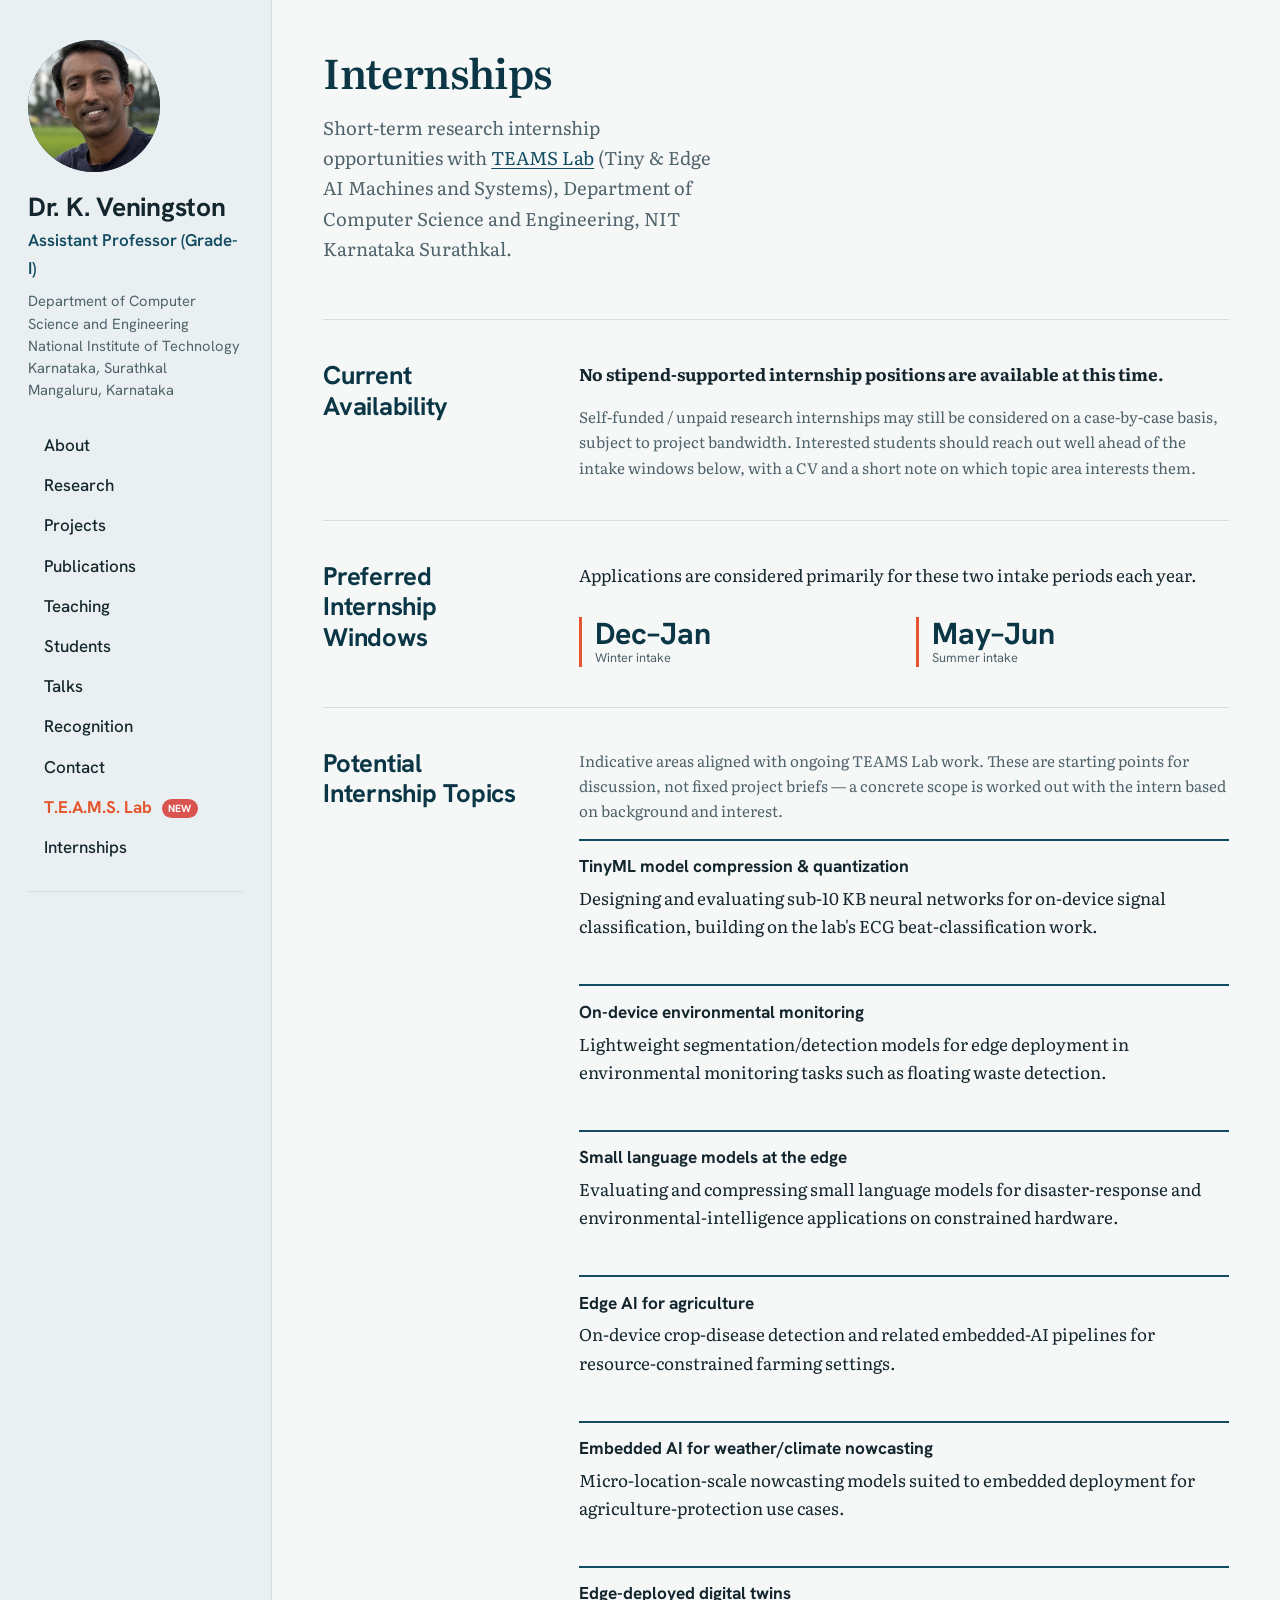
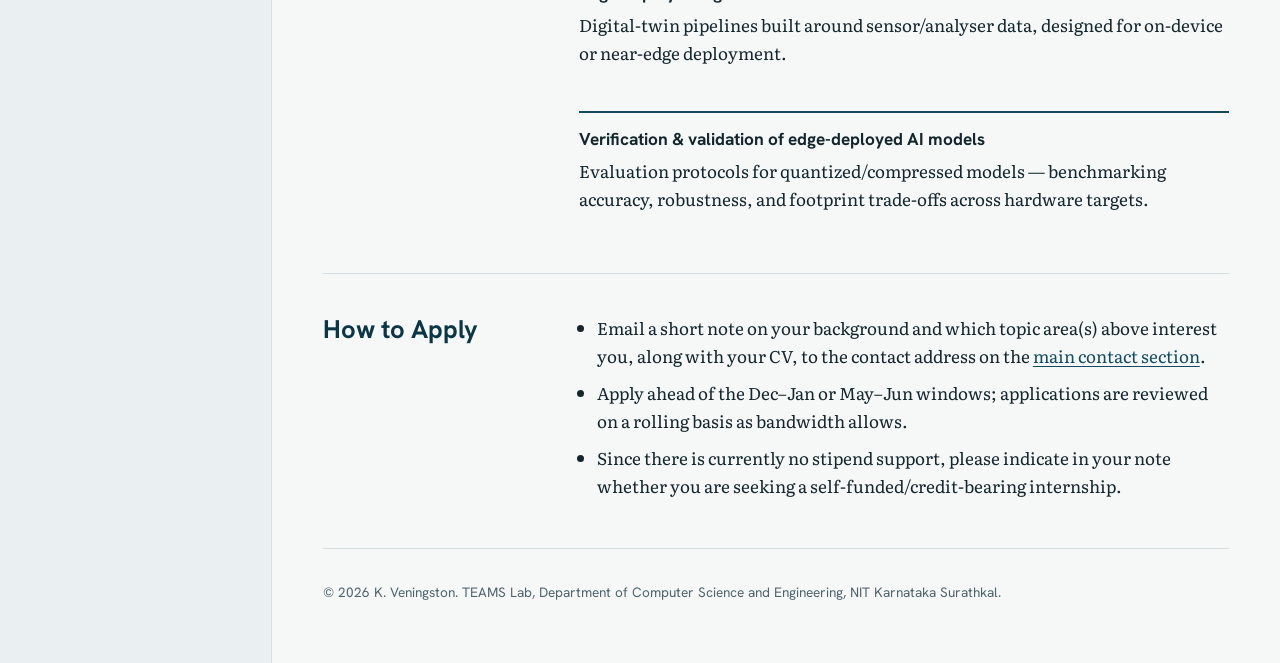
<file: internships.html>
<!doctype html>
<html lang="en">
<head>
  <meta charset="utf-8">
  <meta name="viewport" content="width=device-width, initial-scale=1">
  <title>Internships | T.E.A.M.S. Lab | Dr. K. Veningston, NITK Surathkal</title>
  <meta name="description" content="Internship opportunities with TEAMS Lab (Tiny & Edge AI Machines and Systems), Department of Computer Science and Engineering, NIT Karnataka Surathkal.">
  <meta name="author" content="K. Veningston">
  <meta name="theme-color" content="#124C61">
  <meta property="og:type" content="website">
  <meta property="og:title" content="Internships | T.E.A.M.S. Lab">
  <meta property="og:description" content="Internship topics, intake windows, and current availability for TEAMS Lab.">
  <link rel="icon" href="data:image/svg+xml,%3Csvg xmlns='http://www.w3.org/2000/svg' viewBox='0 0 32 32'%3E%3Crect width='32' height='32' rx='6' fill='%23124C61'/%3E%3Cpath d='M7 22 L13 10 L19 20 L22 15 L26 22 Z' fill='%23F6F8F8'/%3E%3C/svg%3E">
  <link rel="preconnect" href="https://fonts.googleapis.com">
  <link rel="preconnect" href="https://fonts.gstatic.com" crossorigin>
  <link href="https://fonts.googleapis.com/css2?family=Hanken+Grotesk:wght@400;500;600;700&family=Literata:ital,opsz,wght@0,7..72,400;0,7..72,600;1,7..72,400&display=swap" rel="stylesheet">
  <link rel="stylesheet" href="assets/css/style.css">
</head>
<body>
  <a class="skip" href="#main">Skip to content</a>

  <div class="layout">
    <aside class="side" aria-label="Profile and navigation">
      <div class="side-inner">
        <div class="portrait" id="portrait">
          <img src="assets/img/profile.jpeg" alt="Portrait of Dr. K. Veningston" width="132" height="132" onerror="this.remove()">
          <span class="monogram" aria-hidden="true">KV</span>
        </div>
        <h1 class="name">Dr. K. Veningston</h1>
        <p class="role">Assistant Professor (Grade-I)</p>
        <p class="affil">
          Department of Computer Science and Engineering<br>
          National Institute of Technology Karnataka, Surathkal<br>
          Mangaluru, Karnataka
        </p>

        <nav class="nav" aria-label="Sections">
          <ul>
            <li><a href="index.html#about">About</a></li>
            <li><a href="index.html#research">Research</a></li>
            <li><a href="index.html#projects">Projects</a></li>
            <li><a href="index.html#publications">Publications</a></li>
            <li><a href="index.html#teaching">Teaching</a></li>
            <li><a href="index.html#group">Students</a></li>
            <li><a href="index.html#talks">Talks</a></li>
            <li><a href="index.html#service">Recognition</a></li>
            <li><a href="index.html#contact">Contact</a></li>
            <li>
                <a href="teams-lab.html" class="nav-new">
                  T.E.A.M.S. Lab
                <span class="badge-new">NEW</span>
                </a>
            </li>
            <li><a href="internships.html" aria-current="page">Internships</a></li>
          </ul>
        </nav>

        <ul class="ext" aria-label="Profiles">
          <li><a href="https://orcid.org/0000-0002-8060-5450" rel="me noopener">ORCID</a></li>
        </ul>
      </div>
    </aside>

    <main id="main" class="content">

      <section class="hero" aria-labelledby="hero-title">
        <div class="hero-text">
          <h2 id="hero-title" class="hero-title">Internships</h2>
          <p class="hero-sub">Short-term research internship opportunities with <a href="teams-lab.html">TEAMS Lab</a> (Tiny &amp; Edge AI Machines and Systems), Department of Computer Science and Engineering, NIT Karnataka Surathkal.</p>
        </div>
      </section>

      <section id="availability" class="block" aria-labelledby="h-avail">
        <h2 id="h-avail">Current Availability</h2>
        <div class="body">
          <p><strong>No stipend-supported internship positions are available at this time.</strong></p>
          <p class="note">Self-funded / unpaid research internships may still be considered on a case-by-case basis, subject to project bandwidth. Interested students should reach out well ahead of the intake windows below, with a CV and a short note on which topic area interests them.</p>
        </div>
      </section>

      <section id="windows" class="block" aria-labelledby="h-windows">
        <h2 id="h-windows">Preferred Internship Windows</h2>
        <div class="body">
          <p>Applications are considered primarily for these two intake periods each year.</p>
          <dl class="facts">
            <div><dt>Winter intake</dt><dd>Dec&ndash;Jan</dd></div>
            <div><dt>Summer intake</dt><dd>May&ndash;Jun</dd></div>
          </dl>
        </div>
      </section>

      <section id="topics" class="block" aria-labelledby="h-topics">
        <h2 id="h-topics">Potential Internship Topics</h2>
        <div class="body">
          <p class="note">Indicative areas aligned with ongoing TEAMS Lab work. These are starting points for discussion, not fixed project briefs &mdash; a concrete scope is worked out with the intern based on background and interest.</p>
          <div class="grid-2">
            <article class="area"><h3>TinyML model compression &amp; quantization</h3><p>Designing and evaluating sub-10 KB neural networks for on-device signal classification, building on the lab's ECG beat-classification work.</p></article>
            <article class="area"><h3>On-device environmental monitoring</h3><p>Lightweight segmentation/detection models for edge deployment in environmental monitoring tasks such as floating waste detection.</p></article>
            <article class="area"><h3>Small language models at the edge</h3><p>Evaluating and compressing small language models for disaster-response and environmental-intelligence applications on constrained hardware.</p></article>
            <article class="area"><h3>Edge AI for agriculture</h3><p>On-device crop-disease detection and related embedded-AI pipelines for resource-constrained farming settings.</p></article>
            <article class="area"><h3>Embedded AI for weather/climate nowcasting</h3><p>Micro-location-scale nowcasting models suited to embedded deployment for agriculture-protection use cases.</p></article>
            <article class="area"><h3>Edge-deployed digital twins</h3><p>Digital-twin pipelines built around sensor/analyser data, designed for on-device or near-edge deployment.</p></article>
            <article class="area"><h3>Verification &amp; validation of edge-deployed AI models</h3><p>Evaluation protocols for quantized/compressed models &mdash; benchmarking accuracy, robustness, and footprint trade-offs across hardware targets.</p></article>
          </div>
        </div>
      </section>

      <section id="how-to-apply" class="block" aria-labelledby="h-apply">
        <h2 id="h-apply">How to Apply</h2>
        <div class="body">
          <ul class="plain">
            <li>Email a short note on your background and which topic area(s) above interest you, along with your CV, to the contact address on the <a href="index.html#contact">main contact section</a>.</li>
            <li>Apply ahead of the Dec&ndash;Jan or May&ndash;Jun windows; applications are reviewed on a rolling basis as bandwidth allows.</li>
            <li>Since there is currently no stipend support, please indicate in your note whether you are seeking a self-funded/credit-bearing internship.</li>
          </ul>
        </div>
      </section>

      <footer class="foot"><p>&copy; <span id="yr">2026</span> K. Veningston. TEAMS Lab, Department of Computer Science and Engineering, NIT Karnataka Surathkal.</p></footer>
    </main>
  </div>

  <script src="assets/js/main.js" defer></script>
</body>
</html>
</file>
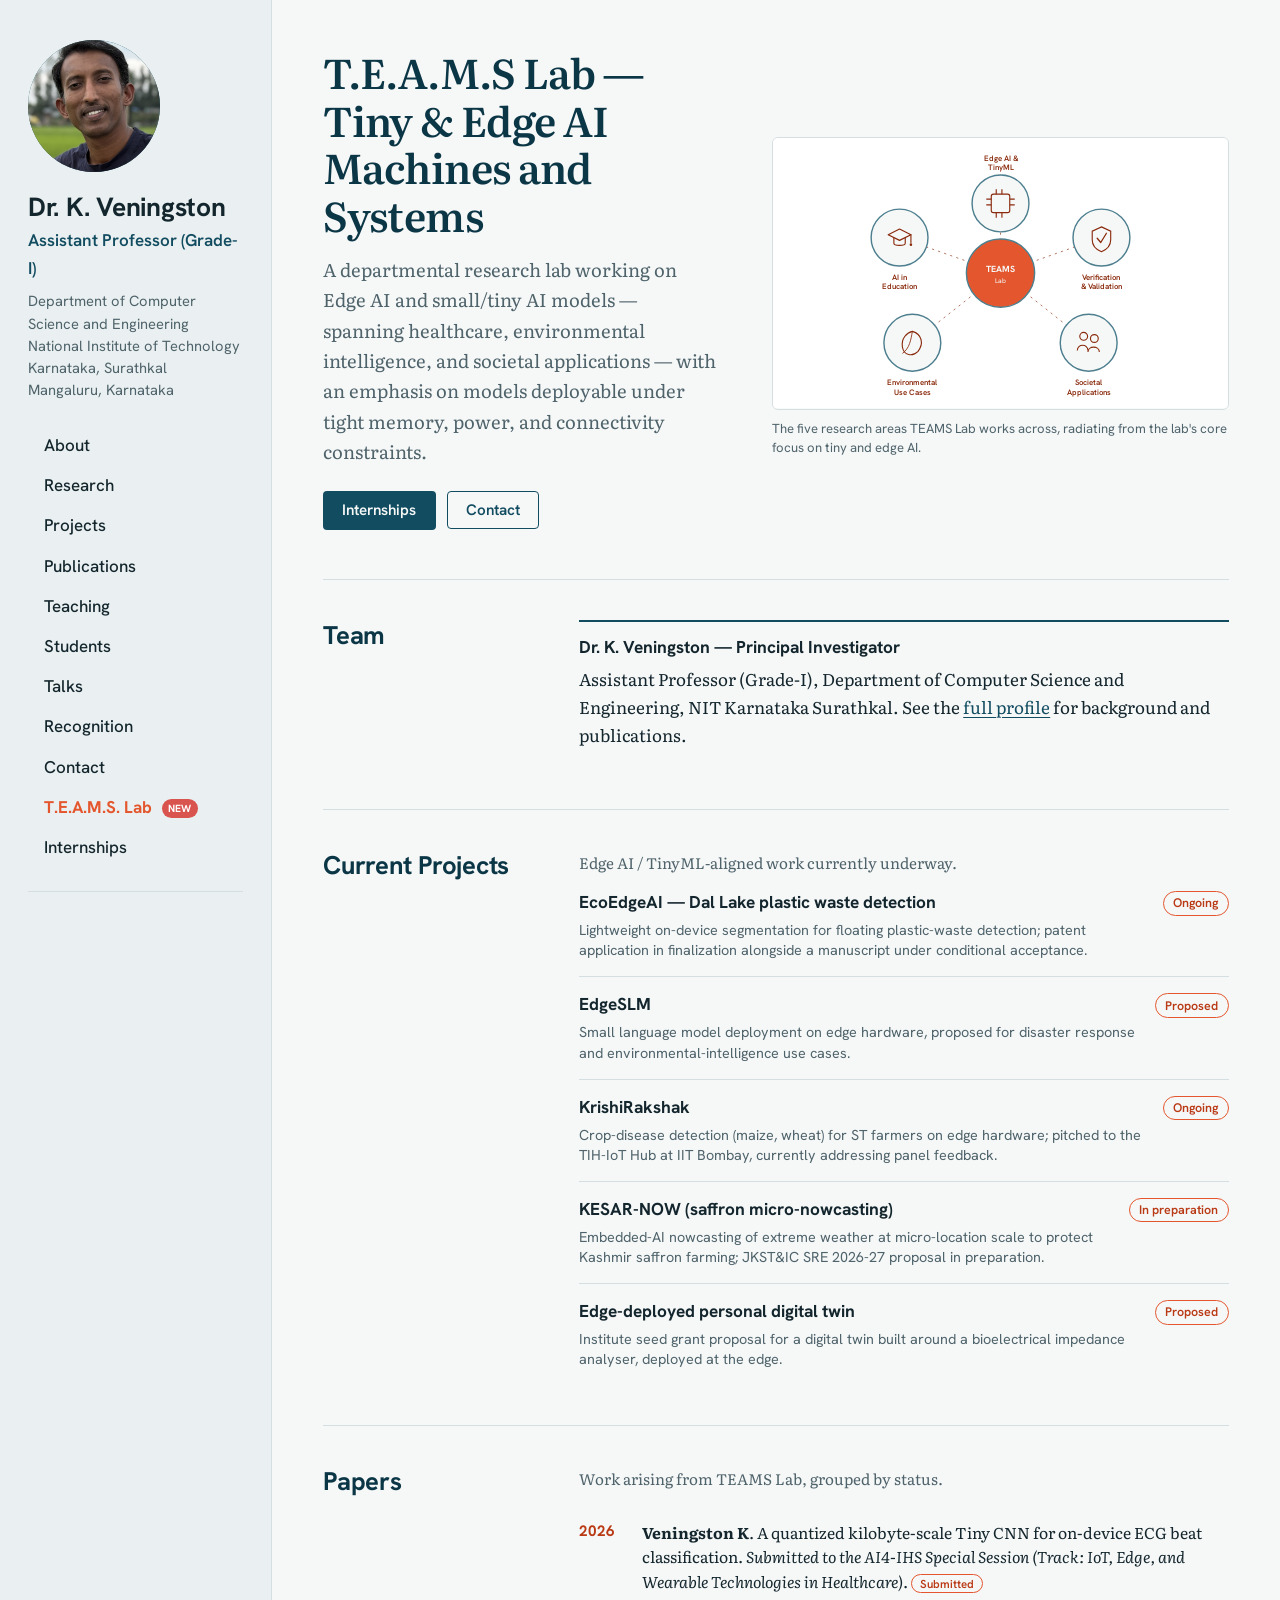
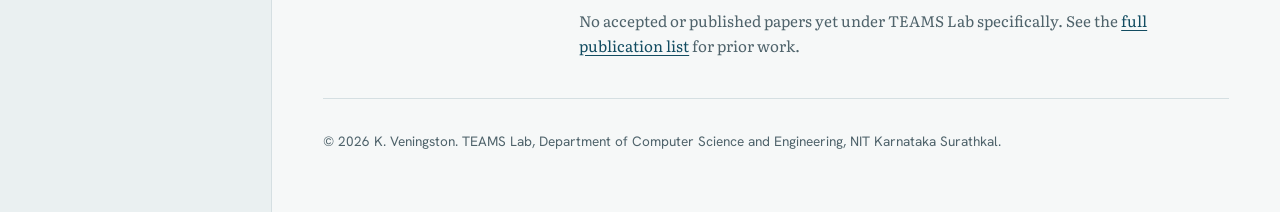
<file: teams-lab.html>
<!doctype html>
<html lang="en">
<head>
  <meta charset="utf-8">
  <meta name="viewport" content="width=device-width, initial-scale=1">
  <title>T.E.A.M.S Lab | Dr. K. Veningston, NITK Surathkal</title>
  <meta name="description" content="TEAMS Lab (Tiny & Edge AI Machines and Systems) — Edge AI and TinyML research lab, Department of Computer Science and Engineering, NIT Karnataka Surathkal.">
  <meta name="author" content="K. Veningston">
  <meta name="theme-color" content="#124C61">
  <meta property="og:type" content="website">
  <meta property="og:title" content="T.E.A.M.S. Lab | Dr. K. Veningston, NITK Surathkal">
  <meta property="og:description" content="Tiny & Edge AI Machines and Systems — a departmental research lab on Edge AI and small/tiny AI models.">
  <link rel="icon" href="data:image/svg+xml,%3Csvg xmlns='http://www.w3.org/2000/svg' viewBox='0 0 32 32'%3E%3Crect width='32' height='32' rx='6' fill='%23124C61'/%3E%3Cpath d='M7 22 L13 10 L19 20 L22 15 L26 22 Z' fill='%23F6F8F8'/%3E%3C/svg%3E">
  <link rel="preconnect" href="https://fonts.googleapis.com">
  <link rel="preconnect" href="https://fonts.gstatic.com" crossorigin>
  <link href="https://fonts.googleapis.com/css2?family=Hanken+Grotesk:wght@400;500;600;700&family=Literata:ital,opsz,wght@0,7..72,400;0,7..72,600;1,7..72,400&display=swap" rel="stylesheet">
  <link rel="stylesheet" href="assets/css/style.css">
</head>
<body>
  <a class="skip" href="#main">Skip to content</a>

  <div class="layout">
    <aside class="side" aria-label="Profile and navigation">
      <div class="side-inner">
        <div class="portrait" id="portrait">
          <img src="assets/img/profile.jpeg" alt="Portrait of Dr. K. Veningston" width="132" height="132" onerror="this.remove()">
          <span class="monogram" aria-hidden="true">KV</span>
        </div>
        <h1 class="name">Dr. K. Veningston</h1>
        <p class="role">Assistant Professor (Grade-I)</p>
        <p class="affil">
          Department of Computer Science and Engineering<br>
          National Institute of Technology Karnataka, Surathkal<br>
          Mangaluru, Karnataka
        </p>

        <nav class="nav" aria-label="Sections">
          <ul>
            <li><a href="index.html#about">About</a></li>
            <li><a href="index.html#research">Research</a></li>
            <li><a href="index.html#projects">Projects</a></li>
            <li><a href="index.html#publications">Publications</a></li>
            <li><a href="index.html#teaching">Teaching</a></li>
            <li><a href="index.html#group">Students</a></li>
            <li><a href="index.html#talks">Talks</a></li>
            <li><a href="index.html#service">Recognition</a></li>
            <li><a href="index.html#contact">Contact</a></li>
            <li>
                <a href="teams-lab.html" aria-current="page" class="nav-new">
                  T.E.A.M.S. Lab
                <span class="badge-new">NEW</span>
                </a>
            </li>
            <!-- <li><a href="teams-lab.html" aria-current="page">T.E.A.M.S. Lab</a></li> -->
            <li><a href="internships.html">Internships</a></li>
          </ul>
        </nav>

        <ul class="ext" aria-label="Profiles">
          <li><a href="https://orcid.org/0000-0002-8060-5450" rel="me noopener">ORCID</a></li>
        </ul>
      </div>
    </aside>

    <main id="main" class="content">

      <section class="hero" aria-labelledby="hero-title">
        <div class="hero-text">
          <h2 id="hero-title" class="hero-title">T.E.A.M.S Lab — Tiny &amp; Edge AI Machines and Systems</h2>
          <p class="hero-sub">A departmental research lab working on Edge AI and small/tiny AI models — spanning healthcare, environmental intelligence, and societal applications — with an emphasis on models deployable under tight memory, power, and connectivity constraints.</p>
          <p class="hero-cta"><a class="btn" href="internships.html">Internships</a> <a class="btn btn-ghost" href="index.html#contact">Contact</a></p>
        </div>
          
        <figure class="aerial">
  <svg viewBox="0 0 640 380" role="img" aria-labelledby="lab-aerial-t lab-aerial-d" xmlns="http://www.w3.org/2000/svg">
    <title id="lab-aerial-t">Illustration of TEAMS Lab's five research areas</title>
    <desc id="lab-aerial-d">A hub-and-spoke diagram: a central TEAMS Lab node connects to five areas — Edge AI and TinyML, Verification and Validation, Societal Applications, Environmental Use Cases, and AI in Education.</desc>

    <!-- <rect width="640" height="380" fill="var(--land)"/> -->
    <rect width="640" height="380" fill="#ffffff"/>
    <!-- spokes -->
    <g stroke="var(--box-label)" stroke-width="1.4" stroke-dasharray="3 6" opacity=".65" fill="none">
      <path d="M320 190 L320 92"/>
      <path d="M320 190 L462 140"/>
      <path d="M320 190 L444 288"/>
      <path d="M320 190 L196 288"/>
      <path d="M320 190 L178 140"/>
    </g>

    <!-- hub -->
    <g transform="translate(320,190)">
      <circle r="48" fill="var(--box)" stroke="var(--shore)" stroke-width="2"/>
      <text text-anchor="middle" y="-2" font-family="Hanken Grotesk, system-ui, sans-serif" font-size="12.5" font-weight="700" fill="var(--paper)">TEAMS</text>
      <text text-anchor="middle" y="14" font-family="Hanken Grotesk, system-ui, sans-serif" font-size="9.5" fill="var(--paper)">Lab</text>
    </g>

    <!-- node: Edge AI / TinyML (top) -->
    <g transform="translate(320,92)">
      <circle r="40" fill="var(--paper)" stroke="var(--shore)" stroke-width="2"/>
      <g stroke="var(--box-label)" stroke-width="1.6" fill="none">
        <rect x="-13" y="-13" width="26" height="26" rx="3"/>
        <path d="M-13 -6 h-7 M-13 2 h-7 M13 -6 h7 M13 2 h7 M-6 -13 v-7 M2 -13 v-7 M-6 13 v7 M2 13 v7"/>
      </g>
      <text text-anchor="middle" y="-60" font-family="Hanken Grotesk, system-ui, sans-serif" font-size="11" font-weight="600" fill="var(--box-label)">Edge AI &amp;</text>
      <text text-anchor="middle" y="-47" font-family="Hanken Grotesk, system-ui, sans-serif" font-size="11" font-weight="600" fill="var(--box-label)">TinyML</text>
    </g>

    <!-- node: Verification &amp; Validation (upper right) -->
    <g transform="translate(462,140)">
      <circle r="40" fill="var(--paper)" stroke="var(--shore)" stroke-width="2"/>
      <path d="M0 -15 L13 -9 V3 C13 11 7 17 0 20 C-7 17 -13 11 -13 3 V-9 Z" fill="none" stroke="var(--box-label)" stroke-width="1.6"/>
      <path d="M-6 1 L-1 7 L7 -6" fill="none" stroke="var(--box-label)" stroke-width="1.8" stroke-linecap="round" stroke-linejoin="round"/>
      <text text-anchor="middle" y="60" font-family="Hanken Grotesk, system-ui, sans-serif" font-size="11" font-weight="600" fill="var(--box-label)">Verification</text>
      <text text-anchor="middle" y="73" font-family="Hanken Grotesk, system-ui, sans-serif" font-size="11" font-weight="600" fill="var(--box-label)">&amp; Validation</text>
    </g>

    <!-- node: Societal Applications (lower right) -->
    <g transform="translate(444,288)">
      <circle r="40" fill="var(--paper)" stroke="var(--shore)" stroke-width="2"/>
      <g fill="none" stroke="var(--box-label)" stroke-width="1.6">
        <circle cx="-7" cy="-9" r="5.5"/>
        <path d="M-16 11 C-16 1 -1 1 -1 11"/>
        <circle cx="8" cy="-6" r="5.5"/>
        <path d="M-1 13 C-1 4 15 4 15 13"/>
      </g>
      <text text-anchor="middle" y="60" font-family="Hanken Grotesk, system-ui, sans-serif" font-size="11" font-weight="600" fill="var(--box-label)">Societal</text>
      <text text-anchor="middle" y="73" font-family="Hanken Grotesk, system-ui, sans-serif" font-size="11" font-weight="600" fill="var(--box-label)">Applications</text>
    </g>

    <!-- node: Environmental Use Cases (lower left) -->
    <g transform="translate(196,288)">
      <circle r="40" fill="var(--paper)" stroke="var(--shore)" stroke-width="2"/>
      <path d="M0 -16 C14 -12 16 2 8 12 C0 20 -12 18 -14 6 C-16 -6 -8 -14 0 -16 Z" fill="none" stroke="var(--box-label)" stroke-width="1.6"/>
      <path d="M0 -16 C-2 -4 -4 8 -14 15" fill="none" stroke="var(--box-label)" stroke-width="1.2"/>
      <text text-anchor="middle" y="60" font-family="Hanken Grotesk, system-ui, sans-serif" font-size="11" font-weight="600" fill="var(--box-label)">Environmental</text>
      <text text-anchor="middle" y="73" font-family="Hanken Grotesk, system-ui, sans-serif" font-size="11" font-weight="600" fill="var(--box-label)">Use Cases</text>
    </g>

    <!-- node: AI in Education (upper left) -->
    <g transform="translate(178,140)">
      <circle r="40" fill="var(--paper)" stroke="var(--shore)" stroke-width="2"/>
      <g fill="none" stroke="var(--box-label)" stroke-width="1.6" stroke-linejoin="round">
        <path d="M-16 -4 L0 -12 L16 -4 L0 4 Z"/>
        <path d="M-8 0 V8 C-8 12 8 12 8 8 V0" />
        <path d="M16 -4 V7" stroke-linecap="round"/>
        <circle cx="16" cy="10" r="1.8" fill="var(--box-label)" stroke="none"/>
      </g>
      <text text-anchor="middle" y="60" font-family="Hanken Grotesk, system-ui, sans-serif" font-size="11" font-weight="600" fill="var(--box-label)">AI in</text>
      <text text-anchor="middle" y="73" font-family="Hanken Grotesk, system-ui, sans-serif" font-size="11" font-weight="600" fill="var(--box-label)">Education</text>
    </g>
  </svg>
  <figcaption>The five research areas TEAMS Lab works across, radiating from the lab's core focus on tiny and edge AI.</figcaption>
</figure>  

      </section>

      <section id="team" class="block" aria-labelledby="h-team">
        <h2 id="h-team">Team</h2>
        <div class="body">
          <div class="grid-2">
            <article class="area">
              <h3>Dr. K. Veningston &mdash; Principal Investigator</h3>
              <p>Assistant Professor (Grade-I), Department of Computer Science and Engineering, NIT Karnataka Surathkal. See the <a href="index.html#about">full profile</a> for background and publications.</p>
            </article>
          </div>
          <!--
            ADD LAB MEMBERS HERE as more <article class="area"> entries inside
            the <div class="grid-2"> above, one per person, e.g.:

            <article class="area">
              <h3>Full Name &mdash; Ph.D. Scholar</h3>
              <p>One-line research focus within TEAMS Lab.</p>
            </article>
          -->
        </div>
      </section>

      <section id="teams-projects" class="block" aria-labelledby="h-teams-projects">
        <h2 id="h-teams-projects">Current Projects</h2>
        <div class="body">
          <p class="note">Edge AI / TinyML-aligned work currently underway.</p>
          <ol class="rows projects">
            <li><div class="row-main"><h3>EcoEdgeAI &mdash; Dal Lake plastic waste detection</h3><p class="meta">Lightweight on-device segmentation for floating plastic-waste detection; patent application in finalization alongside a manuscript under conditional acceptance.</p></div><span class="tag tag-live">Ongoing</span></li>
            <li><div class="row-main"><h3>EdgeSLM</h3><p class="meta">Small language model deployment on edge hardware, proposed for disaster response and environmental-intelligence use cases.</p></div><span class="tag tag-live">Proposed</span></li>
            <li><div class="row-main"><h3>KrishiRakshak</h3><p class="meta">Crop-disease detection (maize, wheat) for ST farmers on edge hardware; pitched to the TIH-IoT Hub at IIT Bombay, currently addressing panel feedback.</p></div><span class="tag tag-live">Ongoing</span></li>
            <li><div class="row-main"><h3>KESAR-NOW (saffron micro-nowcasting)</h3><p class="meta">Embedded-AI nowcasting of extreme weather at micro-location scale to protect Kashmir saffron farming; JKST&amp;IC SRE 2026-27 proposal in preparation.</p></div><span class="tag tag-live">In preparation</span></li>
            <li><div class="row-main"><h3>Edge-deployed personal digital twin</h3><p class="meta">Institute seed grant proposal for a digital twin built around a bioelectrical impedance analyser, deployed at the edge.</p></div><span class="tag tag-live">Proposed</span></li>
          </ol>
        </div>
      </section>

      <section id="papers" class="block" aria-labelledby="h-papers">
        <h2 id="h-papers">Papers</h2>
        <div class="body">
          <p class="note">Work arising from TEAMS Lab, grouped by status.</p>
          <ol class="pubs">
            <li data-type="conference"><span class="yr">2026</span><p><strong>Veningston K</strong>. A quantized kilobyte-scale Tiny CNN for on-device ECG beat classification. <em>Submitted to the AI4-IHS Special Session (Track: IoT, Edge, and Wearable Technologies in Healthcare)</em>. <span class="badge">Submitted</span></p></li>
          </ol>
          <p class="note">No accepted or published papers yet under TEAMS Lab specifically. See the <a href="index.html#publications">full publication list</a> for prior work.</p>
        </div>
      </section>

      <footer class="foot"><p>&copy; <span id="yr">2026</span> K. Veningston. TEAMS Lab, Department of Computer Science and Engineering, NIT Karnataka Surathkal.</p></footer>
    </main>
  </div>

  <script src="assets/js/main.js" defer></script>
</body>
</html>
</file>
<file: assets/css/style.css>
:root{
  --paper:#F6F8F8; --ink:#14262D; --muted:#4F636B; --line:#D5DFE2;
  --teal:#124C61; --teal-2:#0B3646; --signal:#E4572E; --signal-ink:#B93A15;
  --side-bg:#EAF0F1;
  --w1:#9CC7D3; --w2:#5E9DB0; --land:#E7E3D5; --land-line:#B9B39B; --shore:#4D7F8F;
  --ripple:#F6F8F8; --plastic:#F2F0E6; --box:#E4572E; --box-label:#8A2A0C;
  --serif:'Literata',Georgia,serif; --sans:'Hanken Grotesk',system-ui,-apple-system,'Segoe UI',sans-serif;
}
@media (prefers-color-scheme:dark){
  :root{
    --paper:#0F1A1F; --ink:#E4ECEE; --muted:#9DB0B7; --line:#26363D;
    --teal:#7CC3D8; --teal-2:#A5D8E6; --signal:#FF8A63; --signal-ink:#FFA283;
    --side-bg:#13232A;
    --w1:#2A5B6B; --w2:#183E4B; --land:#1D2A2E; --land-line:#33464C; --shore:#5C97A8;
    --ripple:#9CC7D3; --plastic:#E9E6D8; --box:#FF8A63; --box-label:#FFB59B;
  }
}
*{box-sizing:border-box}
html{scroll-behavior:smooth;scroll-padding-top:1.5rem}
body{margin:0;background:var(--paper);color:var(--ink);font:400 1.0625rem/1.65 var(--serif);-webkit-font-smoothing:antialiased}
a{color:var(--teal);text-decoration-thickness:1px;text-underline-offset:3px}
a:hover{color:var(--signal-ink)}
:focus-visible{outline:3px solid var(--signal);outline-offset:3px;border-radius:2px}
.skip{position:absolute;left:-999px;top:0;background:var(--teal);color:var(--paper);padding:.6rem 1rem;z-index:10}
.skip:focus{left:0}

.layout{display:grid;grid-template-columns:272px minmax(0,1fr);min-height:100vh}
.side{background:var(--side-bg);border-right:1px solid var(--line)}
.side-inner{position:sticky;top:0;padding:2.5rem 1.75rem;font-family:var(--sans);max-height:100vh;overflow:auto}
.portrait{position:relative;width:132px;height:132px;border-radius:50%;overflow:hidden;background:var(--teal);margin-bottom:1.25rem}
.portrait img{position:absolute;inset:0;width:100%;height:100%;object-fit:cover;z-index:1}
.monogram{position:absolute;inset:0;display:grid;place-items:center;color:var(--paper);font:600 2.4rem var(--sans);letter-spacing:.02em}
.name{font:700 1.65rem/1.15 var(--sans);margin:0 0 .25rem;letter-spacing:-.01em}
.role{margin:0;font-weight:600;color:var(--teal)}
.affil{margin:.5rem 0 1.5rem;font-size:.92rem;color:var(--muted);line-height:1.5}
.nav ul,.ext{list-style:none;margin:0;padding:0}
.nav a{display:block;padding:.38rem 0 .38rem .85rem;border-left:2px solid transparent;color:var(--ink);text-decoration:none;font-weight:500}
.nav a:hover{color:var(--teal)}
.nav a.on{border-left-color:var(--signal);color:var(--teal);font-weight:700}
.ext{margin-top:1.5rem;padding-top:1.25rem;border-top:1px solid var(--line);display:flex;flex-wrap:wrap;gap:.4rem 1rem;font-size:.9rem}
.ext a{font-weight:600}

.content{padding:3rem clamp(1.25rem,4vw,4rem) 3rem;max-width:100rem;min-width:0}
.hero{display:grid;grid-template-columns:minmax(0,1fr) minmax(0,1.15fr);gap:clamp(1.5rem,4vw,3.5rem);align-items:center;margin-bottom:2rem}
.hero-title{font:600 clamp(1.8rem,3.2vw,2.8rem)/1.16 var(--serif);margin:0 0 1rem;letter-spacing:-.015em;color:var(--teal-2)}
.hero-sub{font-size:1.15rem;color:var(--muted);max-width:56ch;margin:0 0 1.5rem}
.btn{display:inline-block;font:600 .95rem var(--sans);padding:.6rem 1.2rem;background:var(--teal);color:var(--paper);border-radius:4px;text-decoration:none;margin-right:.5rem}
.btn:hover{background:var(--teal-2);color:var(--paper)}
.btn-ghost{background:transparent;color:var(--teal);border:1.5px solid var(--teal);padding:.5rem 1.15rem}
.btn-ghost:hover{background:var(--side-bg);color:var(--teal-2)}
.aerial{margin:0}
.aerial svg{display:block;width:100%;height:auto;border-radius:6px;border:1px solid var(--line)}
.aerial figcaption{font:.82rem/1.45 var(--sans);color:var(--muted);margin-top:.6rem}

.boxes rect{animation:draw 1.1s ease-out backwards}
.boxes rect:nth-child(2){animation-delay:.15s}.boxes rect:nth-child(3){animation-delay:.3s}
.boxes rect:nth-child(4){animation-delay:.45s}.boxes rect:nth-child(5){animation-delay:.6s}
.boxes rect:nth-child(6){animation-delay:.75s}.boxes rect:nth-child(7){animation-delay:.9s}
.labels{animation:fade .5s 1.3s backwards}
@keyframes draw{from{stroke-dasharray:100;stroke-dashoffset:100}to{stroke-dasharray:100;stroke-dashoffset:0}}
@keyframes fade{from{opacity:0}}
@media (prefers-reduced-motion:reduce){
  html{scroll-behavior:auto}
  .boxes rect,.labels{animation:none}
}

.block{padding:2.5rem 0;border-top:1px solid var(--line)}
.block h2{font:700 1.6rem/1.2 var(--sans);margin:0 0 1.1rem;color:var(--teal-2);letter-spacing:-.01em}
.block h3{font:700 1.08rem/1.35 var(--sans);margin:0 0 .35rem}
.block p{margin:0 0 1rem;max-width:68ch}
.lede{color:var(--muted)}
.note{color:var(--muted);font-size:.95rem}
.sub{margin-top:1.75rem!important}

.facts{display:grid;grid-template-columns:repeat(auto-fit,minmax(140px,1fr));gap:1.25rem 1.5rem;margin:1.75rem 0 0}
.facts div{border-left:3px solid var(--signal);padding-left:.8rem}
.facts dt{font:.8rem/1.3 var(--sans);color:var(--muted);order:2}
.facts dd{margin:0;font:700 1.9rem/1.1 var(--sans);color:var(--teal-2)}
.facts div{display:flex;flex-direction:column}

.area{padding:1rem 0 .25rem;border-top:1px dashed var(--line)}
.area:first-of-type{border-top:0;padding-top:0}

.rows{list-style:none;margin:0;padding:0}
.rows li{display:flex;justify-content:space-between;gap:1rem;align-items:flex-start;padding:1rem 0;border-top:1px solid var(--line)}
.rows li:first-child{border-top:0;padding-top:0}
.meta{font:.9rem/1.4 var(--sans);color:var(--muted);margin:0!important}
.tag{font:600 .78rem var(--sans);padding:.2rem .6rem;border:1px solid var(--line);border-radius:99px;white-space:nowrap;color:var(--muted)}
.tag-live{border-color:var(--signal);color:var(--signal-ink)}

.plain{margin:0;padding-left:1.1rem;max-width:68ch}
.plain li{margin-bottom:.55rem}

.pubs{list-style:none;margin:0;padding:0}
.pubs li{display:grid;grid-template-columns:3.4rem 1fr;gap:.5rem;padding:.85rem 0;border-top:1px solid var(--line)}
.pubs li:first-child{border-top:0}
.pubs p{margin:0;font-size:.98rem;line-height:1.55;max-width:none}
.yr{font:700 .95rem var(--sans);color:var(--signal-ink)}

.chips{list-style:none;display:flex;flex-wrap:wrap;gap:.5rem;padding:0;margin:1rem 0}
.chips li{font:500 .92rem var(--sans);padding:.3rem .8rem;border:1px solid var(--line);border-radius:99px;background:var(--side-bg)}

.timeline{list-style:none;margin:0 0 1.5rem;padding:0}
.timeline li{display:grid;grid-template-columns:8rem 1fr;gap:1rem;padding:.55rem 0;border-top:1px solid var(--line)}
.timeline li:first-child{border-top:0}
.when{font:600 .92rem var(--sans);color:var(--teal)}

address{font-style:normal;margin-bottom:1rem}
.foot{border-top:1px solid var(--line);padding-top:1.25rem;font:.85rem var(--sans);color:var(--muted)}

@media (max-width:900px){
  .layout{grid-template-columns:1fr}
  .side{border-right:0;border-bottom:1px solid var(--line)}
  .side-inner{position:static;max-height:none;padding:1.5rem 1.25rem}
  .nav ul{display:flex;flex-wrap:wrap;gap:.25rem .9rem}
  .nav a{border-left:0;border-bottom:2px solid transparent;padding:.3rem 0}
  .nav a.on{border-bottom-color:var(--signal)}
  .content{padding-top:2rem}
}
@media (max-width:560px){
  .rows li{flex-direction:column}
  .timeline li{grid-template-columns:1fr;gap:0}
  .pubs li{grid-template-columns:1fr}
}
@media print{.side{display:none}.layout{display:block}}

/* wide section layout */
.strip{grid-template-columns:repeat(auto-fit,minmax(120px,1fr));margin:0 0 3rem;padding:1.5rem 0;border-top:1px solid var(--line);border-bottom:1px solid var(--line)}
.block{display:grid;grid-template-columns:13rem minmax(0,1fr);gap:1rem 3rem}
.block>h2{margin:0;position:sticky;top:1.5rem;align-self:start}
.block .body{min-width:0}
.block .body>*:last-child{margin-bottom:0}
.block p{max-width:none}
.body>p,.body .plain,.lede{max-width:72ch}
.cols-2{columns:2 22rem;column-gap:3rem}
.cols-2 p{break-inside:avoid-column}
.grid-2{display:grid;grid-template-columns:repeat(auto-fit,minmax(min(100%,22rem),1fr));gap:1.5rem 3rem;margin-bottom:1.25rem}
.grid-2.tight{margin-top:1.5rem}
.grid-2 .area{border-top:2px solid var(--teal);padding-top:.9rem}
.grid-2 .area:first-of-type{border-top:2px solid var(--teal);padding-top:.9rem}
.sub{margin-top:0!important}
.tools{display:flex;flex-wrap:wrap;gap:.75rem 1.5rem;align-items:center;justify-content:space-between;margin-bottom:.75rem}
.chips-row{display:flex;flex-wrap:wrap;gap:.4rem}
.chip{font:500 .88rem var(--sans);padding:.3rem .8rem;border:1px solid var(--line);border-radius:99px;background:transparent;color:var(--ink);cursor:pointer}
.chip:hover{border-color:var(--teal)}
.chip[aria-pressed=true]{background:var(--teal);border-color:var(--teal);color:var(--paper)}
.search input{font:1rem var(--sans);padding:.5rem .8rem;border:1px solid var(--line);border-radius:4px;background:var(--paper);color:var(--ink);min-width:min(100%,18rem)}
.sr{position:absolute;left:-999px}
.badge{font:600 .72rem var(--sans);color:var(--signal-ink);border:1px solid var(--signal);border-radius:99px;padding:.05rem .5rem;white-space:nowrap}
.pubs li[hidden]{display:none}
.rows .row-main{flex:1}
.facts.strip div,.block .facts div{min-width:0}
@media (max-width:1100px){
  .hero{grid-template-columns:1fr}
  .block{grid-template-columns:1fr;gap:.5rem}
  .block>h2{position:static}
}

.timeline li[hidden]{display:none}
.kind{font:600 .72rem var(--sans);color:var(--teal);text-transform:none;border:1px solid var(--line);border-radius:99px;padding:.05rem .5rem;margin-right:.35rem;white-space:nowrap}
.talks .what{display:block}
button.btn{cursor:pointer}


.nav .nav-new {
  color: var(--box);
  font-weight: 700;
}

.badge-new {
  display: inline-block;
  margin-left: 6px;
  padding: 1px 6px;
  font-size: .65rem;
  font-weight: 700;
  letter-spacing: .04em;
  color: #fff;
  background: #d9534f;
  border-radius: 999px;
  vertical-align: middle;
  animation: flash-new 1.2s ease-in-out infinite;
}

@keyframes flash-new {
  0%, 100% { opacity: 1; }
  50%      { opacity: .25; }
}
</file>
